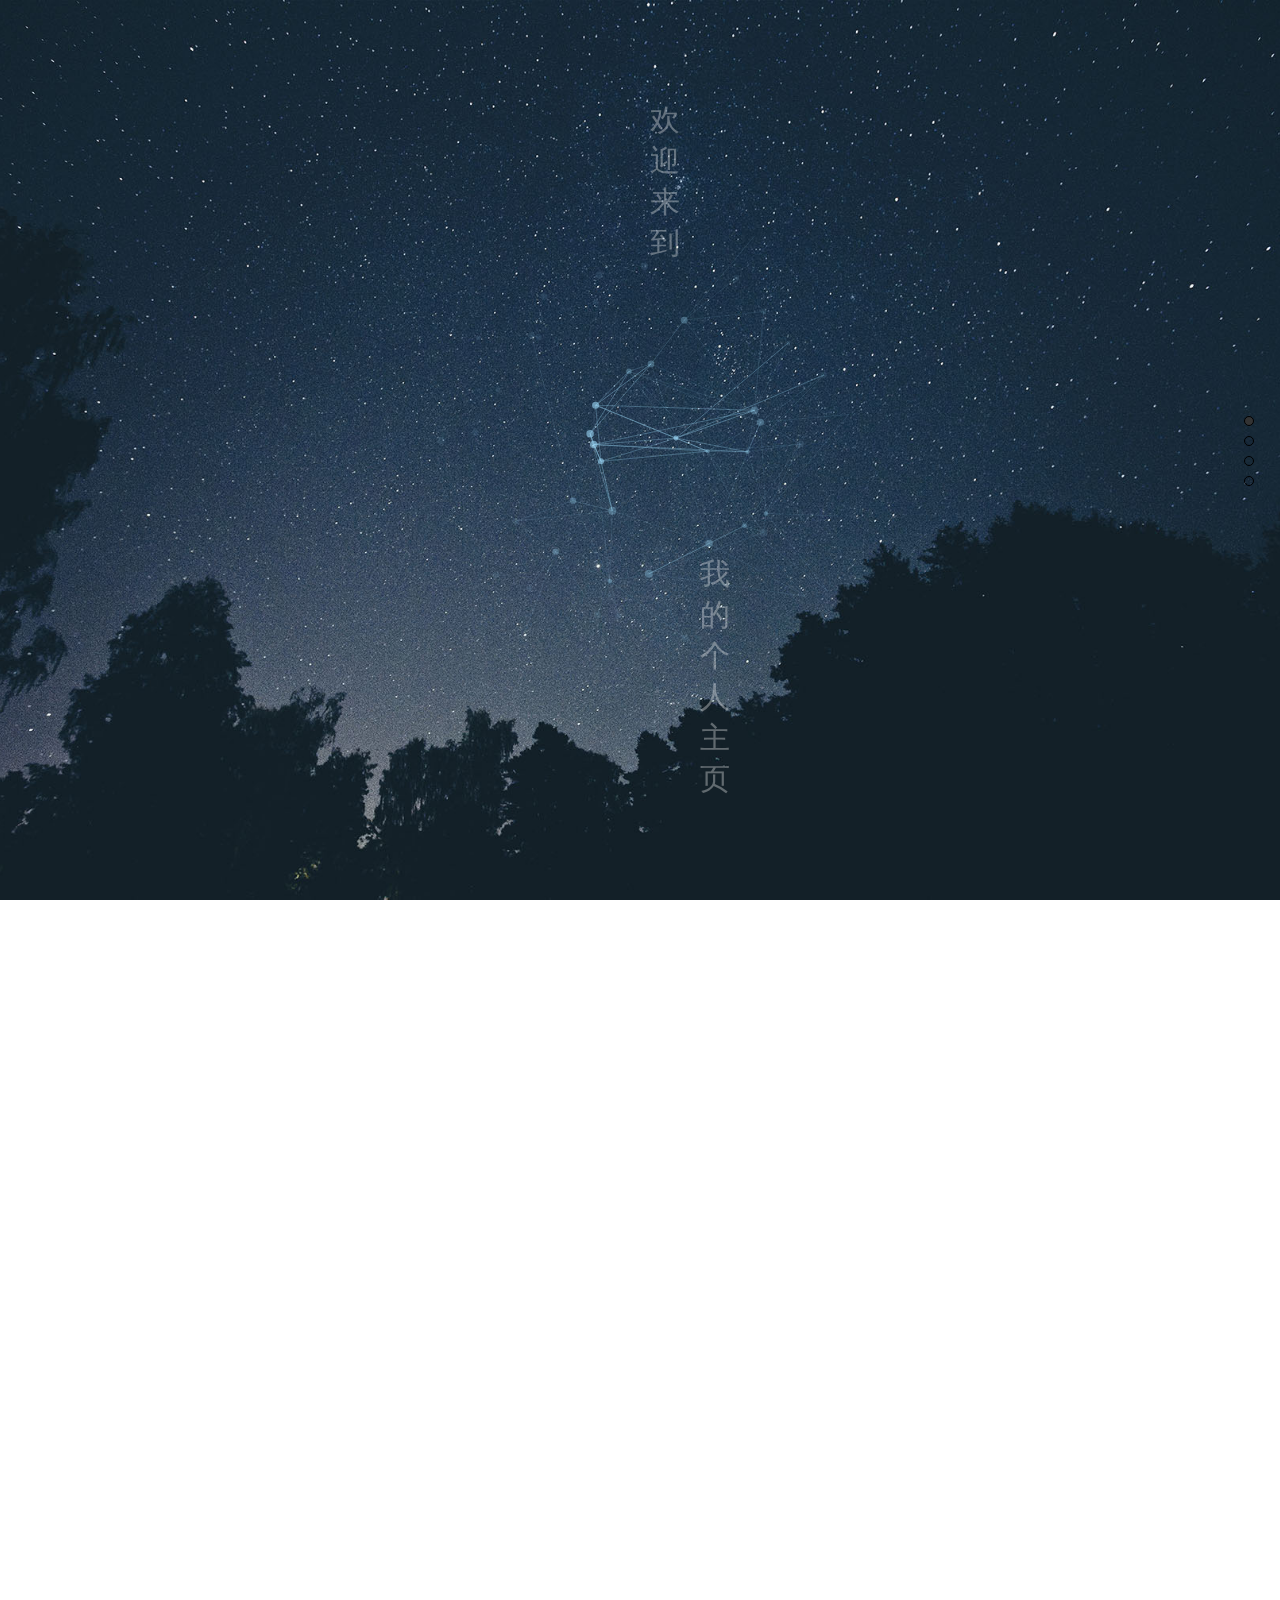
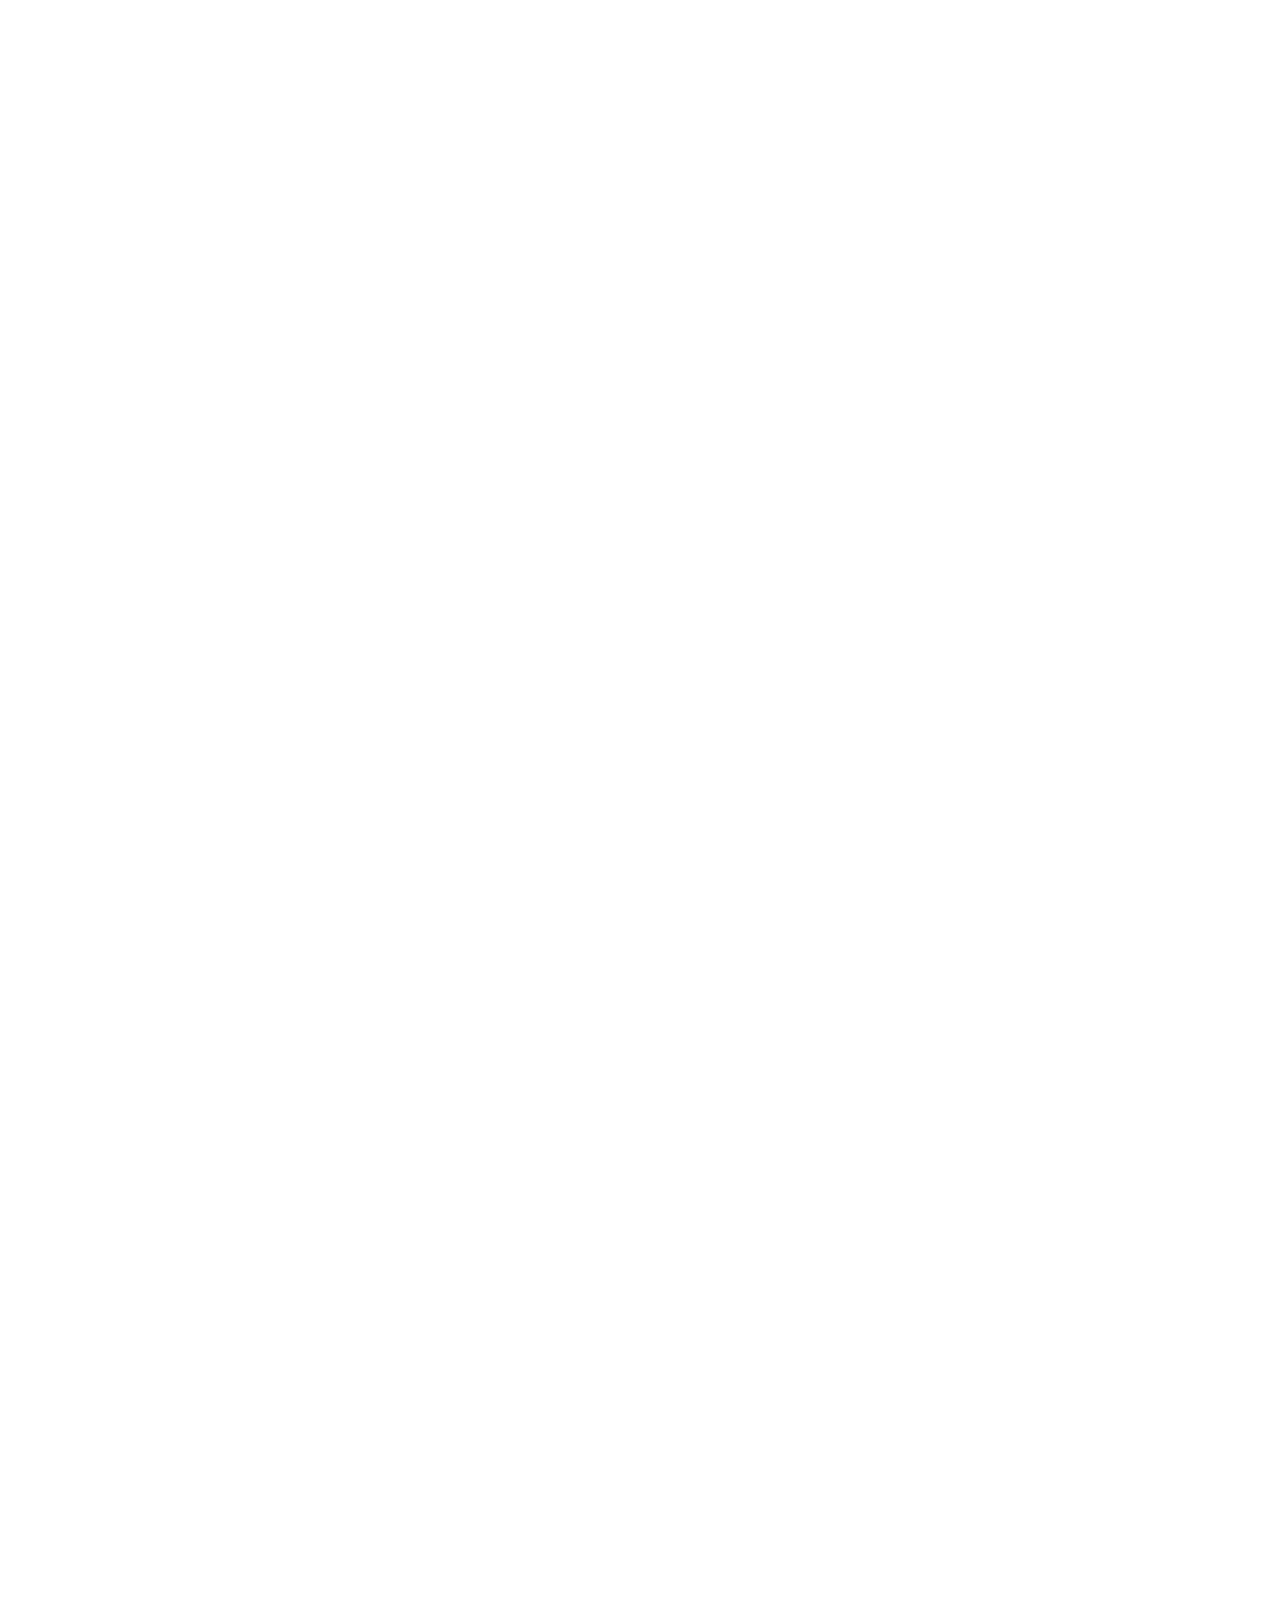
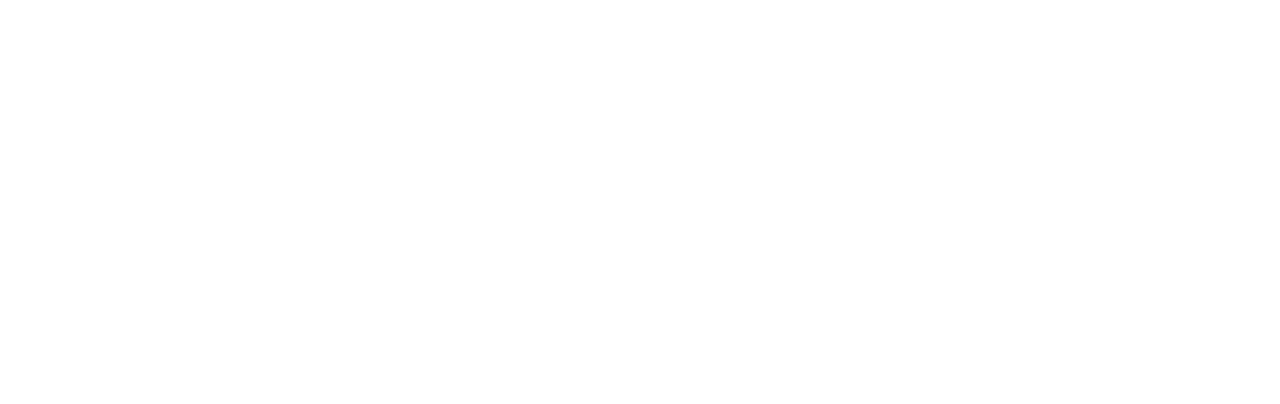
<file: index.html>
<!doctype html>
<html lang="en">
<head>
    <meta charset="UTF-8">
    <title>Document</title>
    <link rel="stylesheet" href="css/css.css">
    <style>
        iframe{
            width: 100%;
            height: 100%;
        }
    </style>
</head>
<body>

<div id="dowebok">
    <div class="section">
        <div class="content">
            <div id="large-header" class="large-header">
                <canvas id="demo-canvas"></canvas>
                <p class="thin">欢迎来到</p>
                <p class="thin2">我的个人主页</p>

            </div>
        </div>
    </div>
    <div class="section" id="dier">
        <div class="zhezhaozhao">
            <div class="ziwo">
                <h1>我精通的技能</h1>
                <div class="jindutiao">
                    <div class="jindu">
                        <canvas width="200" height="200" id="canvas1"></canvas>
                        <p>HTML</p>
                    </div>
                    <div class="jindu3">
                        <canvas width="200" height="200" id="canvas3"></canvas>
                        <p>CSS</p>
                    </div>
                    <div class="jindu2">
                        <canvas width="200" height="200" id="canvas2"></canvas>
                        <p>JavaScript</p>
                    </div>


                </div>
            </div>
        </div>
    </div>
    <div class="section">
        <!-- <div class="xiangmu">
            <div class="xiangmu-top">
                <h1>我的近期项目</h1>
                <p>项目展示</p>
            </div>
            <div class="xiangmu-bottom">
                <ul>
                    <li>
                        <a href="">
                            <img src="img/dazi.jpg" alt="">
                        </a>
                        <div class="tishi">
                            <p>打字游戏</p>
                        </div>
                    </li>
                    <li>
                        <a href="">
                            <img src="img/11.jpg" alt="">
                        </a>
                        <div class="tishi"><p>打字游戏</p></div>
                    </li>
                    <li>
                        <a href="">
                            <img src="img/dazi.jpg" alt="">
                        </a>
                        <div class="tishi"><p>打字游戏</p></div>
                    </li>
                    <li>
                        <a href="">
                            <img src="img/11.jpg" alt="">
                        </a>
                        <div class="tishi"><p>打字游戏</p></div>
                    </li>
                </ul>
                <ul>
                    <li>
                        <a href="">
                            <img src="img/11.jpg" alt="">
                        </a>
                        <div class="tishi"><p>打字游戏</p></div>
                    </li>
                    <li>
                        <a href="">
                            <img src="img/dazi.jpg" alt="">
                        </a>
                        <div class="tishi"><p>打字游戏</p></div>
                    </li>
                    <li>
                        <a href="">
                            <img src="img/11.jpg" alt="">
                        </a>
                        <div class="tishi"><p>打字游戏</p></div>
                    </li>
                    <li>
                        <a href="">
                            <img src="img/dazi.jpg" alt="">
                        </a>
                        <div class="tishi"><p>打字游戏</p></div>
                    </li>
                </ul>
            </div>
        </div> -->
        <iframe src="css/zhenchuang/11/index.html" frameborder="0"></iframe>


    </div>
    <div class="section" id="siping">
        <div class="zhezhao">

        </div>
        <div class="biao">
            <div class="biaoti">
                <h1>雇佣我</h1>
                <p>5年以上开发经验，你值得拥有 </p>
            </div>
            <div class="dizhi">
                <div class="ipt">
                    <input type="text" id="mingzi" placeholder="Your Name">
                    <input type="text" id="mingzi" placeholder="Your Email">
                    <textarea id="neirong" cols="30" rows="10" placeholder="Message"></textarea>
                </div>
                <div class="iptyou">
                    <h3 id="dizhi">我的地址</h3>
                    <p id="zuobiao">坐标中国太原小店区 </p>
                    <p id="dizhi1"><i>地址：</i> 太原</p>
                    <h3 id="dizhi">联系我</h3>
                    <p id="lianxi"><i>QQ:</i>237100544</p>
                    <p id="lianxi"><i>手机号：</i>124546576864</p>
                </div>
            </div>

            <!--</div>-->
            <!--</div>-->
            <!--<nav class="codrops-demos">-->
            <!--<a class="current-demo" href="index.html">Demo 1</a>-->
            <!--<a href="index2.html">Demo 2</a>-->
            <!--<a href="index3.html">Demo 3</a>-->
            <!--<a href="index4.html">Demo 4</a>-->
            <!--</nav>-->
        </div>
    </div>
</div>
</body>
<script src="js/jquery-3.2.1.min.js"></script>
<script src="js/jquery.fullPage.js"></script>
<script src="js/TweenLite.min.js"></script>
<script src="js/EasePack.min.js"></script>
<script src="js/rAF.js"></script>
<script src="js/demo-1.js"></script>
<script src="js/zj.js"></script>
</html>
</file>
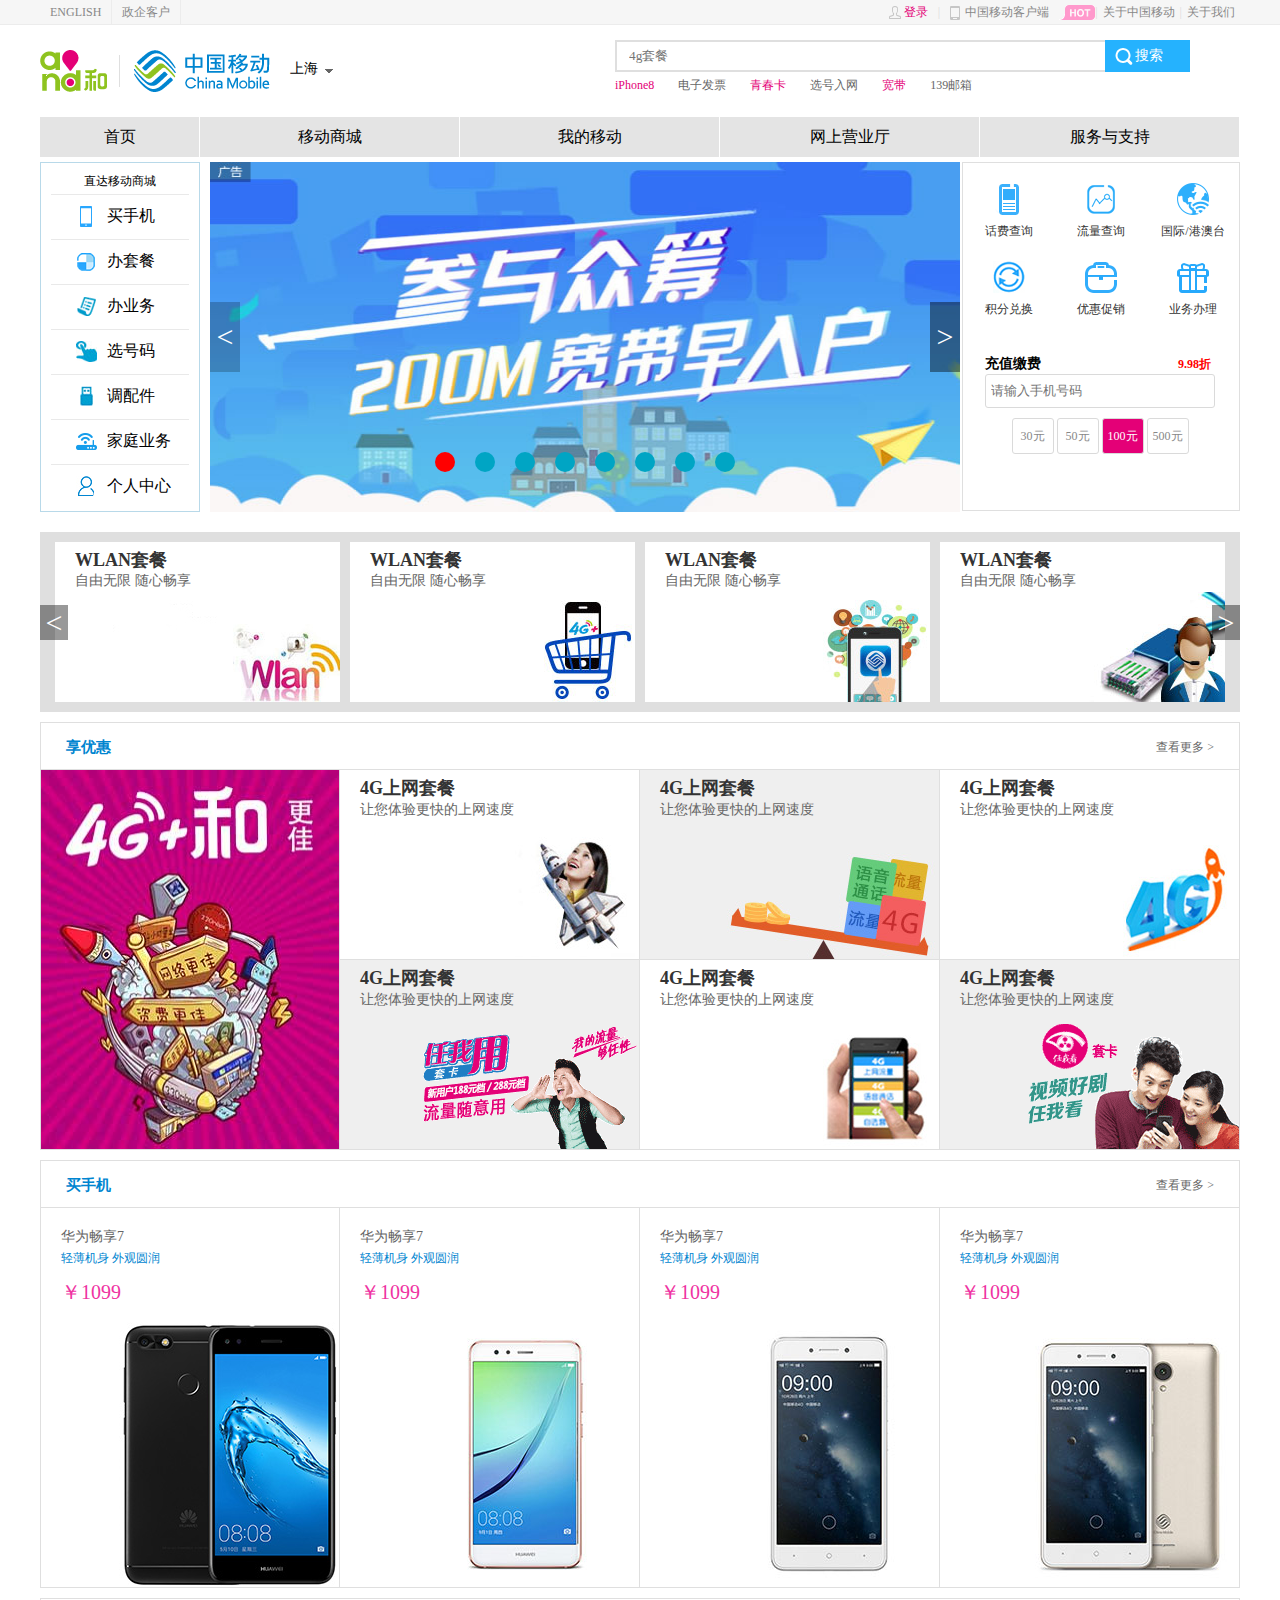
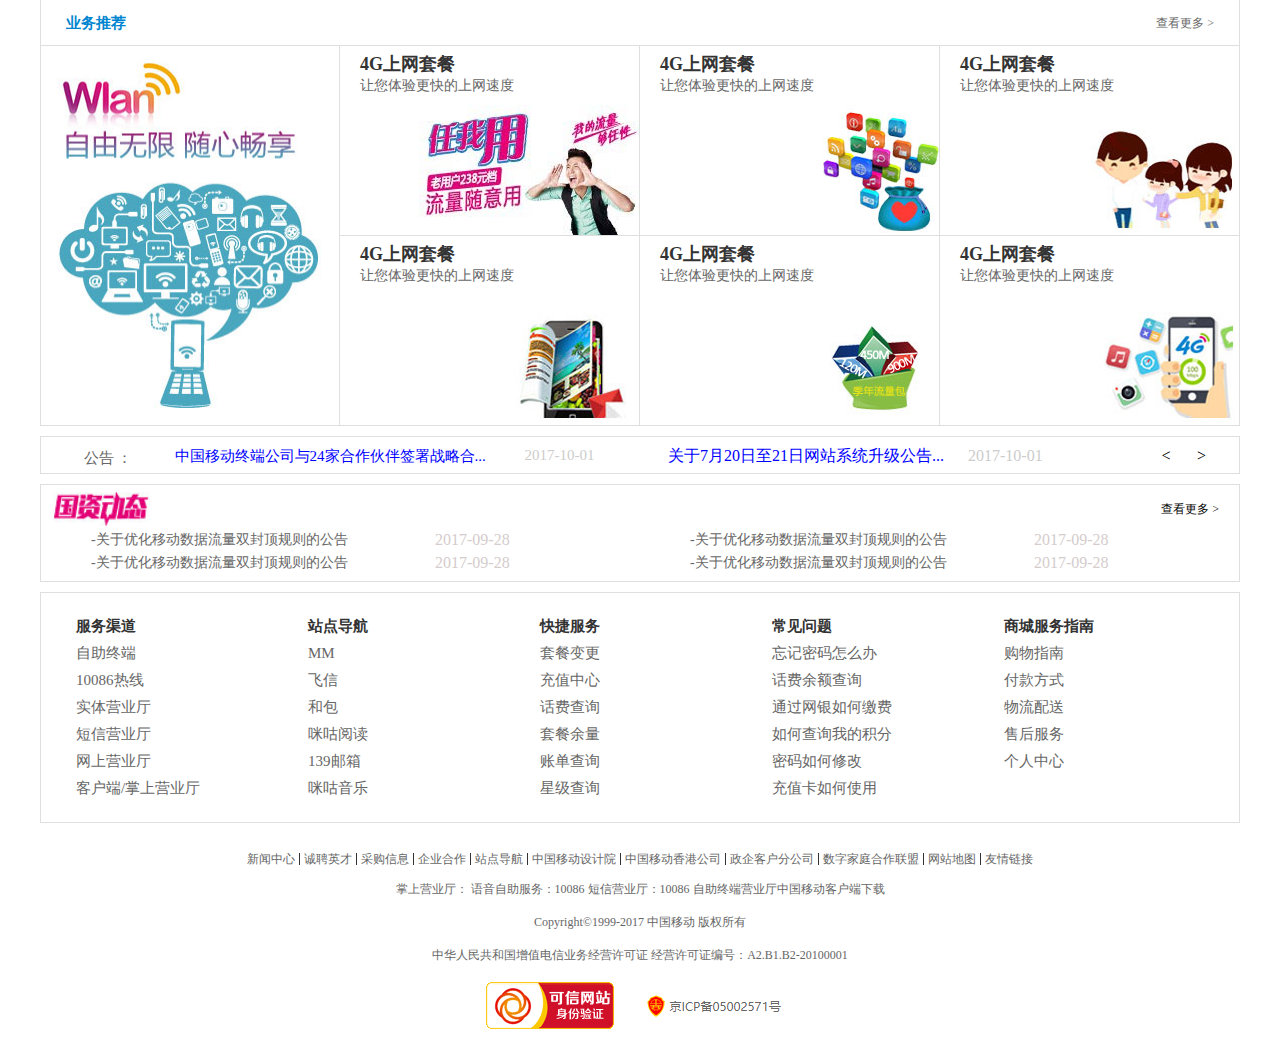
<file: qita/yidong/index.html>
<!DOCTYPE html>
<html lang="en">
<head>
    <meta charset="UTF-8">
    <title>中国移动</title>
    <link rel="stylesheet" href="CSS/index.css">
    <link rel="stylesheet" href="CSS/base.css">
</head>
<body>
<!--顶部-->
<div class="ding">
    <div class="dingbu">
        <div class="left1">
            <a href="">ENGLISH</a>
            <a href="">政企客户</a>
        </div>
        <div class="right">
            <div class="denglu">
                <a href="">登录</a>
            </div>
            <span>|</span>
            <div class="kehu">
                <a id="xian" href="">中国移动客户端</a>
                <img src="img/42.gif" alt="">
                <div class="erweima">
                    <img src="img/erweima.jpg" alt="">
                    <p>扫一扫，随时查话费！</p>
                </div>
            </div>
            <span>|</span>
            <div class="gyyd">
                <a href="">关于中国移动</a>
            </div>
            <span>|</span>
            <div class="gyyd">
                <a href="">关于我们</a>
            </div>

        </div>
    </div>
</div>
<!--顶部结束-->
<!-- 搜索栏 -->
<div class="input">
    <div class="input1">
        <div class="input-left">
            <div class="diqu">
                <a href="">
                    <img src="img/41.png" alt="">
                </a>
            </div>
            <div class="diyu">
                <div class="chushi">上海</div>
            </div>
        </div>
        <div class="input-1">
            <form action="">
                <input id='sousou' type="text" placeholder="4g套餐">
				<span>
					<input id='tijiao' type="submit" value="搜索">
				</span>
            </form>
            <div class="xiaodaohang">
                <a href="">iPhone8</a>
                <a href="">电子发票</a>
                <a href="">青春卡</a>
                <a href="">选号入网</a>
                <a href="">宽带</a>
                <a href="">139邮箱</a>
            </div>
        </div>
    </div>
</div>
<!-- 搜索栏结束 -->
<!-- 导航 -->
<div class="daohang">
    <div class="daohang-1">
        <ul class="daohang-2">
            <li>首页</li>
            <li>移动商城</li>
            <li>我的移动</li>
            <li>网上营业厅</li>
            <li>服务与支持</li>
        </ul>
    </div>
</div>
<!-- 导航结束 -->
<!-- banner -->
<div class="banner">
    <div class="banner-neirong">
        <!-- 商城商品分类 -->
        <div class="shangfenlei">
            <p>直达移动商城</p>
            <ul class="fenleiye">
                <li>
                    <img src="img/45.gif" alt="">
                    <a href="">买手机</a>
                </li>
                <li>
                    <img src="img/46.gif" alt="">
                    <a href="">办套餐</a>
                </li>
                <li>
                    <img src="img/47.gif" alt="">
                    <a href="">办业务</a>
                </li>
                <li>
                    <img src="img/50.jpg" alt="">
                    <a href="">选号码</a>
                </li>
                <li>
                    <img src="img/48.gif" alt="">
                    <a href="">调配件</a>
                </li>
                <li>
                    <img src="img/wuxian.png" alt="">
                    <a href="">家庭业务</a>
                </li>
                <li>
                    <img src="img/wawa.jpg" alt="">
                    <a href="">个人中心</a>
                </li>
            </ul>
        </div>
        <!-- 商城商品分类结束 -->
        <!-- 轮播图 -->
        <div class="box-s">
            <ul class="imges">
                <li class="active"><img src="lunbo/1.jpg" alt=""></li>
                <li><img src="lunbo/2.jpg" alt=""></li>
                <li><img src="lunbo/3.jpg" alt=""></li>
                <li><img src="lunbo/4.jpg" alt=""></li>
                <li><img src="lunbo/5.jpg" alt=""></li>
                <li><img src="lunbo/6.jpg" alt=""></li>
                <li><img src="lunbo/7.jpg" alt=""></li>
                <li><img src="lunbo/8.jpg" alt=""></li>
            </ul>
            <ul class="dian">
                <li class="active"></li>
                <li></li>
                <li></li>
                <li></li>
                <li></li>
                <li></li>
                <li></li>
                <li></li>
            </ul>
            <div class="zuozuo">&lt;</div>
            <div class="youyou">&gt;</div>
        </div>
        <!-- 轮播图结束 -->
        <!-- 充话费 -->
        <div class="chonghuafei">
            <div class="fenkuai">
                <ul class='chong'>
                    <li>
                        <a href="">话费查询</a>
                    </li>
                    <li>
                        <a href="">流量查询</a>
                    </li>
                    <li>
                        <a href="">国际/港澳台</a>
                    </li>
                    <li>
                        <a href="">积分兑换</a>
                    </li>
                    <li>
                        <a href="">优惠促销</a>
                    </li>
                    <li>
                        <a href="">业务办理</a>
                    </li>
                </ul>
            </div>
            <div class="chongzhi">
                <p>
                    <a href="">充值缴费</a>
                    <span>9.98折</span>
                </p>
                <div class="chongzhihuafei">
                    <input type="text" placeholder="请输入手机号码">
                </div>
                <div class="chongduoshao">
                    <div>30元</div>
                    <div>50元</div>
                    <div class="active">100元</div>
                    <div>500元</div>
                </div>
            </div>
        </div>
        <!-- 充话费结束 -->
    </div>
</div>
<!--  banner 结束 -->

<!--优惠套餐-->
<div class="long-box">
    <div class="long-inner">
        <ul class="long">
            <li>
                <h3>WLAN套餐</h3>
                <h4>自由无限 随心畅享</h4>
                <div><img src="img/long-pc5.jpg" alt=""></div>
            </li>
            <li>
                <h3>WLAN套餐</h3>
                <h4>自由无限 随心畅享</h4>
                <div><img src="img/long-pc6.jpg" alt=""></div>
            </li>
            <li>
                <h3>WLAN套餐</h3>
                <h4>自由无限 随心畅享</h4>
                <div><img src="img/long-pc7.jpg" alt=""></div>
            </li>
            <li>
                <h3>WLAN套餐</h3>
                <h4>自由无限 随心畅享</h4>
                <div><img src="img/long-pc8.jpg" alt=""></div>
            </li>

            <li>
                <h3>WLAN套餐</h3>
                <h4>自由无限 随心畅享</h4>
                <div><img src="img/long-pc1.jpg" alt=""></div>
            </li>
            <li>
                <h3>WLAN套餐</h3>
                <h4>自由无限 随心畅享</h4>
                <div><img src="img/long-pc2.jpg" alt=""></div>
            </li>
            <li>
                <h3>WLAN套餐</h3>
                <h4>自由无限 随心畅享</h4>
                <div><img src="img/long-pc3.jpg" alt=""></div>
            </li>
            <li>
                <h3>WLAN套餐</h3>
                <h4>自由无限 随心畅享</h4>
                <div><img src="img/long-pc4.jpg" alt=""></div>
            </li>

            <li>
                <h3>WLAN套餐</h3>
                <h4>自由无限 随心畅享</h4>
                <div><img src="img/long-pc1.jpg" alt=""></div>
            </li>
            <li>
                <h3>WLAN套餐</h3>
                <h4>自由无限 随心畅享</h4>
                <div><img src="img/long-pc2.jpg" alt=""></div>
            </li>
            <li>
                <h3>WLAN套餐</h3>
                <h4>自由无限 随心畅享</h4>
                <div><img src="img/long-pc3.jpg" alt=""></div>
            </li>
            <li>
                <h3>WLAN套餐</h3>
                <h4>自由无限 随心畅享</h4>
                <div><img src="img/long-pc4.jpg" alt=""></div>
            </li>

            <li>
                <h3>WLAN套餐</h3>
                <h4>自由无限 随心畅享</h4>
                <div><img src="img/long-pc5.jpg" alt=""></div>
            </li>
            <li>
                <h3>WLAN套餐</h3>
                <h4>自由无限 随心畅享</h4>
                <div><img src="img/long-pc6.jpg" alt=""></div>
            </li>
            <li>
                <h3>WLAN套餐</h3>
                <h4>自由无限 随心畅享</h4>
                <div><img src="img/long-pc7.jpg" alt=""></div>
            </li>
            <li>
                <h3>WLAN套餐</h3>
                <h4>自由无限 随心畅享</h4>
                <div><img src="img/long-pc8.jpg" alt=""></div>
            </li>
        </ul>
    </div>
    <div class="left-long">&lt;</div>
    <div class="next-long">&gt;</div>
</div>
<!--优惠套餐结束-->

<!--享优惠-->
<div class="main">
    <div class="main-title">
        <span>享优惠</span>
        <span>查看更多 > </span>
    </div>
    <div class="main-inner">
        <div class="main-left">
            <img src="img/main-left.jpg" alt="">
        </div>
        <ul class="main-right">
            <li>
                <h3>4G上网套餐</h3>
                <h4>让您体验更快的上网速度</h4>
                <div>
                    <img src="img/main-right-pc1.jpg" alt="">
                </div>
            </li>
            <li class="add-bgc">
                <h3>4G上网套餐</h3>
                <h4>让您体验更快的上网速度</h4>
                <div>
                    <img src="img/main-right-pc2.jpg" alt="">
                </div>
            </li>
            <li>
                <h3>4G上网套餐</h3>
                <h4>让您体验更快的上网速度</h4>
                <div>
                    <img src="img/main-right-pc3.jpg" alt="">
                </div>
            </li>
            <li class="add-bgc">
                <h3>4G上网套餐</h3>
                <h4>让您体验更快的上网速度</h4>
                <div>
                    <img src="img/main-right-pc4.jpg" alt="">
                </div>
            </li>
            <li>
                <h3>4G上网套餐</h3>
                <h4>让您体验更快的上网速度</h4>
                <div>
                    <img src="img/main-right-pc5.jpg" alt="">
                </div>
            </li>
            <li class="add-bgc">
                <h3>4G上网套餐</h3>
                <h4>让您体验更快的上网速度</h4>
                <div>
                    <img src="img/main-right-pc6.gif" alt="">
                </div>
            </li>
        </ul>
    </div>
</div>
<!--享优惠结束-->
<!--买手机-->
<div class="main">
    <div class="main-title">
        <span>买手机</span>
        <span>查看更多 > </span>
    </div>
    <ul class="shouji">
        <li>
            <h4>华为畅享7</h4>
            <h5>轻薄机身 外观圆润</h5>
            <span>￥1099</span>
            <div>
                <img src="img/shouji-pc1.jpg" alt="">
            </div>
        </li>
        <li class="del-line">
            <h4>华为畅享7</h4>
            <h5>轻薄机身 外观圆润</h5>
            <span>￥1099</span>
            <div>
                <img src="img/shouji-pc2.jpg" alt="">
            </div>
        </li>
        <li class="del-line">
            <h4>华为畅享7</h4>
            <h5>轻薄机身 外观圆润</h5>
            <span>￥1099</span>
            <div>
                <img src="img/shouji-pc4.jpg" alt="">
            </div>
        </li>
        <li class="del-line">
            <h4>华为畅享7</h4>
            <h5>轻薄机身 外观圆润</h5>
            <span>￥1099</span>
            <div>
                <img src="img/shouji-pc3.jpg" alt="">
            </div>
        </li>
    </ul>
</div>
<!--买手机结束-->
<!--业务推荐开始-->
<div class="main">
    <div class="main-title">
        <span>业务推荐</span>
        <span>查看更多 > </span>
    </div>
    <div class="main-inner">
        <div class="main-left">
            <img src="img/yewu-left.jpg" alt="">
        </div>
        <ul class="main-right">
            <li>
                <h3>4G上网套餐</h3>
                <h4>让您体验更快的上网速度</h4>
                <div>
                    <img src="img/yewu-right-pc1.jpg" alt="">
                </div>
            </li>
            <li>
                <h3>4G上网套餐</h3>
                <h4>让您体验更快的上网速度</h4>
                <div>
                    <img src="img/yewu-right-pc2.jpg" alt="">
                </div>
            </li>
            <li>
                <h3>4G上网套餐</h3>
                <h4>让您体验更快的上网速度</h4>
                <div>
                    <img src="img/yewu-right-pc3.jpg" alt="">
                </div>
            </li>
            <li>
                <h3>4G上网套餐</h3>
                <h4>让您体验更快的上网速度</h4>
                <div>
                    <img src="img/yewu-right-pc4.jpg" alt="">
                </div>
            </li>
            <li>
                <h3>4G上网套餐</h3>
                <h4>让您体验更快的上网速度</h4>
                <div>
                    <img src="img/yewu-right-pc5.jpg" alt="">
                </div>
            </li>
            <li>
                <h3>4G上网套餐</h3>
                <h4>让您体验更快的上网速度</h4>
                <div>
                    <img src="img/yewu-right-pc6.jpg" alt="">
                </div>
            </li>
        </ul>
    </div>
</div>
<!--业务推荐-->
<!--公告-->
<div class="public">
    <div><span class="public-icon"></span>公告 ：</div>
    <ul class="news-one">
        <li>
            <a href="">中国移动终端公司与24家合作伙伴签署战略合...</a>
            <span>2017-10-01</span>
        </li>

        <li>
            <a href="">中国移动山西公司运城分公司2017年集团业务...</a>
            <span>2017-10-02</span>
        </li>

        <li>
            <a href="">中国移动山西公司外部线下社会渠道代收费业...</a>
            <span>2017-10-03</span>
        </li>

        <li>
            <a href="">关于7月20日至21日网站系统升级公告...</a>
            <span>2017-10-04</span>
        </li>
    </ul>
    <ul class="news-two">
        <li>
            <a href="">关于7月20日至21日网站系统升级公告...</a>
            <span>2017-10-01</span>
        </li>

        <li>
            <a href="">中国移动终端公司与24家合作伙伴签署战略合...</a>
            <span>2017-10-02</span>
        </li>

        <li>
            <a href="">中国移动山西公司运城分公司2017年集团业务...</a>
            <span>2017-10-03</span>
        </li>

        <li>
            <a href="">中国移动山西公司外部线下社会渠道代收费业...</a>
            <span>2017-10-04</span>
        </li>
        >
    </ul>
    <div class="zuo">&lt;</div>
    <div class="you">&gt;</div>
</div>
<!--公告结束-->
<!--动态-->
<div class="boxactive">
    <div class="active-t">
        <div class="active-title">
            <img src="img/active.jpg" alt="">
        </div>
        <span>查看更多 ></span>
    </div>
    <div class="active-bottom">
        <div class="a-txt">
            <span>-关于优化移动数据流量双封顶规则的公告</span>
            <span>2017-09-28</span>
        </div>
        <div class="a-txt">
            <span>-关于优化移动数据流量双封顶规则的公告</span>
            <span>2017-09-28</span>
        </div>
        <div class="a-txt">
            <span>-关于优化移动数据流量双封顶规则的公告</span>
            <span>2017-09-28</span>
        </div>
        <div class="a-txt">
            <span>-关于优化移动数据流量双封顶规则的公告</span>
            <span>2017-09-28</span>
        </div>
    </div>
</div>
<!--动态结束-->
<!--信息-->
<div class="mess">
    <ul>
        <li class="mess-first">服务渠道</li>
        <li>自助终端</li>
        <li>10086热线</li>
        <li>实体营业厅</li>
        <li>短信营业厅</li>
        <li>网上营业厅</li>
        <li>客户端/掌上营业厅</li>
    </ul>
    <ul>
        <li class="mess-first">站点导航</li>
        <li>MM</li>
        <li>飞信</li>
        <li>和包</li>
        <li>咪咕阅读</li>
        <li>139邮箱</li>
        <li>咪咕音乐</li>
    </ul>
    <ul>
        <li class="mess-first">快捷服务</li>
        <li>套餐变更</li>
        <li>充值中心</li>
        <li>话费查询</li>
        <li>套餐余量</li>
        <li>账单查询</li>
        <li>星级查询</li>
    </ul>
    <ul>
        <li class="mess-first">常见问题</li>
        <li>忘记密码怎么办</li>
        <li>话费余额查询</li>
        <li>通过网银如何缴费</li>
        <li>如何查询我的积分</li>
        <li>密码如何修改</li>
        <li>充值卡如何使用</li>
    </ul>
    <ul>
        <li class="mess-first">商城服务指南</li>
        <li>购物指南</li>
        <li>付款方式</li>
        <li>物流配送</li>
        <li>售后服务</li>
        <li>个人中心</li>
    </ul>
</div>
<!--信息结束-->
<!--底部信息-->
<div class="footer">
    <ul class="f-one">
        <li>新闻中心</li>
        <li>诚聘英才</li>
        <li>采购信息</li>
        <li>企业合作</li>
        <li>站点导航</li>
        <li>中国移动设计院</li>
        <li>中国移动香港公司</li>
        <li>政企客户分公司</li>
        <li>数字家庭合作联盟</li>
        <li>网站地图</li>
        <li class="del-lastline">友情链接</li>
    </ul>
    <ul class="f-two">
        <li>掌上营业厅： 语音自助服务：10086 短信营业厅：10086 自助终端营业厅中国移动客户端下载</li>
        <li>Copyright©1999-2017 中国移动 版权所有</li>
        <li>中华人民共和国增值电信业务经营许可证 经营许可证编号：A2.B1.B2-20100001</li>
    </ul>
    <div class="footer-tu">
        <div><img src="img/shangbiao.png" alt=""></div>
        <div><img src="img/shangbiao2.png" alt=""></div>
    </div>
</div>
</body>
<script src="JS/yidong.js"></script>
</html>
</file>
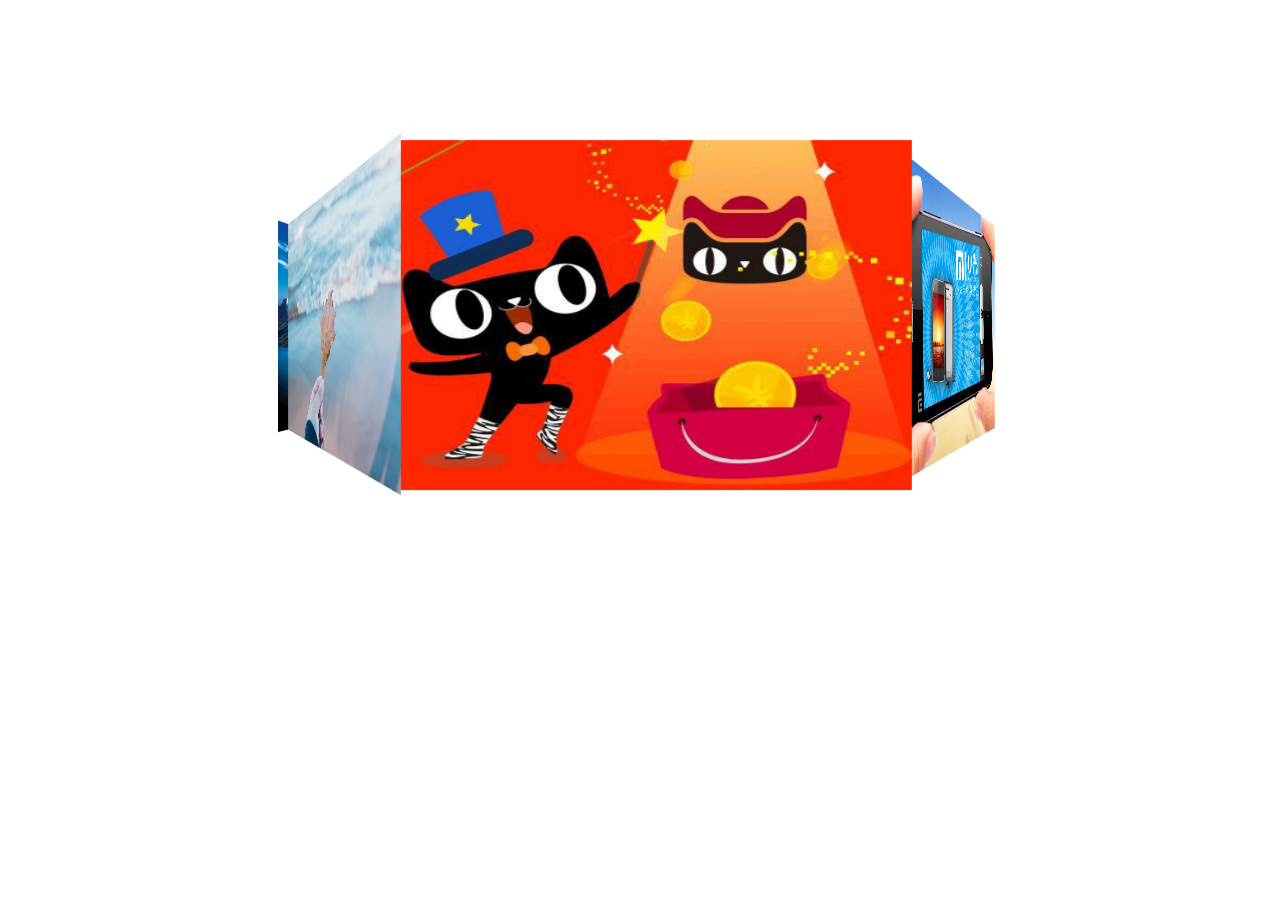
<file: css/zhenchuang/11/index.html>
﻿<!DOCTYPE html>
<html lang="zh">
<head>
<meta charset="UTF-8">
<meta http-equiv="X-UA-Compatible" content="IE=edge,chrome=1"> 
<meta name="viewport" content="width=device-width, initial-scale=1.0">
<title>1</title>

<link rel="stylesheet" type="text/css" href="css/normalize.css" />
<link rel="stylesheet" type="text/css" href="css/demo.css">
<link rel="stylesheet" href="css/style.css">
<style>
	htmt{
		width: 100%;
		height: 100%;
	
	}
	body{
		width: 100%;
		height: 100%;
		background: url("http://p1.pichost.me/i/7/1301443.jpg") no-repeat center;
		background-size: cover; 
	}
	figure img{
		width: 520px;
		height: 350px;
	}
	a{
		display: block;
	}
</style>
</head>
<body>

<div class="htmleaf-container">


	<h2 style="line-height: 100px;color: #fff;">近期项目</h2>
	<div class="carousel">
		<figure>
			<a href="../../../qita/tianmao/tianmao.html"><img src="img/tianmao.jpg" alt=""></a>
			<a href="../../../qita/xiaomi/mi.html"><img src="img/xiaomi.jpg" alt=""></a>
			<a href="../../../qita/yidong/index.html"><img src="img/yidong.jpg" alt=""></a>
			<a href="../../../qita/dazi/dazi.html"><img src="img/dazi(1).jpg" alt=""></a>
			<a href="../../../qita/tudo/todo.html"><img src="img/tudo.jpg" alt=""></a>
			<a href="../../../qita/wuziqi/wuziqi.html"><img src="img/wuziqi.jpg" alt=""></a>
			<a href=""><img src="img/7.jpg" alt=""></a>
			<a href=""><img src="img/8.jpg" alt=""></a>
		</figure>
		<nav>
			<button class="nav prev" style="color: #fff;">上一张</button>
			<button class="nav next" style="color: #fff;">下一张</button>
		</nav>
	</div>


</div>

<script type="text/javascript">
	'use strict';

	window.addEventListener('load', function () {
		var carousels = document.querySelectorAll('.carousel');

		for (var i = 0; i < carousels.length; i++) {
			carousel(carousels[i]);
		}
	});

	function carousel(root) {
		var figure = root.querySelector('figure'),
			nav = root.querySelector('nav'),
			images = figure.children,
			n = images.length,
			gap = root.dataset.gap || 0,
			bfc = 'bfc' in root.dataset,
			theta = 2 * Math.PI / n,
			currImage = 0;

		setupCarousel(n, parseFloat(getComputedStyle(images[0]).width));
		window.addEventListener('resize', function () {
			setupCarousel(n, parseFloat(getComputedStyle(images[0]).width));
		});

		setupNavigation();

		function setupCarousel(n, s) {
			var apothem = s / (2 * Math.tan(Math.PI / n));

			figure.style.transformOrigin = '50% 50% ' + -apothem + 'px';

			for (var i = 0; i < n; i++) {
				images[i].style.padding = gap + 'px';
			}for (i = 1; i < n; i++) {
				images[i].style.transformOrigin = '50% 50% ' + -apothem + 'px';
				images[i].style.transform = 'rotateY(' + i * theta + 'rad)';
			}
			if (bfc) for (i = 0; i < n; i++) {
				images[i].style.backfaceVisibility = 'hidden';
			}rotateCarousel(currImage);
		}

		function setupNavigation() {
			nav.addEventListener('click', onClick, true);

			function onClick(e) {
				e.stopPropagation();

				var t = e.target;
				if (t.tagName.toUpperCase() != 'BUTTON') return;

				if (t.classList.contains('next')) {
					currImage++;
				} else {
					currImage--;
				}

				rotateCarousel(currImage);
			}
		}

		function rotateCarousel(imageIndex) {
			figure.style.transform = 'rotateY(' + imageIndex * -theta + 'rad)';
		}
	}
</script>

<div style="text-align:center;margin:50px 0; font:normal 14px/24px 'MicroSoft YaHei';">

</div>
</body>
</html>
</file>
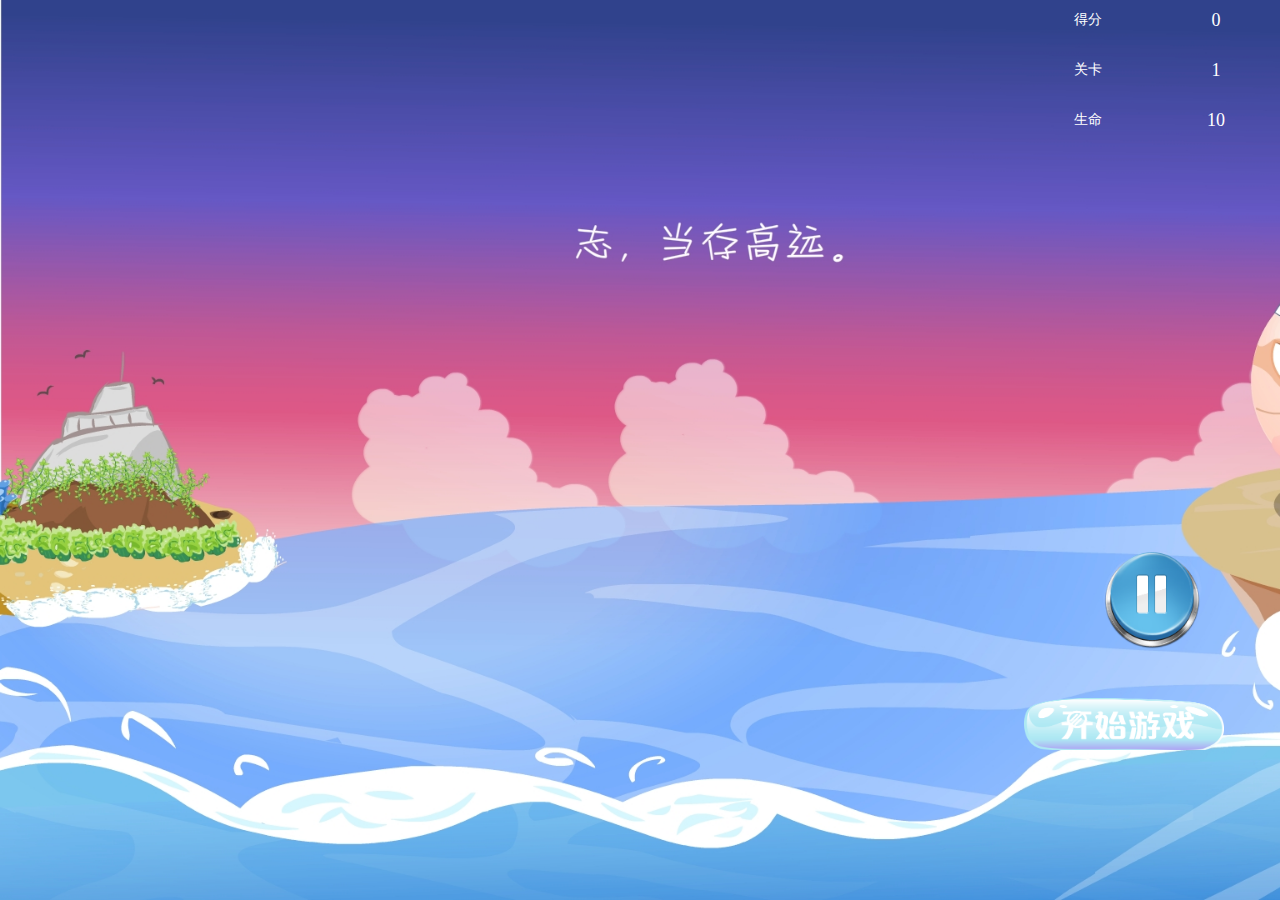
<file: qita/dazi/dazi.html>
<!DOCTYPE html>
<html lang="en">
<head>
    <meta charset="UTF-8">
    <title>Title</title>
    <style>
        html,body{
            width:100%;
            height:100%;
            padding:0;
            margin:0;
        }
        .main{
            width:100%;
            height:100%;
            background:url("bg.jpg") no-repeat;
            background-size: cover;
            position:relative;
            overflow:hidden;
        }
        .left-box{
            width:80%;
            height:100%;
            float:left;
        }
        .right{
            width:20%;
            height:100%;
            float:left;
            position:relative;
        }
        .information{
            width:100%;
            height:40px;
            margin:10px 0 10px;
        }
        .top{
            width:50%;
            height:19px;
            color:#fff;
            text-align:center;
            line-height:19px;
            font-size:14px;
            float:left;
        }
        .num{
            width:50%;;
            height:20px;
            color:#fff;
            text-align:center;
            line-height:20px;
            font-size:18px;
            margin-bottom:10px;
            float:left;
        }
        .play {
            width:100%;
            height:100px;
            background:url("ks.png") no-repeat;
            background-size: 200px 150px;
            color:#fff;
            text-align:center;
            line-height:18px;
            margin:0 auto 10px;
            border-radius:10px;
            cursor:pointer;
            position:absolute;
            bottom:140px;
        }
        .pause{
            width:100%;
            height:100px;
            color:#fff;
            background:url("zt.png") no-repeat center;
            background-size:contain;
            text-align:center;
            line-height:18px;
            margin:0 auto;
            border-radius:10px;
            cursor:pointer;
            position:absolute;
            bottom:250px;
            -webkit-user-select: none;
            -moz-user-select: none;
            -ms-user-select: none;
            user-select: none;
        }

        .letter{
            width:60px;
            height:100px;
            text-align:center;
            position:absolute;
            transition:all .1s;
            background-size:contain;
            background-repeat:no-repeat;
        }
    </style>
</head>
<body>
    <div class="main">
        <div class="left-box"></div>
        <div class="right">
            <div class="information">
                <div class="top">得分</div>
                <div class="num" id="fenshu">0</div>
            </div>
            <div class="information">
                <div class="top">关卡</div>
                <div class="num" id="guanka">1</div>
            </div>
            <div class="information">
                <div class="top">生命</div>
                <div class="num" id="shengming">10</div>
            </div>
            <div class="play"></div>
            <div class="pause"></div>
        </div>
    </div>
    <script>
        class Game {
            constructor(leftBox, fenshu, guanka, shengming) {
                this.leftBox = leftBox;
                this.num = 3;
                this.obj = {};
                this.color = ["red", "yellow", "green", "pink", "18FFD6", "FF026C"];
                this.fenshu = fenshu;
                this.fenshuNum = 0;
                this.guanka = guanka;
                this.guankaNum = 1;
                this.speed = 5;
                this.shengming = shengming;
                this.shengmingNum = 10;
                this.height = window.innerHeight;
            }

            start() {
                for (var i = 0; i < this.num; i++) {
                    this._createLetter();
                }
                this._move();
                this._keydown();
            }

            _createLetter() {
                var newdiv = document.createElement("div");
                newdiv.className = "letter";
//          取随机字母值
                do {
                    var randomNum = Math.floor(Math.random() * 26 + 65);
                    var randomColor = Math.floor(Math.random() * 5);
                    var randomLetter = String.fromCharCode(randomNum);
                } while (this.obj[randomLetter])
                newdiv.style.color = this.color[randomColor];
                newdiv.style.backgroundImage=`url(${randomLetter}.png)`

//          取随机left的值
                do {
                    var randomLeft = Math.random() * 1000;
                } while (this._checkLeft(randomLeft))
                newdiv.style.left = randomLeft + "px";

                this.obj[randomLetter] = {left: randomLeft, ele: newdiv}

//         取随机top值
                var randomTop = -Math.random() * 100;
                newdiv.style.top = randomTop + "px";
                this.leftBox.appendChild(newdiv);
            };

            _checkLeft(randomLeft) {
                for (var i in this.obj) {
                    if (randomLeft > this.obj[i].left - 70 && randomLeft < this.obj[i].left + 70) {
                        return true;
                    }
                }
            };

            _move() {
                this.st = setInterval(function () {
                    for (var i in this.obj) {
                        var top = this.obj[i].ele.offsetTop;
                        top += this.speed;
                        this.obj[i].ele.style.top = top + "px";
                        if (top > this.height) {
                            this.shengmingNum--;
                            this.shengming.innerHTML = this.shengmingNum;
                            this.leftBox.removeChild(this.obj[i].ele);
                            delete this.obj[i];
                            this._createLetter();
                            if(this.shengmingNum===0){
                                this._gameover();
                            }
                        }
                    }
                }.bind(this), 50)
            };

            _keydown() {
                this._keydownHandlet=function(e){
                    var kc = e.keyCode;
                    var letter = String.fromCharCode(kc);
                    if (this.obj[letter]) {
                        this.leftBox.removeChild(this.obj[letter].ele);
                        delete this.obj[letter];
                        this._createLetter();
                        this.fenshuNum++;
                        this.fenshu.innerHTML = this.fenshuNum;
                        if (this.fenshuNum % 10 === 0) {
                            this._guanka();
                        }
                    }
                }.bind(this);
                document.addEventListener("keydown",this._keydownHandlet);
            }

            _guanka() {
                this.guankaNum++;
                this.guanka.innerHTML = this.guankaNum;
                if (this.guankaNum < 7) {
                    this._createLetter();
                    this.speed++;
                }else if(this.guankaNum >= 7){
                    this.speed++;
                }
            }
            _gameover() {
                alert("死掉了");
                clearInterval(this.st);
                flag=true;
                start.style.filter="grayscale(0)";
                document.removeEventListener("keydown",this._keydownHandlet);
                this.num = 3;
                this.fenshu.innerHTML= 0;
                this.fenshuNum = 0;
                this.guanka.innerHTML = 1;
                this.guankaNum = 1;
                this.shengming.innerHTML = 10;
                this.shengmingNum = 10;
                this.speed = 5;
                this.leftBox.innerHTML="";
                this.obj = {};
            }
            _pause(){
                clearInterval(this.st);
                document.removeEventListener("keydown",this._keydownHandlet);
            }
            _run(){
                this._move();
                this._keydown();
            }
        }
        var start = document.querySelector(".play");
        var pause = document.querySelector(".pause");
        var leftBox = document.querySelector(".left-box");
        var fenshu = document.querySelector("#fenshu");
        var guanka = document.querySelector("#guanka");
        var shengming = document.querySelector("#shengming")
        var game = new Game(leftBox,fenshu,guanka,shengming);
        var flag = true;
        start.onclick=function(){
            if(flag){
                flag = false;
                game.start();
            }
        }
        var flag1 = true;
        pause.onclick=function(){
            if(flag1){
                game._pause();
                pause.style.backgroundImage=`url(jx.png)`
                flag1 = false;
            }else{
                game._run();
                pause.style.backgroundImage=`url(zt.png)`
                flag1 = true;
            }
        }
    </script>
</body>
</html>
</file>
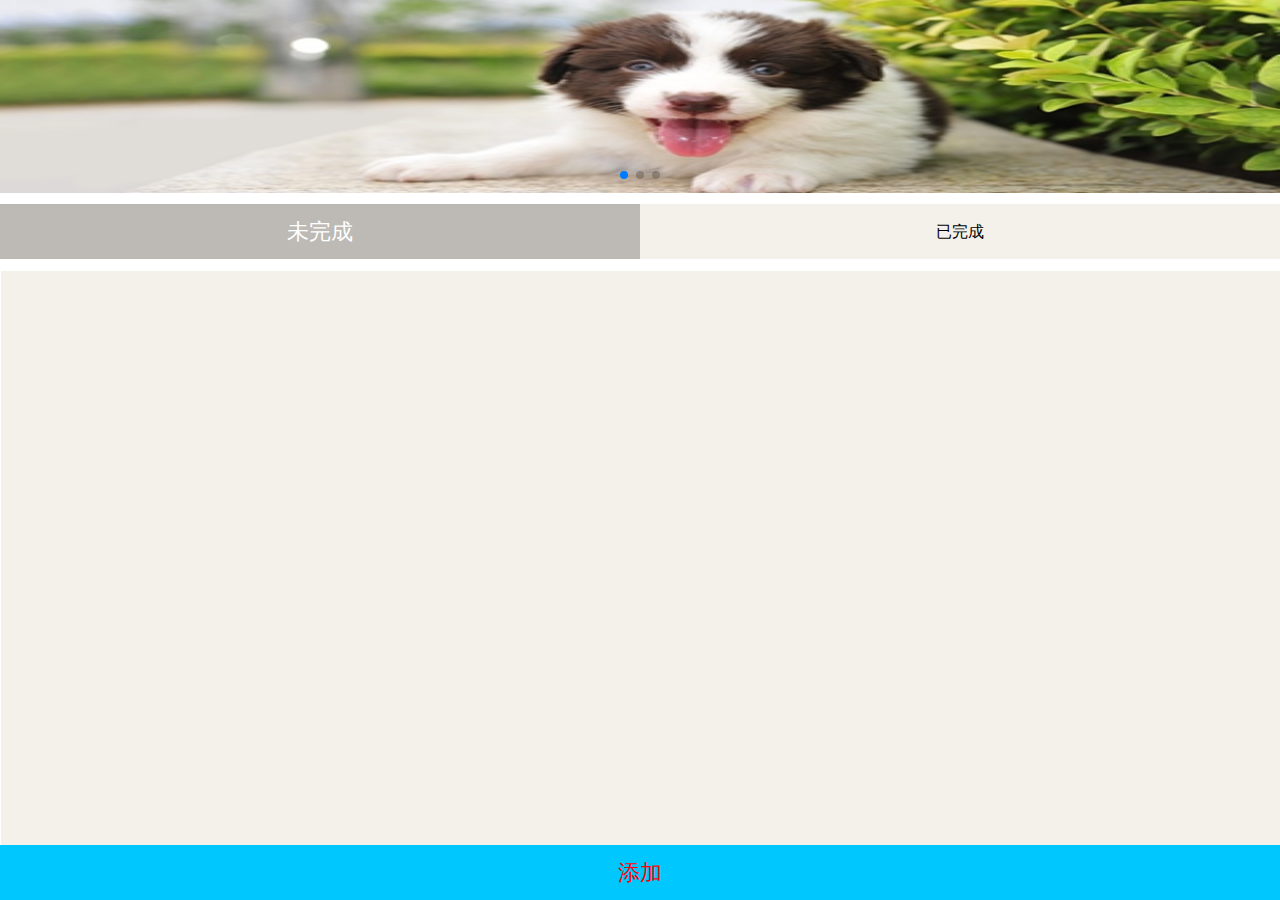
<file: qita/tudo/todo.html>
<!doctype html>
<html lang="en">
<head>
    <meta charset="UTF-8">
    <meta name="viewport"
          content="width=device-width, user-scalable=no, initial-scale=1.0, maximum-scale=1.0, minimum-scale=1.0">
    <title>便签</title>
    <link rel="stylesheet" href="css/swiper.min.css">
    <link rel="stylesheet" href="css/my_.css">
    <link rel="stylesheet" href="css/iconfont.css">
</head>
<body>

<div id="main">

    <!--移动端插件 Swiper-->
    <div class="swiper-container">
        <div class="swiper-wrapper">
            <div class="swiper-slide">
              <img src="img/3.png" alt="">
            </div>
            <div class="swiper-slide">
                <img src="img/4.png" alt="">
            </div>
            <div class="swiper-slide">
               <img src="img/10.png" alt="">
            </div>
        </div>
        <div class="swiper-pagination"></div><!--分页器-->
    </div>
    <!--轮播结束-->
    <div class="btn-box">
        <div class="wait active">未完成</div>
        <div class="done">已完成</div>
    </div>
    <div class="content">
        <ul>
            <li>
           
                
            </li>
        </ul>
    </div>
    <div class="inner-box">
        <div id="add">添加</div>
    </div>
</div>
<div class="mask">
    <div class="editarea ">
        <textarea name="" id="text" cols="30" rows="10"></textarea>
        <input type="button" value="提交" id='subimt'>
        <div class="close">X</div>
    </div>
    <div class="showarea">
        <div class="show-inner"></div>
        <div class="showclose">X</div>
    </div>
</div>
<!--现成动画-->
<!--animate.css-->
</body>
<script src="js/jquery.min.js"></script>
<script src="js/swiper.min.js"></script>
<script src="js/iscroll.js"></script>
<script src="js/hammer.js"></script>
<script src="js/my.js"></script>
</html>
</file>
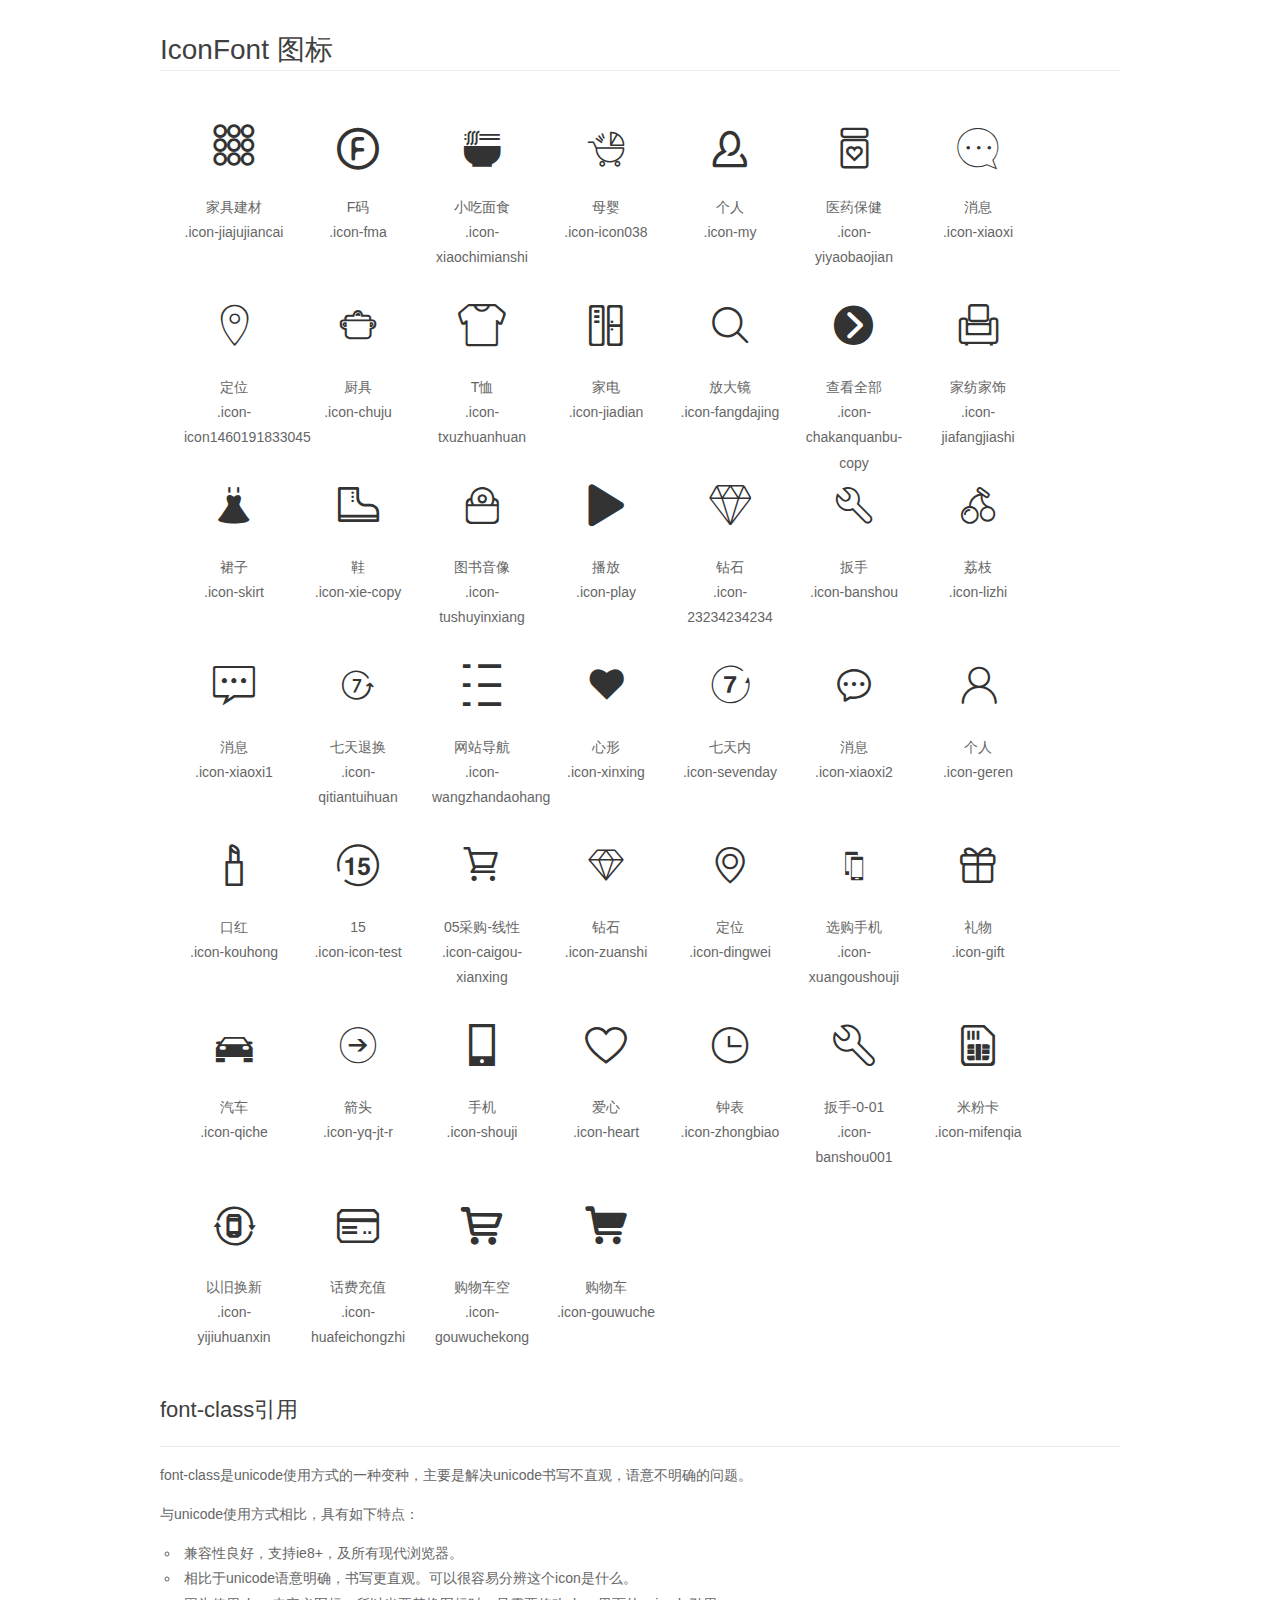
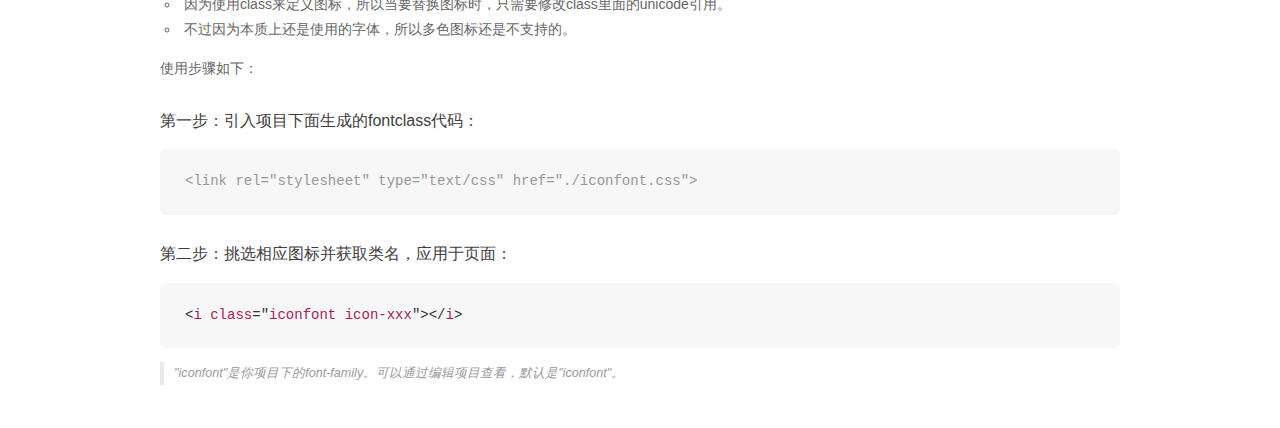
<file: qita/tianmao/iconfont/demo_fontclass.html>
<!DOCTYPE html>
<html>
<head>
    <meta charset="utf-8"/>
    <title>IconFont</title>
    <link rel="stylesheet" href="demo.css">
    <link rel="stylesheet" href="iconfont.css">
</head>
<body>
    <div class="main markdown">
        <h1>IconFont 图标</h1>
        <ul class="icon_lists clear">
            
                <li>
                <i class="icon iconfont icon-jiajujiancai"></i>
                    <div class="name">家具建材</div>
                    <div class="fontclass">.icon-jiajujiancai</div>
                </li>
            
                <li>
                <i class="icon iconfont icon-fma"></i>
                    <div class="name">F码</div>
                    <div class="fontclass">.icon-fma</div>
                </li>
            
                <li>
                <i class="icon iconfont icon-xiaochimianshi"></i>
                    <div class="name">小吃面食</div>
                    <div class="fontclass">.icon-xiaochimianshi</div>
                </li>
            
                <li>
                <i class="icon iconfont icon-icon038"></i>
                    <div class="name">母婴</div>
                    <div class="fontclass">.icon-icon038</div>
                </li>
            
                <li>
                <i class="icon iconfont icon-my"></i>
                    <div class="name">个人</div>
                    <div class="fontclass">.icon-my</div>
                </li>
            
                <li>
                <i class="icon iconfont icon-yiyaobaojian"></i>
                    <div class="name">医药保健</div>
                    <div class="fontclass">.icon-yiyaobaojian</div>
                </li>
            
                <li>
                <i class="icon iconfont icon-xiaoxi"></i>
                    <div class="name">消息</div>
                    <div class="fontclass">.icon-xiaoxi</div>
                </li>
            
                <li>
                <i class="icon iconfont icon-icon1460191833045"></i>
                    <div class="name">定位</div>
                    <div class="fontclass">.icon-icon1460191833045</div>
                </li>
            
                <li>
                <i class="icon iconfont icon-chuju"></i>
                    <div class="name">厨具</div>
                    <div class="fontclass">.icon-chuju</div>
                </li>
            
                <li>
                <i class="icon iconfont icon-txuzhuanhuan"></i>
                    <div class="name">T恤 </div>
                    <div class="fontclass">.icon-txuzhuanhuan</div>
                </li>
            
                <li>
                <i class="icon iconfont icon-jiadian"></i>
                    <div class="name">家电</div>
                    <div class="fontclass">.icon-jiadian</div>
                </li>
            
                <li>
                <i class="icon iconfont icon-fangdajing"></i>
                    <div class="name">放大镜</div>
                    <div class="fontclass">.icon-fangdajing</div>
                </li>
            
                <li>
                <i class="icon iconfont icon-chakanquanbu-copy"></i>
                    <div class="name">查看全部</div>
                    <div class="fontclass">.icon-chakanquanbu-copy</div>
                </li>
            
                <li>
                <i class="icon iconfont icon-jiafangjiashi"></i>
                    <div class="name">家纺家饰</div>
                    <div class="fontclass">.icon-jiafangjiashi</div>
                </li>
            
                <li>
                <i class="icon iconfont icon-skirt"></i>
                    <div class="name">裙子</div>
                    <div class="fontclass">.icon-skirt</div>
                </li>
            
                <li>
                <i class="icon iconfont icon-xie-copy"></i>
                    <div class="name">鞋</div>
                    <div class="fontclass">.icon-xie-copy</div>
                </li>
            
                <li>
                <i class="icon iconfont icon-tushuyinxiang"></i>
                    <div class="name">图书音像</div>
                    <div class="fontclass">.icon-tushuyinxiang</div>
                </li>
            
                <li>
                <i class="icon iconfont icon-play"></i>
                    <div class="name">播放</div>
                    <div class="fontclass">.icon-play</div>
                </li>
            
                <li>
                <i class="icon iconfont icon-23234234234"></i>
                    <div class="name">钻石</div>
                    <div class="fontclass">.icon-23234234234</div>
                </li>
            
                <li>
                <i class="icon iconfont icon-banshou"></i>
                    <div class="name">扳手</div>
                    <div class="fontclass">.icon-banshou</div>
                </li>
            
                <li>
                <i class="icon iconfont icon-lizhi"></i>
                    <div class="name">荔枝</div>
                    <div class="fontclass">.icon-lizhi</div>
                </li>
            
                <li>
                <i class="icon iconfont icon-xiaoxi1"></i>
                    <div class="name">消息</div>
                    <div class="fontclass">.icon-xiaoxi1</div>
                </li>
            
                <li>
                <i class="icon iconfont icon-qitiantuihuan"></i>
                    <div class="name">七天退换</div>
                    <div class="fontclass">.icon-qitiantuihuan</div>
                </li>
            
                <li>
                <i class="icon iconfont icon-wangzhandaohang"></i>
                    <div class="name">网站导航</div>
                    <div class="fontclass">.icon-wangzhandaohang</div>
                </li>
            
                <li>
                <i class="icon iconfont icon-xinxing"></i>
                    <div class="name">心形</div>
                    <div class="fontclass">.icon-xinxing</div>
                </li>
            
                <li>
                <i class="icon iconfont icon-sevenday"></i>
                    <div class="name">七天内</div>
                    <div class="fontclass">.icon-sevenday</div>
                </li>
            
                <li>
                <i class="icon iconfont icon-xiaoxi2"></i>
                    <div class="name">消息</div>
                    <div class="fontclass">.icon-xiaoxi2</div>
                </li>
            
                <li>
                <i class="icon iconfont icon-geren"></i>
                    <div class="name">个人</div>
                    <div class="fontclass">.icon-geren</div>
                </li>
            
                <li>
                <i class="icon iconfont icon-kouhong"></i>
                    <div class="name">口红</div>
                    <div class="fontclass">.icon-kouhong</div>
                </li>
            
                <li>
                <i class="icon iconfont icon-icon-test"></i>
                    <div class="name">15</div>
                    <div class="fontclass">.icon-icon-test</div>
                </li>
            
                <li>
                <i class="icon iconfont icon-caigou-xianxing"></i>
                    <div class="name">05采购-线性</div>
                    <div class="fontclass">.icon-caigou-xianxing</div>
                </li>
            
                <li>
                <i class="icon iconfont icon-zuanshi"></i>
                    <div class="name">钻石</div>
                    <div class="fontclass">.icon-zuanshi</div>
                </li>
            
                <li>
                <i class="icon iconfont icon-dingwei"></i>
                    <div class="name">定位</div>
                    <div class="fontclass">.icon-dingwei</div>
                </li>
            
                <li>
                <i class="icon iconfont icon-xuangoushouji"></i>
                    <div class="name">选购手机</div>
                    <div class="fontclass">.icon-xuangoushouji</div>
                </li>
            
                <li>
                <i class="icon iconfont icon-gift"></i>
                    <div class="name">礼物</div>
                    <div class="fontclass">.icon-gift</div>
                </li>
            
                <li>
                <i class="icon iconfont icon-qiche"></i>
                    <div class="name">汽车</div>
                    <div class="fontclass">.icon-qiche</div>
                </li>
            
                <li>
                <i class="icon iconfont icon-yq-jt-r"></i>
                    <div class="name">箭头</div>
                    <div class="fontclass">.icon-yq-jt-r</div>
                </li>
            
                <li>
                <i class="icon iconfont icon-shouji"></i>
                    <div class="name">手机</div>
                    <div class="fontclass">.icon-shouji</div>
                </li>
            
                <li>
                <i class="icon iconfont icon-heart"></i>
                    <div class="name">爱心</div>
                    <div class="fontclass">.icon-heart</div>
                </li>
            
                <li>
                <i class="icon iconfont icon-zhongbiao"></i>
                    <div class="name">钟表</div>
                    <div class="fontclass">.icon-zhongbiao</div>
                </li>
            
                <li>
                <i class="icon iconfont icon-banshou001"></i>
                    <div class="name">扳手-0-01</div>
                    <div class="fontclass">.icon-banshou001</div>
                </li>
            
                <li>
                <i class="icon iconfont icon-mifenqia"></i>
                    <div class="name">米粉卡</div>
                    <div class="fontclass">.icon-mifenqia</div>
                </li>
            
                <li>
                <i class="icon iconfont icon-yijiuhuanxin"></i>
                    <div class="name">以旧换新</div>
                    <div class="fontclass">.icon-yijiuhuanxin</div>
                </li>
            
                <li>
                <i class="icon iconfont icon-huafeichongzhi"></i>
                    <div class="name">话费充值</div>
                    <div class="fontclass">.icon-huafeichongzhi</div>
                </li>
            
                <li>
                <i class="icon iconfont icon-gouwuchekong"></i>
                    <div class="name">购物车空</div>
                    <div class="fontclass">.icon-gouwuchekong</div>
                </li>
            
                <li>
                <i class="icon iconfont icon-gouwuche"></i>
                    <div class="name">购物车</div>
                    <div class="fontclass">.icon-gouwuche</div>
                </li>
            
        </ul>

        <h2 id="font-class-">font-class引用</h2>
        <hr>

        <p>font-class是unicode使用方式的一种变种，主要是解决unicode书写不直观，语意不明确的问题。</p>
        <p>与unicode使用方式相比，具有如下特点：</p>
        <ul>
        <li>兼容性良好，支持ie8+，及所有现代浏览器。</li>
        <li>相比于unicode语意明确，书写更直观。可以很容易分辨这个icon是什么。</li>
        <li>因为使用class来定义图标，所以当要替换图标时，只需要修改class里面的unicode引用。</li>
        <li>不过因为本质上还是使用的字体，所以多色图标还是不支持的。</li>
        </ul>
        <p>使用步骤如下：</p>
        <h3 id="-fontclass-">第一步：引入项目下面生成的fontclass代码：</h3>


        <pre><code class="lang-js hljs javascript"><span class="hljs-comment">&lt;link rel="stylesheet" type="text/css" href="./iconfont.css"&gt;</span></code></pre>
        <h3 id="-">第二步：挑选相应图标并获取类名，应用于页面：</h3>
        <pre><code class="lang-css hljs">&lt;<span class="hljs-selector-tag">i</span> <span class="hljs-selector-tag">class</span>="<span class="hljs-selector-tag">iconfont</span> <span class="hljs-selector-tag">icon-xxx</span>"&gt;&lt;/<span class="hljs-selector-tag">i</span>&gt;</code></pre>
        <blockquote>
        <p>"iconfont"是你项目下的font-family。可以通过编辑项目查看，默认是"iconfont"。</p>
        </blockquote>
    </div>
</body>
</html>
</file>
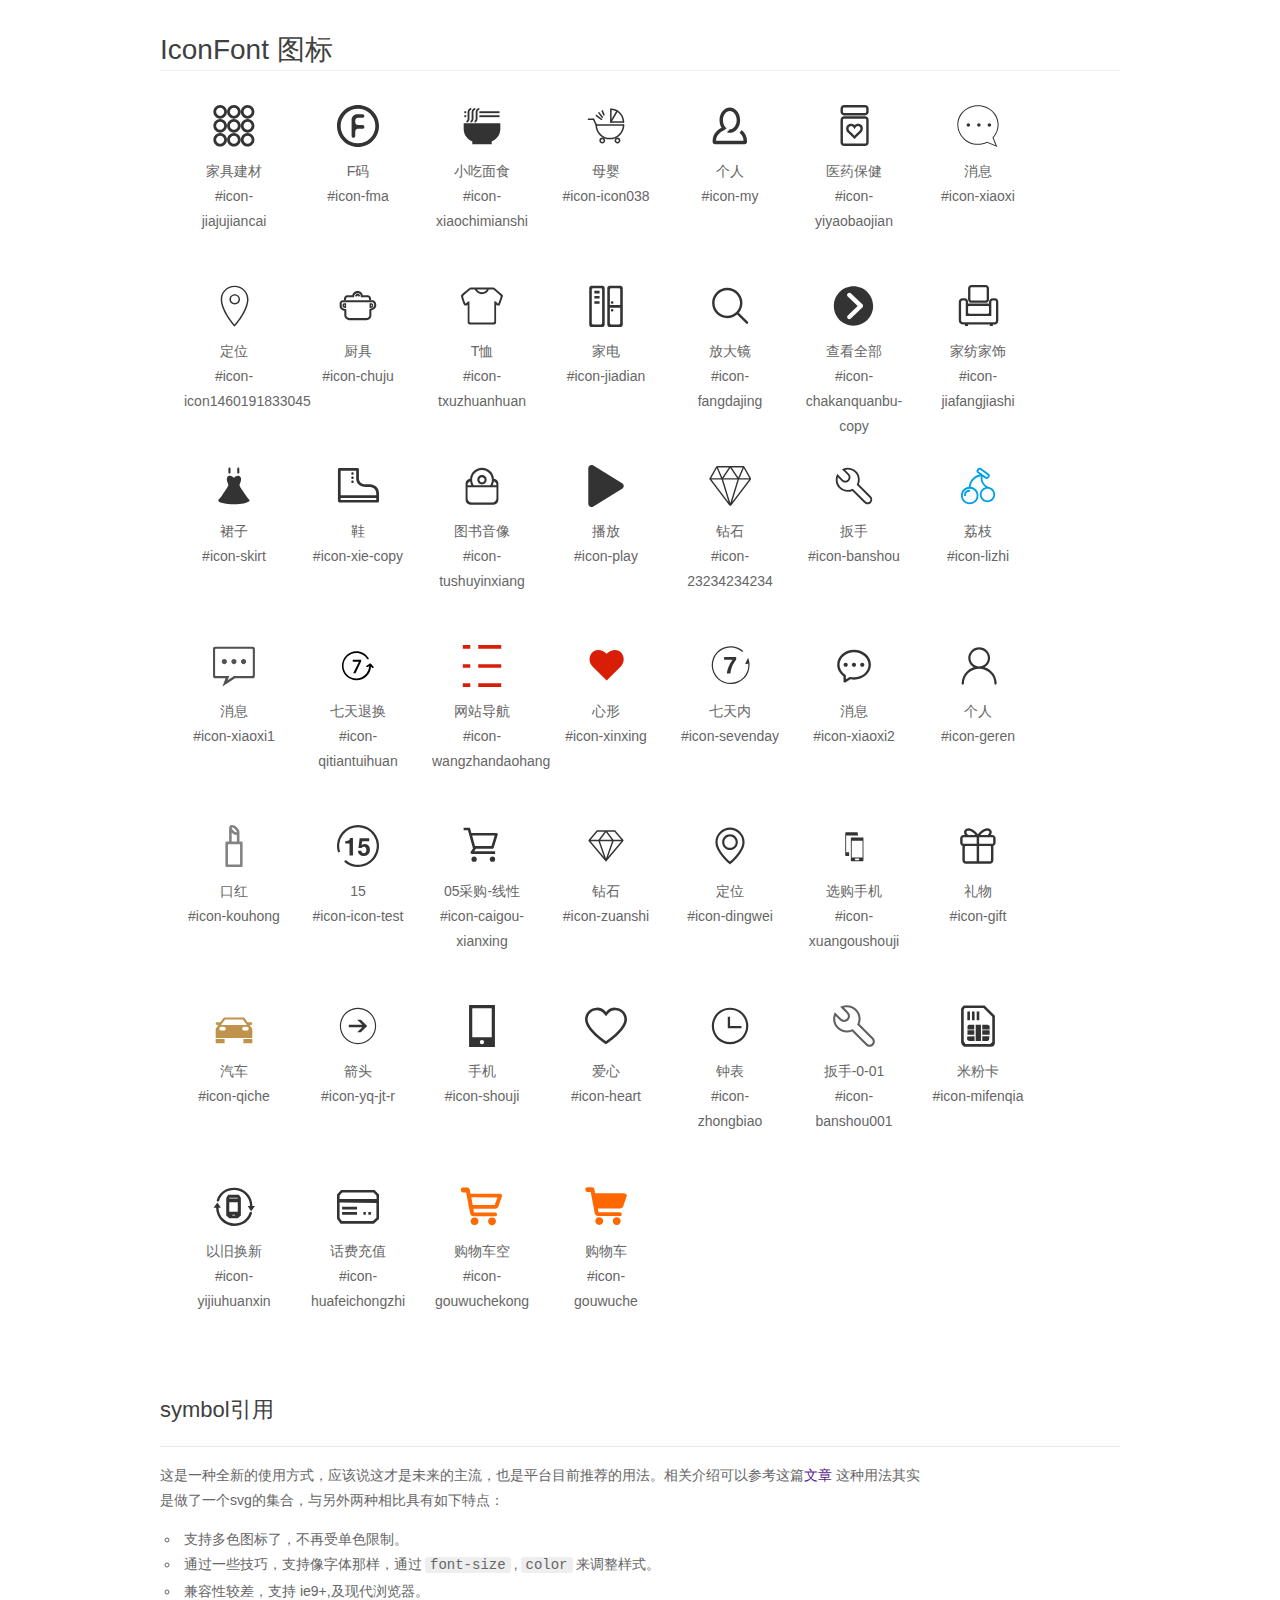
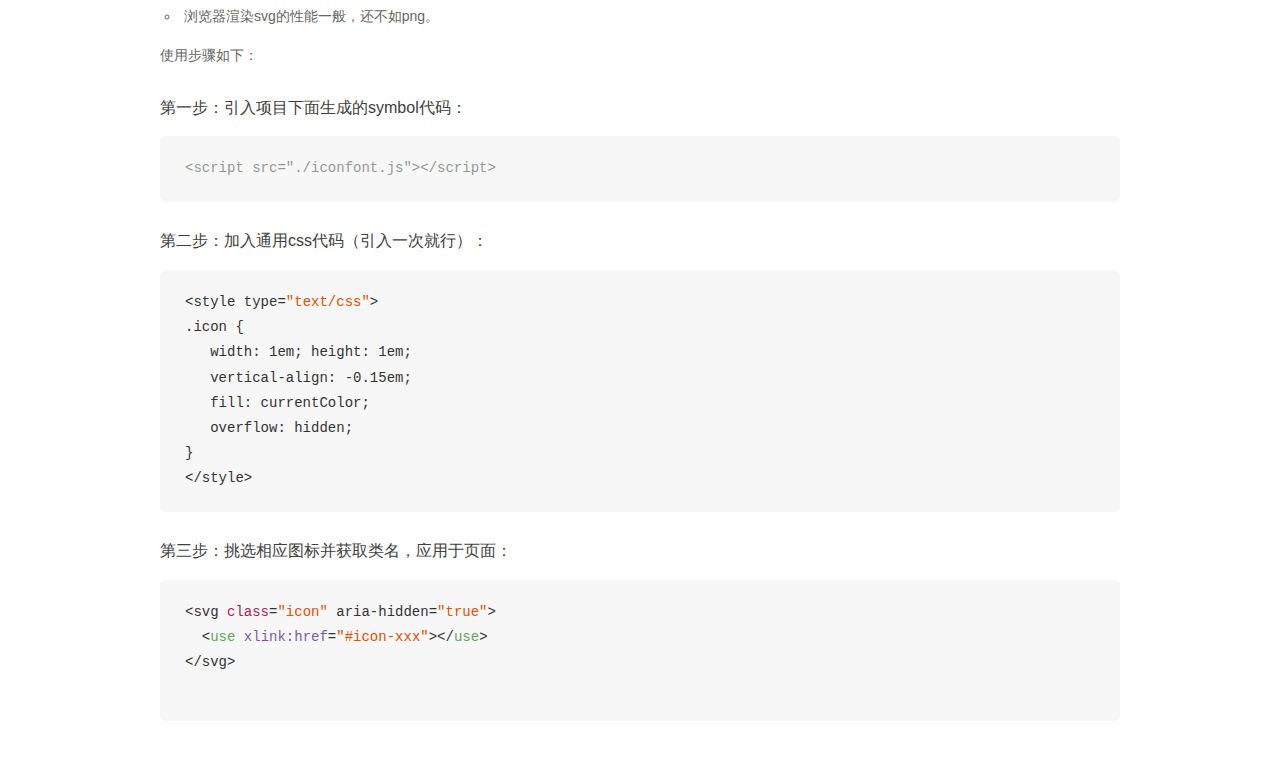
<file: qita/tianmao/iconfont/demo_symbol.html>
<!DOCTYPE html>
<html>
<head>
    <meta charset="utf-8"/>
    <title>IconFont</title>
    <link rel="stylesheet" href="demo.css">
    <script src="iconfont.js"></script>

    <style type="text/css">
        .icon {
          /* 通过设置 font-size 来改变图标大小 */
          width: 1em; height: 1em;
          /* 图标和文字相邻时，垂直对齐 */
          vertical-align: -0.15em;
          /* 通过设置 color 来改变 SVG 的颜色/fill */
          fill: currentColor;
          /* path 和 stroke 溢出 viewBox 部分在 IE 下会显示
             normalize.css 中也包含这行 */
          overflow: hidden;
        }

    </style>
</head>
<body>
    <div class="main markdown">
        <h1>IconFont 图标</h1>
        <ul class="icon_lists clear">
            
                <li>
                    <svg class="icon" aria-hidden="true">
                        <use xlink:href="#icon-jiajujiancai"></use>
                    </svg>
                    <div class="name">家具建材</div>
                    <div class="fontclass">#icon-jiajujiancai</div>
                </li>
            
                <li>
                    <svg class="icon" aria-hidden="true">
                        <use xlink:href="#icon-fma"></use>
                    </svg>
                    <div class="name">F码</div>
                    <div class="fontclass">#icon-fma</div>
                </li>
            
                <li>
                    <svg class="icon" aria-hidden="true">
                        <use xlink:href="#icon-xiaochimianshi"></use>
                    </svg>
                    <div class="name">小吃面食</div>
                    <div class="fontclass">#icon-xiaochimianshi</div>
                </li>
            
                <li>
                    <svg class="icon" aria-hidden="true">
                        <use xlink:href="#icon-icon038"></use>
                    </svg>
                    <div class="name">母婴</div>
                    <div class="fontclass">#icon-icon038</div>
                </li>
            
                <li>
                    <svg class="icon" aria-hidden="true">
                        <use xlink:href="#icon-my"></use>
                    </svg>
                    <div class="name">个人</div>
                    <div class="fontclass">#icon-my</div>
                </li>
            
                <li>
                    <svg class="icon" aria-hidden="true">
                        <use xlink:href="#icon-yiyaobaojian"></use>
                    </svg>
                    <div class="name">医药保健</div>
                    <div class="fontclass">#icon-yiyaobaojian</div>
                </li>
            
                <li>
                    <svg class="icon" aria-hidden="true">
                        <use xlink:href="#icon-xiaoxi"></use>
                    </svg>
                    <div class="name">消息</div>
                    <div class="fontclass">#icon-xiaoxi</div>
                </li>
            
                <li>
                    <svg class="icon" aria-hidden="true">
                        <use xlink:href="#icon-icon1460191833045"></use>
                    </svg>
                    <div class="name">定位</div>
                    <div class="fontclass">#icon-icon1460191833045</div>
                </li>
            
                <li>
                    <svg class="icon" aria-hidden="true">
                        <use xlink:href="#icon-chuju"></use>
                    </svg>
                    <div class="name">厨具</div>
                    <div class="fontclass">#icon-chuju</div>
                </li>
            
                <li>
                    <svg class="icon" aria-hidden="true">
                        <use xlink:href="#icon-txuzhuanhuan"></use>
                    </svg>
                    <div class="name">T恤 </div>
                    <div class="fontclass">#icon-txuzhuanhuan</div>
                </li>
            
                <li>
                    <svg class="icon" aria-hidden="true">
                        <use xlink:href="#icon-jiadian"></use>
                    </svg>
                    <div class="name">家电</div>
                    <div class="fontclass">#icon-jiadian</div>
                </li>
            
                <li>
                    <svg class="icon" aria-hidden="true">
                        <use xlink:href="#icon-fangdajing"></use>
                    </svg>
                    <div class="name">放大镜</div>
                    <div class="fontclass">#icon-fangdajing</div>
                </li>
            
                <li>
                    <svg class="icon" aria-hidden="true">
                        <use xlink:href="#icon-chakanquanbu-copy"></use>
                    </svg>
                    <div class="name">查看全部</div>
                    <div class="fontclass">#icon-chakanquanbu-copy</div>
                </li>
            
                <li>
                    <svg class="icon" aria-hidden="true">
                        <use xlink:href="#icon-jiafangjiashi"></use>
                    </svg>
                    <div class="name">家纺家饰</div>
                    <div class="fontclass">#icon-jiafangjiashi</div>
                </li>
            
                <li>
                    <svg class="icon" aria-hidden="true">
                        <use xlink:href="#icon-skirt"></use>
                    </svg>
                    <div class="name">裙子</div>
                    <div class="fontclass">#icon-skirt</div>
                </li>
            
                <li>
                    <svg class="icon" aria-hidden="true">
                        <use xlink:href="#icon-xie-copy"></use>
                    </svg>
                    <div class="name">鞋</div>
                    <div class="fontclass">#icon-xie-copy</div>
                </li>
            
                <li>
                    <svg class="icon" aria-hidden="true">
                        <use xlink:href="#icon-tushuyinxiang"></use>
                    </svg>
                    <div class="name">图书音像</div>
                    <div class="fontclass">#icon-tushuyinxiang</div>
                </li>
            
                <li>
                    <svg class="icon" aria-hidden="true">
                        <use xlink:href="#icon-play"></use>
                    </svg>
                    <div class="name">播放</div>
                    <div class="fontclass">#icon-play</div>
                </li>
            
                <li>
                    <svg class="icon" aria-hidden="true">
                        <use xlink:href="#icon-23234234234"></use>
                    </svg>
                    <div class="name">钻石</div>
                    <div class="fontclass">#icon-23234234234</div>
                </li>
            
                <li>
                    <svg class="icon" aria-hidden="true">
                        <use xlink:href="#icon-banshou"></use>
                    </svg>
                    <div class="name">扳手</div>
                    <div class="fontclass">#icon-banshou</div>
                </li>
            
                <li>
                    <svg class="icon" aria-hidden="true">
                        <use xlink:href="#icon-lizhi"></use>
                    </svg>
                    <div class="name">荔枝</div>
                    <div class="fontclass">#icon-lizhi</div>
                </li>
            
                <li>
                    <svg class="icon" aria-hidden="true">
                        <use xlink:href="#icon-xiaoxi1"></use>
                    </svg>
                    <div class="name">消息</div>
                    <div class="fontclass">#icon-xiaoxi1</div>
                </li>
            
                <li>
                    <svg class="icon" aria-hidden="true">
                        <use xlink:href="#icon-qitiantuihuan"></use>
                    </svg>
                    <div class="name">七天退换</div>
                    <div class="fontclass">#icon-qitiantuihuan</div>
                </li>
            
                <li>
                    <svg class="icon" aria-hidden="true">
                        <use xlink:href="#icon-wangzhandaohang"></use>
                    </svg>
                    <div class="name">网站导航</div>
                    <div class="fontclass">#icon-wangzhandaohang</div>
                </li>
            
                <li>
                    <svg class="icon" aria-hidden="true">
                        <use xlink:href="#icon-xinxing"></use>
                    </svg>
                    <div class="name">心形</div>
                    <div class="fontclass">#icon-xinxing</div>
                </li>
            
                <li>
                    <svg class="icon" aria-hidden="true">
                        <use xlink:href="#icon-sevenday"></use>
                    </svg>
                    <div class="name">七天内</div>
                    <div class="fontclass">#icon-sevenday</div>
                </li>
            
                <li>
                    <svg class="icon" aria-hidden="true">
                        <use xlink:href="#icon-xiaoxi2"></use>
                    </svg>
                    <div class="name">消息</div>
                    <div class="fontclass">#icon-xiaoxi2</div>
                </li>
            
                <li>
                    <svg class="icon" aria-hidden="true">
                        <use xlink:href="#icon-geren"></use>
                    </svg>
                    <div class="name">个人</div>
                    <div class="fontclass">#icon-geren</div>
                </li>
            
                <li>
                    <svg class="icon" aria-hidden="true">
                        <use xlink:href="#icon-kouhong"></use>
                    </svg>
                    <div class="name">口红</div>
                    <div class="fontclass">#icon-kouhong</div>
                </li>
            
                <li>
                    <svg class="icon" aria-hidden="true">
                        <use xlink:href="#icon-icon-test"></use>
                    </svg>
                    <div class="name">15</div>
                    <div class="fontclass">#icon-icon-test</div>
                </li>
            
                <li>
                    <svg class="icon" aria-hidden="true">
                        <use xlink:href="#icon-caigou-xianxing"></use>
                    </svg>
                    <div class="name">05采购-线性</div>
                    <div class="fontclass">#icon-caigou-xianxing</div>
                </li>
            
                <li>
                    <svg class="icon" aria-hidden="true">
                        <use xlink:href="#icon-zuanshi"></use>
                    </svg>
                    <div class="name">钻石</div>
                    <div class="fontclass">#icon-zuanshi</div>
                </li>
            
                <li>
                    <svg class="icon" aria-hidden="true">
                        <use xlink:href="#icon-dingwei"></use>
                    </svg>
                    <div class="name">定位</div>
                    <div class="fontclass">#icon-dingwei</div>
                </li>
            
                <li>
                    <svg class="icon" aria-hidden="true">
                        <use xlink:href="#icon-xuangoushouji"></use>
                    </svg>
                    <div class="name">选购手机</div>
                    <div class="fontclass">#icon-xuangoushouji</div>
                </li>
            
                <li>
                    <svg class="icon" aria-hidden="true">
                        <use xlink:href="#icon-gift"></use>
                    </svg>
                    <div class="name">礼物</div>
                    <div class="fontclass">#icon-gift</div>
                </li>
            
                <li>
                    <svg class="icon" aria-hidden="true">
                        <use xlink:href="#icon-qiche"></use>
                    </svg>
                    <div class="name">汽车</div>
                    <div class="fontclass">#icon-qiche</div>
                </li>
            
                <li>
                    <svg class="icon" aria-hidden="true">
                        <use xlink:href="#icon-yq-jt-r"></use>
                    </svg>
                    <div class="name">箭头</div>
                    <div class="fontclass">#icon-yq-jt-r</div>
                </li>
            
                <li>
                    <svg class="icon" aria-hidden="true">
                        <use xlink:href="#icon-shouji"></use>
                    </svg>
                    <div class="name">手机</div>
                    <div class="fontclass">#icon-shouji</div>
                </li>
            
                <li>
                    <svg class="icon" aria-hidden="true">
                        <use xlink:href="#icon-heart"></use>
                    </svg>
                    <div class="name">爱心</div>
                    <div class="fontclass">#icon-heart</div>
                </li>
            
                <li>
                    <svg class="icon" aria-hidden="true">
                        <use xlink:href="#icon-zhongbiao"></use>
                    </svg>
                    <div class="name">钟表</div>
                    <div class="fontclass">#icon-zhongbiao</div>
                </li>
            
                <li>
                    <svg class="icon" aria-hidden="true">
                        <use xlink:href="#icon-banshou001"></use>
                    </svg>
                    <div class="name">扳手-0-01</div>
                    <div class="fontclass">#icon-banshou001</div>
                </li>
            
                <li>
                    <svg class="icon" aria-hidden="true">
                        <use xlink:href="#icon-mifenqia"></use>
                    </svg>
                    <div class="name">米粉卡</div>
                    <div class="fontclass">#icon-mifenqia</div>
                </li>
            
                <li>
                    <svg class="icon" aria-hidden="true">
                        <use xlink:href="#icon-yijiuhuanxin"></use>
                    </svg>
                    <div class="name">以旧换新</div>
                    <div class="fontclass">#icon-yijiuhuanxin</div>
                </li>
            
                <li>
                    <svg class="icon" aria-hidden="true">
                        <use xlink:href="#icon-huafeichongzhi"></use>
                    </svg>
                    <div class="name">话费充值</div>
                    <div class="fontclass">#icon-huafeichongzhi</div>
                </li>
            
                <li>
                    <svg class="icon" aria-hidden="true">
                        <use xlink:href="#icon-gouwuchekong"></use>
                    </svg>
                    <div class="name">购物车空</div>
                    <div class="fontclass">#icon-gouwuchekong</div>
                </li>
            
                <li>
                    <svg class="icon" aria-hidden="true">
                        <use xlink:href="#icon-gouwuche"></use>
                    </svg>
                    <div class="name">购物车</div>
                    <div class="fontclass">#icon-gouwuche</div>
                </li>
            
        </ul>


        <h2 id="symbol-">symbol引用</h2>
        <hr>

        <p>这是一种全新的使用方式，应该说这才是未来的主流，也是平台目前推荐的用法。相关介绍可以参考这篇<a href="">文章</a>
        这种用法其实是做了一个svg的集合，与另外两种相比具有如下特点：</p>
        <ul>
          <li>支持多色图标了，不再受单色限制。</li>
          <li>通过一些技巧，支持像字体那样，通过<code>font-size</code>,<code>color</code>来调整样式。</li>
          <li>兼容性较差，支持 ie9+,及现代浏览器。</li>
          <li>浏览器渲染svg的性能一般，还不如png。</li>
        </ul>
        <p>使用步骤如下：</p>
        <h3 id="-symbol-">第一步：引入项目下面生成的symbol代码：</h3>
        <pre><code class="lang-js hljs javascript"><span class="hljs-comment">&lt;script src="./iconfont.js"&gt;&lt;/script&gt;</span></code></pre>
        <h3 id="-css-">第二步：加入通用css代码（引入一次就行）：</h3>
        <pre><code class="lang-js hljs javascript">&lt;style type=<span class="hljs-string">"text/css"</span>&gt;
.icon {
   width: <span class="hljs-number">1</span>em; height: <span class="hljs-number">1</span>em;
   vertical-align: <span class="hljs-number">-0.15</span>em;
   fill: currentColor;
   overflow: hidden;
}
&lt;<span class="hljs-regexp">/style&gt;</span></code></pre>
        <h3 id="-">第三步：挑选相应图标并获取类名，应用于页面：</h3>
        <pre><code class="lang-js hljs javascript">&lt;svg <span class="hljs-class"><span class="hljs-keyword">class</span></span>=<span class="hljs-string">"icon"</span> aria-hidden=<span class="hljs-string">"true"</span>&gt;<span class="xml"><span class="hljs-tag">
  &lt;<span class="hljs-name">use</span> <span class="hljs-attr">xlink:href</span>=<span class="hljs-string">"#icon-xxx"</span>&gt;</span><span class="hljs-tag">&lt;/<span class="hljs-name">use</span>&gt;</span>
</span>&lt;<span class="hljs-regexp">/svg&gt;
        </span></code></pre>
    </div>
</body>
</html>
</file>
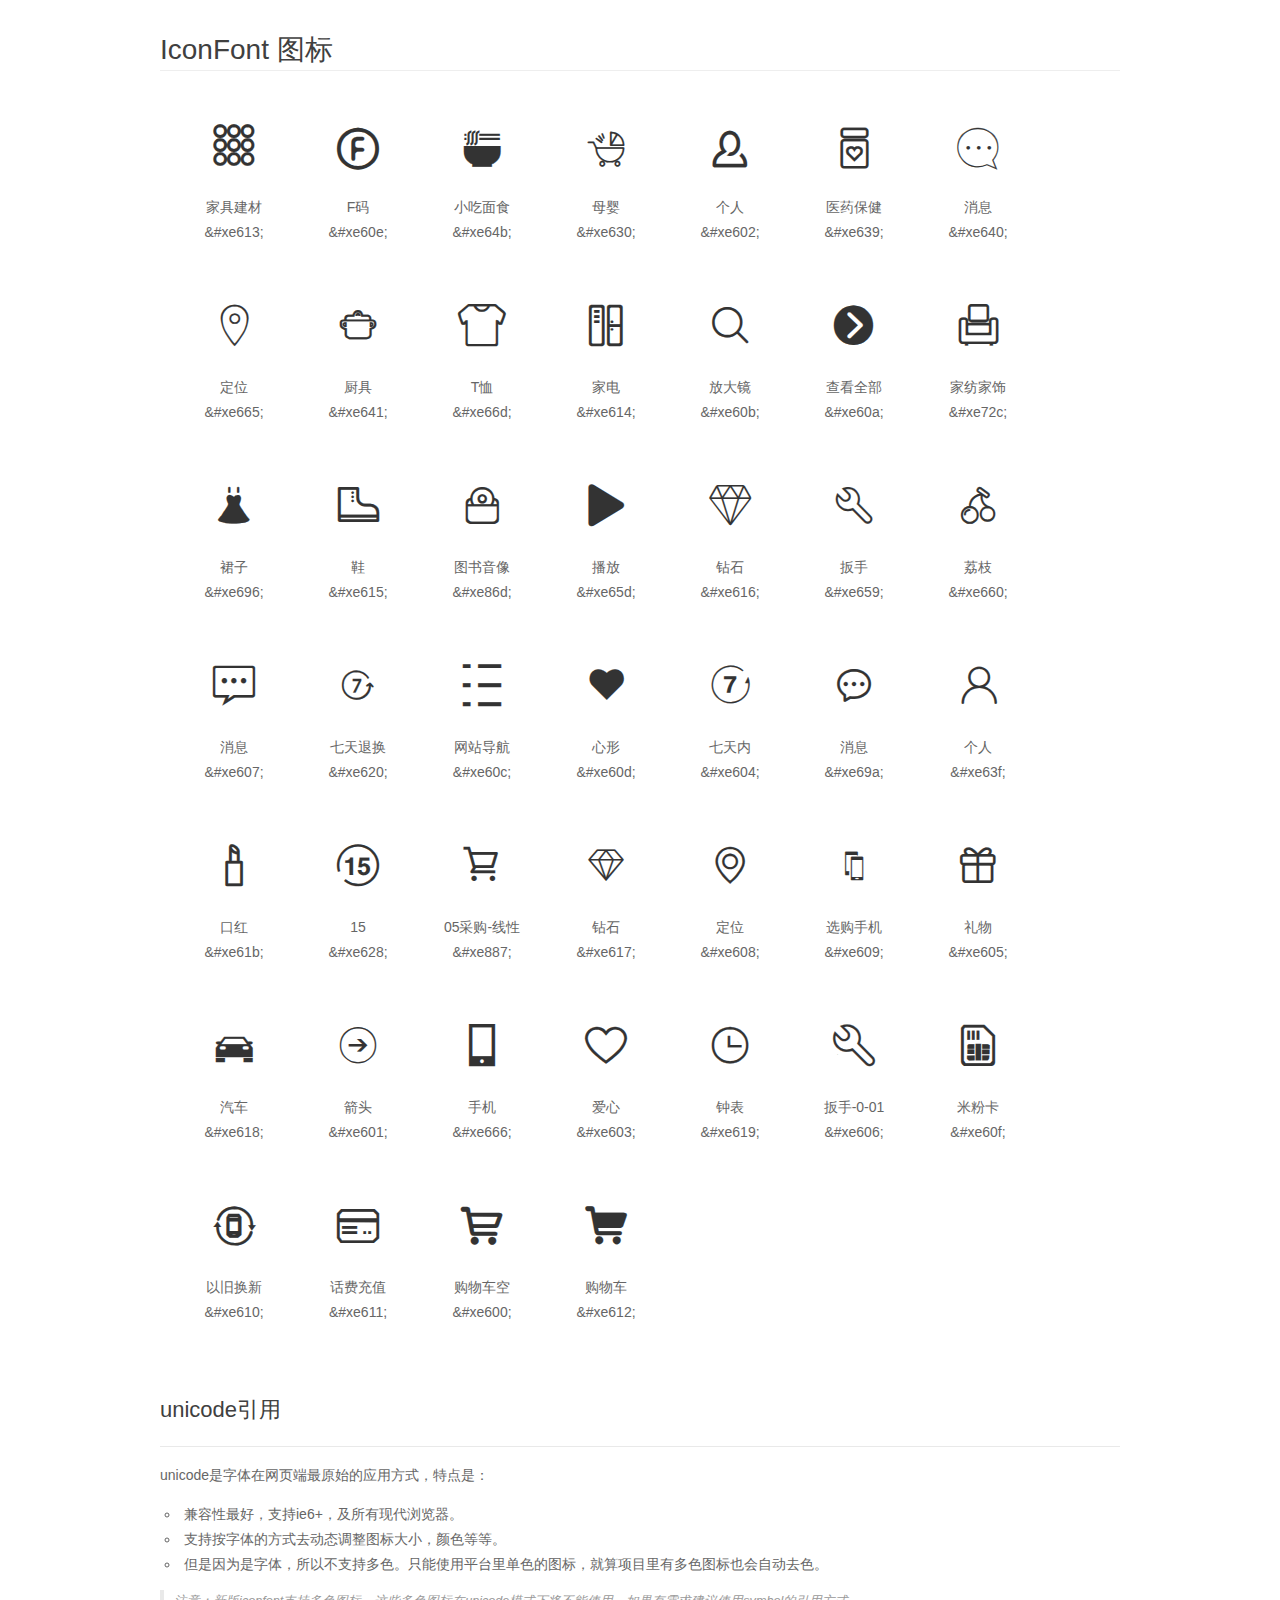
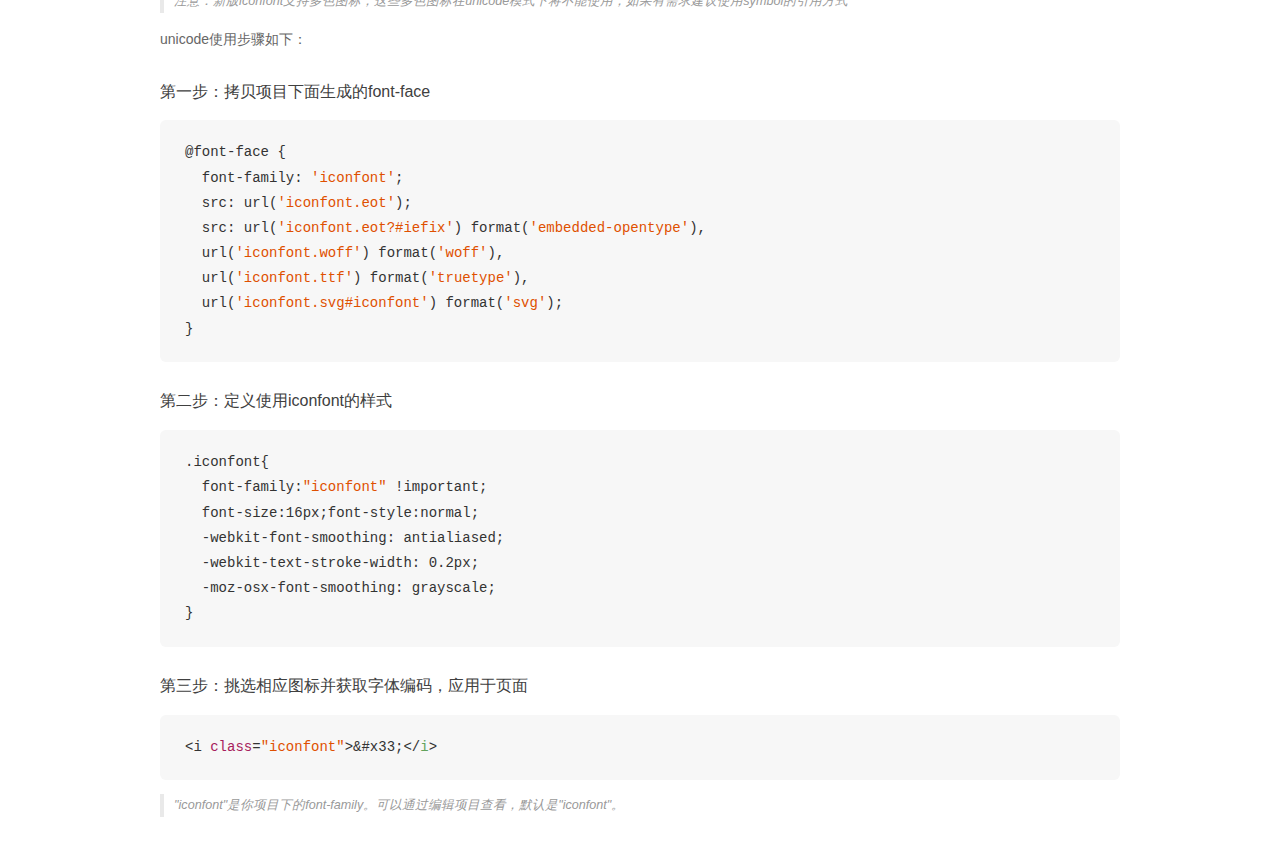
<file: qita/tianmao/iconfont/demo_unicode.html>
<!DOCTYPE html>
<html>
<head>
    <meta charset="utf-8"/>
    <title>IconFont</title>
    <link rel="stylesheet" href="demo.css">

    <style type="text/css">

        @font-face {font-family: "iconfont";
          src: url('iconfont.eot'); /* IE9*/
          src: url('iconfont.eot#iefix') format('embedded-opentype'), /* IE6-IE8 */
          url('iconfont.woff') format('woff'), /* chrome, firefox */
          url('iconfont.ttf') format('truetype'), /* chrome, firefox, opera, Safari, Android, iOS 4.2+*/
          url('iconfont.svg#iconfont') format('svg'); /* iOS 4.1- */
        }

        .iconfont {
          font-family:"iconfont" !important;
          font-size:16px;
          font-style:normal;
          -webkit-font-smoothing: antialiased;
          -webkit-text-stroke-width: 0.2px;
          -moz-osx-font-smoothing: grayscale;
        }

    </style>
</head>
<body>
    <div class="main markdown">
        <h1>IconFont 图标</h1>
        <ul class="icon_lists clear">
            
                <li>
                <i class="icon iconfont">&#xe613;</i>
                    <div class="name">家具建材</div>
                    <div class="code">&amp;#xe613;</div>
                </li>
            
                <li>
                <i class="icon iconfont">&#xe60e;</i>
                    <div class="name">F码</div>
                    <div class="code">&amp;#xe60e;</div>
                </li>
            
                <li>
                <i class="icon iconfont">&#xe64b;</i>
                    <div class="name">小吃面食</div>
                    <div class="code">&amp;#xe64b;</div>
                </li>
            
                <li>
                <i class="icon iconfont">&#xe630;</i>
                    <div class="name">母婴</div>
                    <div class="code">&amp;#xe630;</div>
                </li>
            
                <li>
                <i class="icon iconfont">&#xe602;</i>
                    <div class="name">个人</div>
                    <div class="code">&amp;#xe602;</div>
                </li>
            
                <li>
                <i class="icon iconfont">&#xe639;</i>
                    <div class="name">医药保健</div>
                    <div class="code">&amp;#xe639;</div>
                </li>
            
                <li>
                <i class="icon iconfont">&#xe640;</i>
                    <div class="name">消息</div>
                    <div class="code">&amp;#xe640;</div>
                </li>
            
                <li>
                <i class="icon iconfont">&#xe665;</i>
                    <div class="name">定位</div>
                    <div class="code">&amp;#xe665;</div>
                </li>
            
                <li>
                <i class="icon iconfont">&#xe641;</i>
                    <div class="name">厨具</div>
                    <div class="code">&amp;#xe641;</div>
                </li>
            
                <li>
                <i class="icon iconfont">&#xe66d;</i>
                    <div class="name">T恤 </div>
                    <div class="code">&amp;#xe66d;</div>
                </li>
            
                <li>
                <i class="icon iconfont">&#xe614;</i>
                    <div class="name">家电</div>
                    <div class="code">&amp;#xe614;</div>
                </li>
            
                <li>
                <i class="icon iconfont">&#xe60b;</i>
                    <div class="name">放大镜</div>
                    <div class="code">&amp;#xe60b;</div>
                </li>
            
                <li>
                <i class="icon iconfont">&#xe60a;</i>
                    <div class="name">查看全部</div>
                    <div class="code">&amp;#xe60a;</div>
                </li>
            
                <li>
                <i class="icon iconfont">&#xe72c;</i>
                    <div class="name">家纺家饰</div>
                    <div class="code">&amp;#xe72c;</div>
                </li>
            
                <li>
                <i class="icon iconfont">&#xe696;</i>
                    <div class="name">裙子</div>
                    <div class="code">&amp;#xe696;</div>
                </li>
            
                <li>
                <i class="icon iconfont">&#xe615;</i>
                    <div class="name">鞋</div>
                    <div class="code">&amp;#xe615;</div>
                </li>
            
                <li>
                <i class="icon iconfont">&#xe86d;</i>
                    <div class="name">图书音像</div>
                    <div class="code">&amp;#xe86d;</div>
                </li>
            
                <li>
                <i class="icon iconfont">&#xe65d;</i>
                    <div class="name">播放</div>
                    <div class="code">&amp;#xe65d;</div>
                </li>
            
                <li>
                <i class="icon iconfont">&#xe616;</i>
                    <div class="name">钻石</div>
                    <div class="code">&amp;#xe616;</div>
                </li>
            
                <li>
                <i class="icon iconfont">&#xe659;</i>
                    <div class="name">扳手</div>
                    <div class="code">&amp;#xe659;</div>
                </li>
            
                <li>
                <i class="icon iconfont">&#xe660;</i>
                    <div class="name">荔枝</div>
                    <div class="code">&amp;#xe660;</div>
                </li>
            
                <li>
                <i class="icon iconfont">&#xe607;</i>
                    <div class="name">消息</div>
                    <div class="code">&amp;#xe607;</div>
                </li>
            
                <li>
                <i class="icon iconfont">&#xe620;</i>
                    <div class="name">七天退换</div>
                    <div class="code">&amp;#xe620;</div>
                </li>
            
                <li>
                <i class="icon iconfont">&#xe60c;</i>
                    <div class="name">网站导航</div>
                    <div class="code">&amp;#xe60c;</div>
                </li>
            
                <li>
                <i class="icon iconfont">&#xe60d;</i>
                    <div class="name">心形</div>
                    <div class="code">&amp;#xe60d;</div>
                </li>
            
                <li>
                <i class="icon iconfont">&#xe604;</i>
                    <div class="name">七天内</div>
                    <div class="code">&amp;#xe604;</div>
                </li>
            
                <li>
                <i class="icon iconfont">&#xe69a;</i>
                    <div class="name">消息</div>
                    <div class="code">&amp;#xe69a;</div>
                </li>
            
                <li>
                <i class="icon iconfont">&#xe63f;</i>
                    <div class="name">个人</div>
                    <div class="code">&amp;#xe63f;</div>
                </li>
            
                <li>
                <i class="icon iconfont">&#xe61b;</i>
                    <div class="name">口红</div>
                    <div class="code">&amp;#xe61b;</div>
                </li>
            
                <li>
                <i class="icon iconfont">&#xe628;</i>
                    <div class="name">15</div>
                    <div class="code">&amp;#xe628;</div>
                </li>
            
                <li>
                <i class="icon iconfont">&#xe887;</i>
                    <div class="name">05采购-线性</div>
                    <div class="code">&amp;#xe887;</div>
                </li>
            
                <li>
                <i class="icon iconfont">&#xe617;</i>
                    <div class="name">钻石</div>
                    <div class="code">&amp;#xe617;</div>
                </li>
            
                <li>
                <i class="icon iconfont">&#xe608;</i>
                    <div class="name">定位</div>
                    <div class="code">&amp;#xe608;</div>
                </li>
            
                <li>
                <i class="icon iconfont">&#xe609;</i>
                    <div class="name">选购手机</div>
                    <div class="code">&amp;#xe609;</div>
                </li>
            
                <li>
                <i class="icon iconfont">&#xe605;</i>
                    <div class="name">礼物</div>
                    <div class="code">&amp;#xe605;</div>
                </li>
            
                <li>
                <i class="icon iconfont">&#xe618;</i>
                    <div class="name">汽车</div>
                    <div class="code">&amp;#xe618;</div>
                </li>
            
                <li>
                <i class="icon iconfont">&#xe601;</i>
                    <div class="name">箭头</div>
                    <div class="code">&amp;#xe601;</div>
                </li>
            
                <li>
                <i class="icon iconfont">&#xe666;</i>
                    <div class="name">手机</div>
                    <div class="code">&amp;#xe666;</div>
                </li>
            
                <li>
                <i class="icon iconfont">&#xe603;</i>
                    <div class="name">爱心</div>
                    <div class="code">&amp;#xe603;</div>
                </li>
            
                <li>
                <i class="icon iconfont">&#xe619;</i>
                    <div class="name">钟表</div>
                    <div class="code">&amp;#xe619;</div>
                </li>
            
                <li>
                <i class="icon iconfont">&#xe606;</i>
                    <div class="name">扳手-0-01</div>
                    <div class="code">&amp;#xe606;</div>
                </li>
            
                <li>
                <i class="icon iconfont">&#xe60f;</i>
                    <div class="name">米粉卡</div>
                    <div class="code">&amp;#xe60f;</div>
                </li>
            
                <li>
                <i class="icon iconfont">&#xe610;</i>
                    <div class="name">以旧换新</div>
                    <div class="code">&amp;#xe610;</div>
                </li>
            
                <li>
                <i class="icon iconfont">&#xe611;</i>
                    <div class="name">话费充值</div>
                    <div class="code">&amp;#xe611;</div>
                </li>
            
                <li>
                <i class="icon iconfont">&#xe600;</i>
                    <div class="name">购物车空</div>
                    <div class="code">&amp;#xe600;</div>
                </li>
            
                <li>
                <i class="icon iconfont">&#xe612;</i>
                    <div class="name">购物车</div>
                    <div class="code">&amp;#xe612;</div>
                </li>
            
        </ul>
        <h2 id="unicode-">unicode引用</h2>
        <hr>

        <p>unicode是字体在网页端最原始的应用方式，特点是：</p>
        <ul>
        <li>兼容性最好，支持ie6+，及所有现代浏览器。</li>
        <li>支持按字体的方式去动态调整图标大小，颜色等等。</li>
        <li>但是因为是字体，所以不支持多色。只能使用平台里单色的图标，就算项目里有多色图标也会自动去色。</li>
        </ul>
        <blockquote>
        <p>注意：新版iconfont支持多色图标，这些多色图标在unicode模式下将不能使用，如果有需求建议使用symbol的引用方式</p>
        </blockquote>
        <p>unicode使用步骤如下：</p>
        <h3 id="-font-face">第一步：拷贝项目下面生成的font-face</h3>
        <pre><code class="lang-js hljs javascript">@font-face {
  font-family: <span class="hljs-string">'iconfont'</span>;
  src: url(<span class="hljs-string">'iconfont.eot'</span>);
  src: url(<span class="hljs-string">'iconfont.eot?#iefix'</span>) format(<span class="hljs-string">'embedded-opentype'</span>),
  url(<span class="hljs-string">'iconfont.woff'</span>) format(<span class="hljs-string">'woff'</span>),
  url(<span class="hljs-string">'iconfont.ttf'</span>) format(<span class="hljs-string">'truetype'</span>),
  url(<span class="hljs-string">'iconfont.svg#iconfont'</span>) format(<span class="hljs-string">'svg'</span>);
}
</code></pre>
        <h3 id="-iconfont-">第二步：定义使用iconfont的样式</h3>
        <pre><code class="lang-js hljs javascript">.iconfont{
  font-family:<span class="hljs-string">"iconfont"</span> !important;
  font-size:<span class="hljs-number">16</span>px;font-style:normal;
  -webkit-font-smoothing: antialiased;
  -webkit-text-stroke-width: <span class="hljs-number">0.2</span>px;
  -moz-osx-font-smoothing: grayscale;
}
</code></pre>
        <h3 id="-">第三步：挑选相应图标并获取字体编码，应用于页面</h3>
        <pre><code class="lang-js hljs javascript">&lt;i <span class="hljs-class"><span class="hljs-keyword">class</span></span>=<span class="hljs-string">"iconfont"</span>&gt;&amp;#x33;<span class="xml"><span class="hljs-tag">&lt;/<span class="hljs-name">i</span>&gt;</span></span></code></pre>

        <blockquote>
        <p>"iconfont"是你项目下的font-family。可以通过编辑项目查看，默认是"iconfont"。</p>
        </blockquote>
    </div>


</body>
</html>
</file>
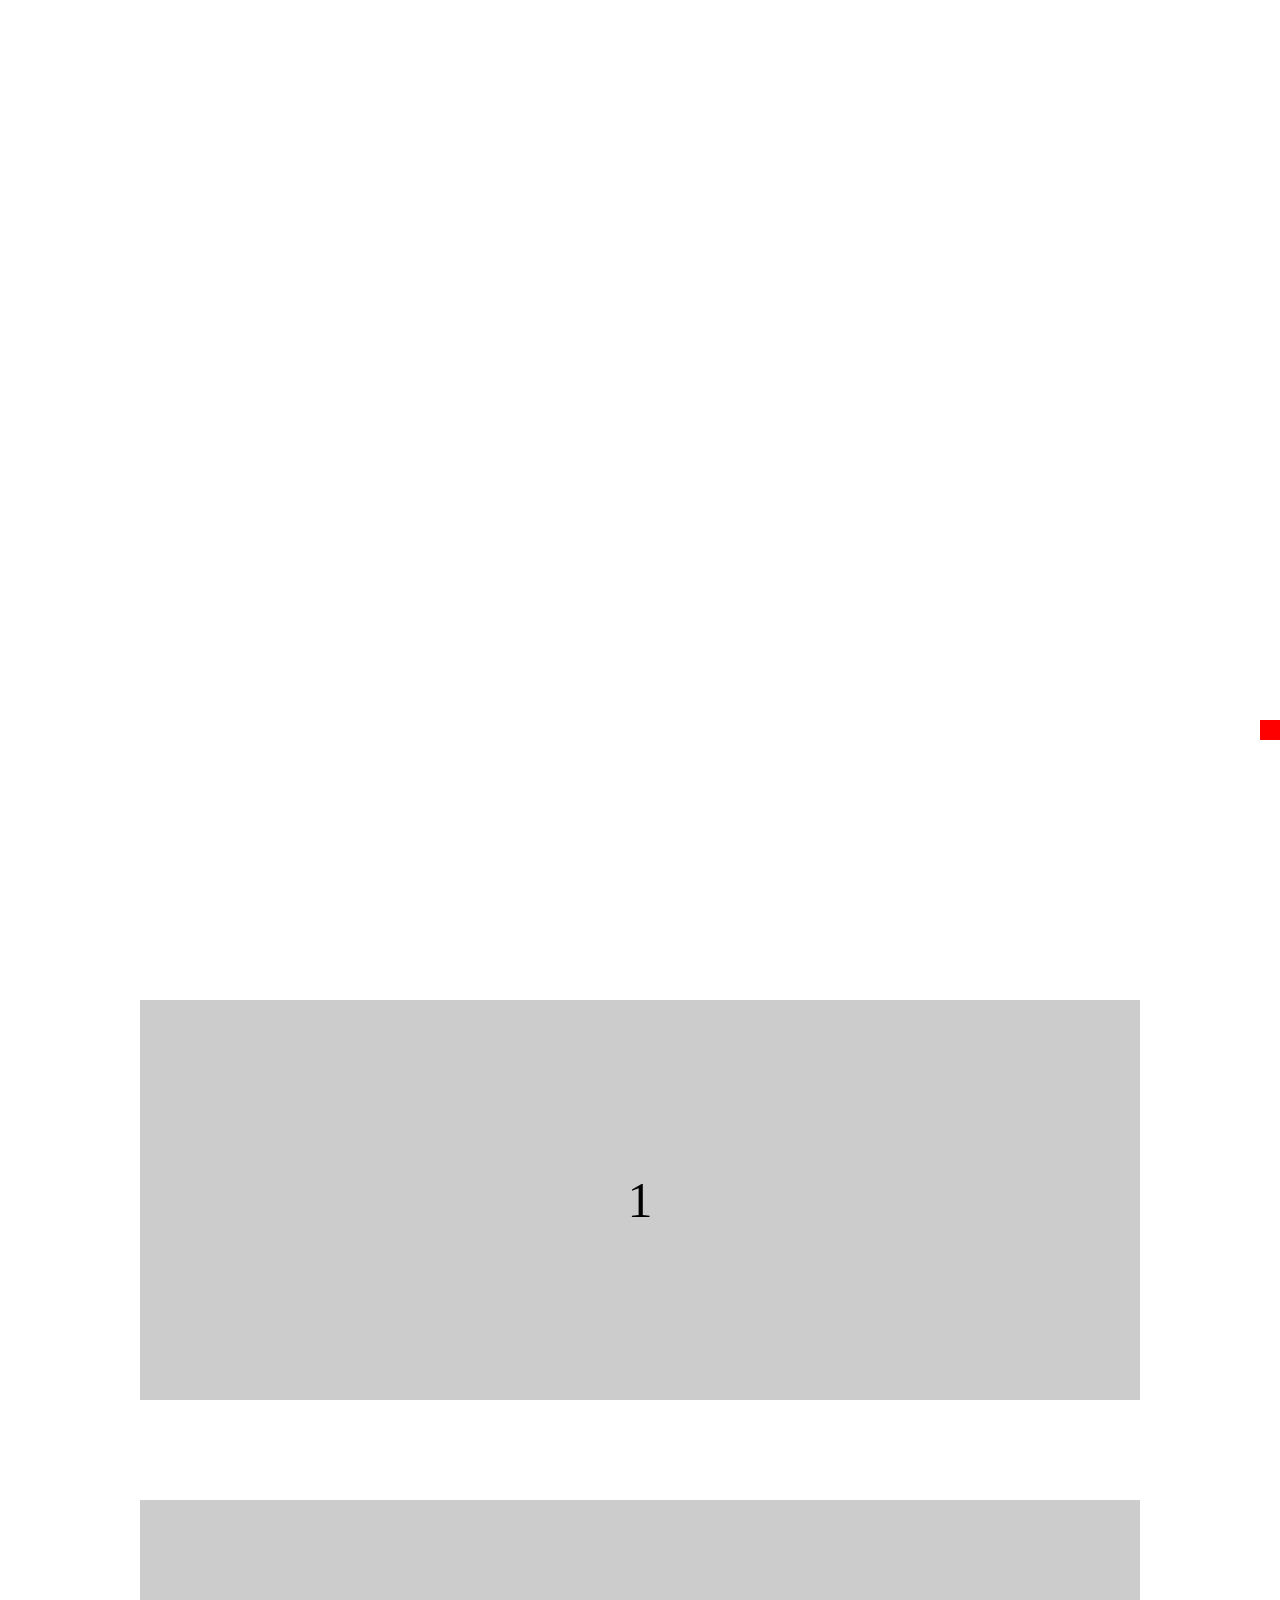
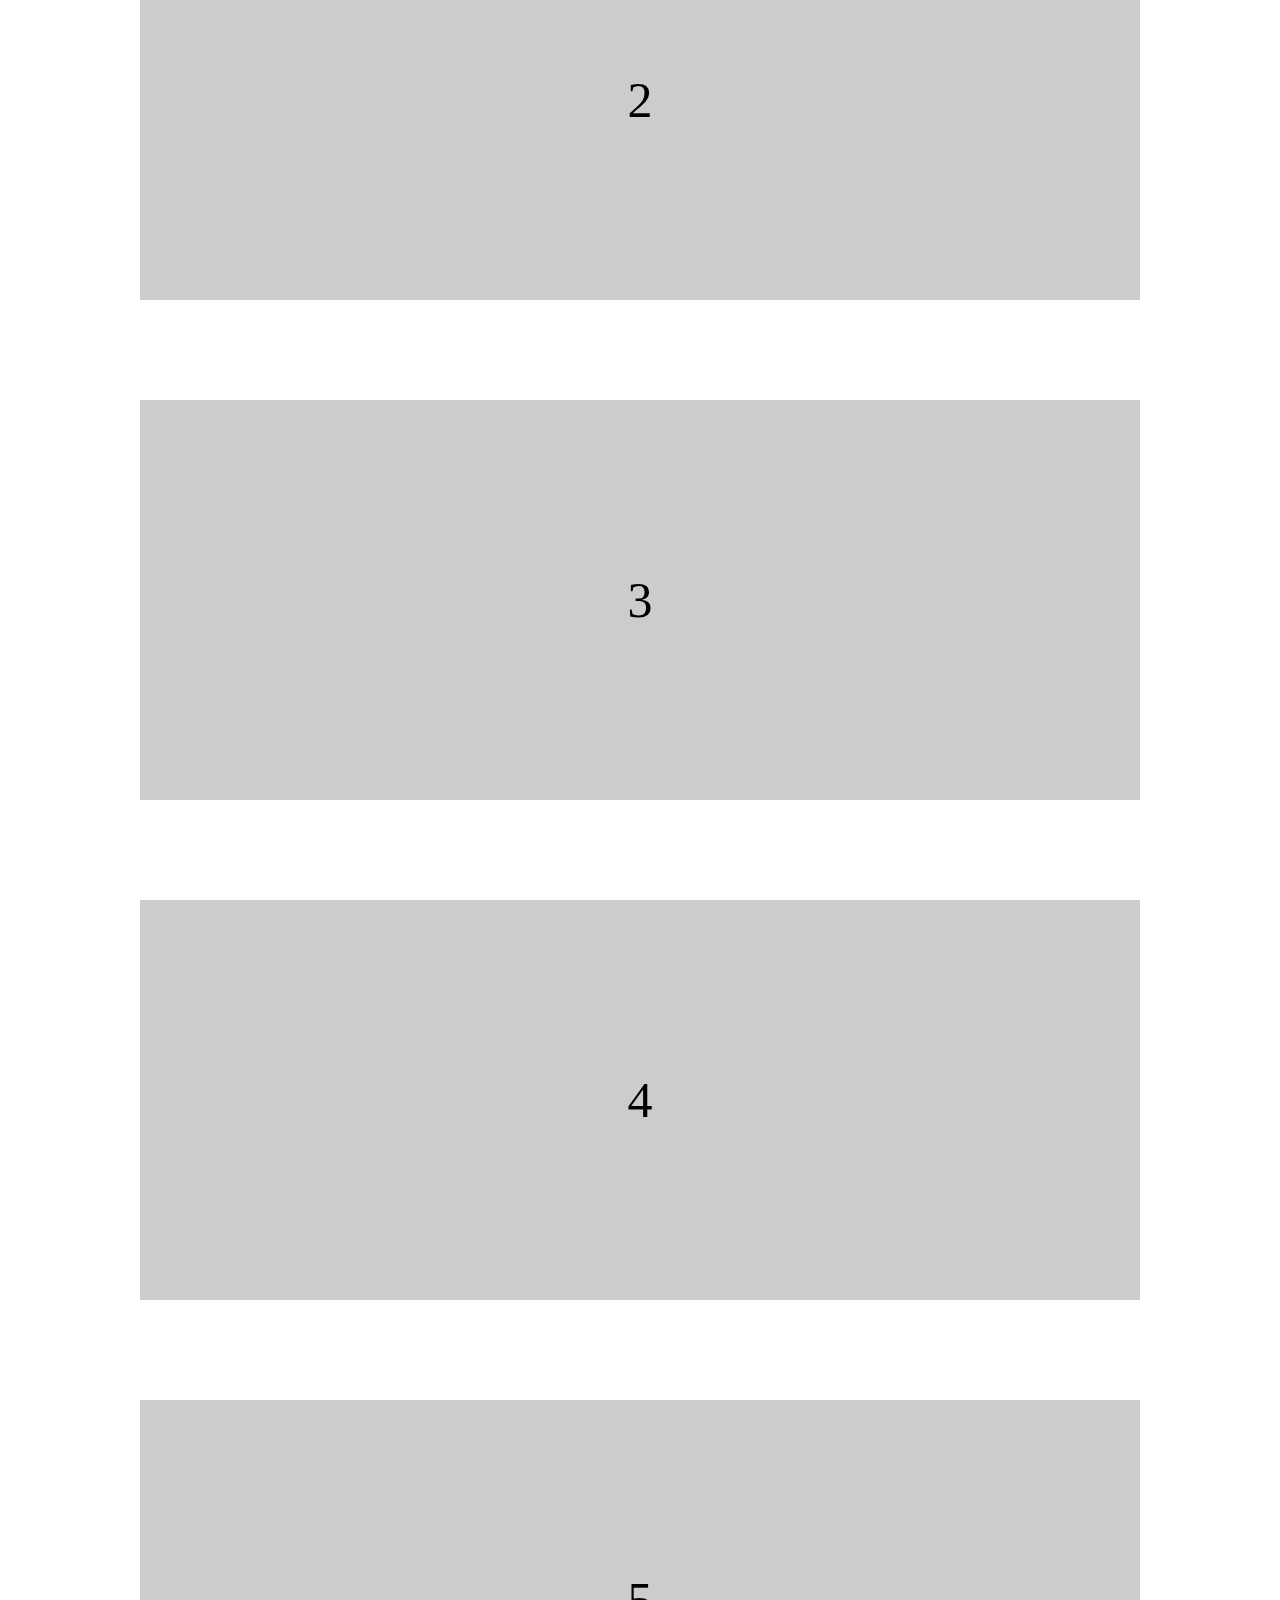
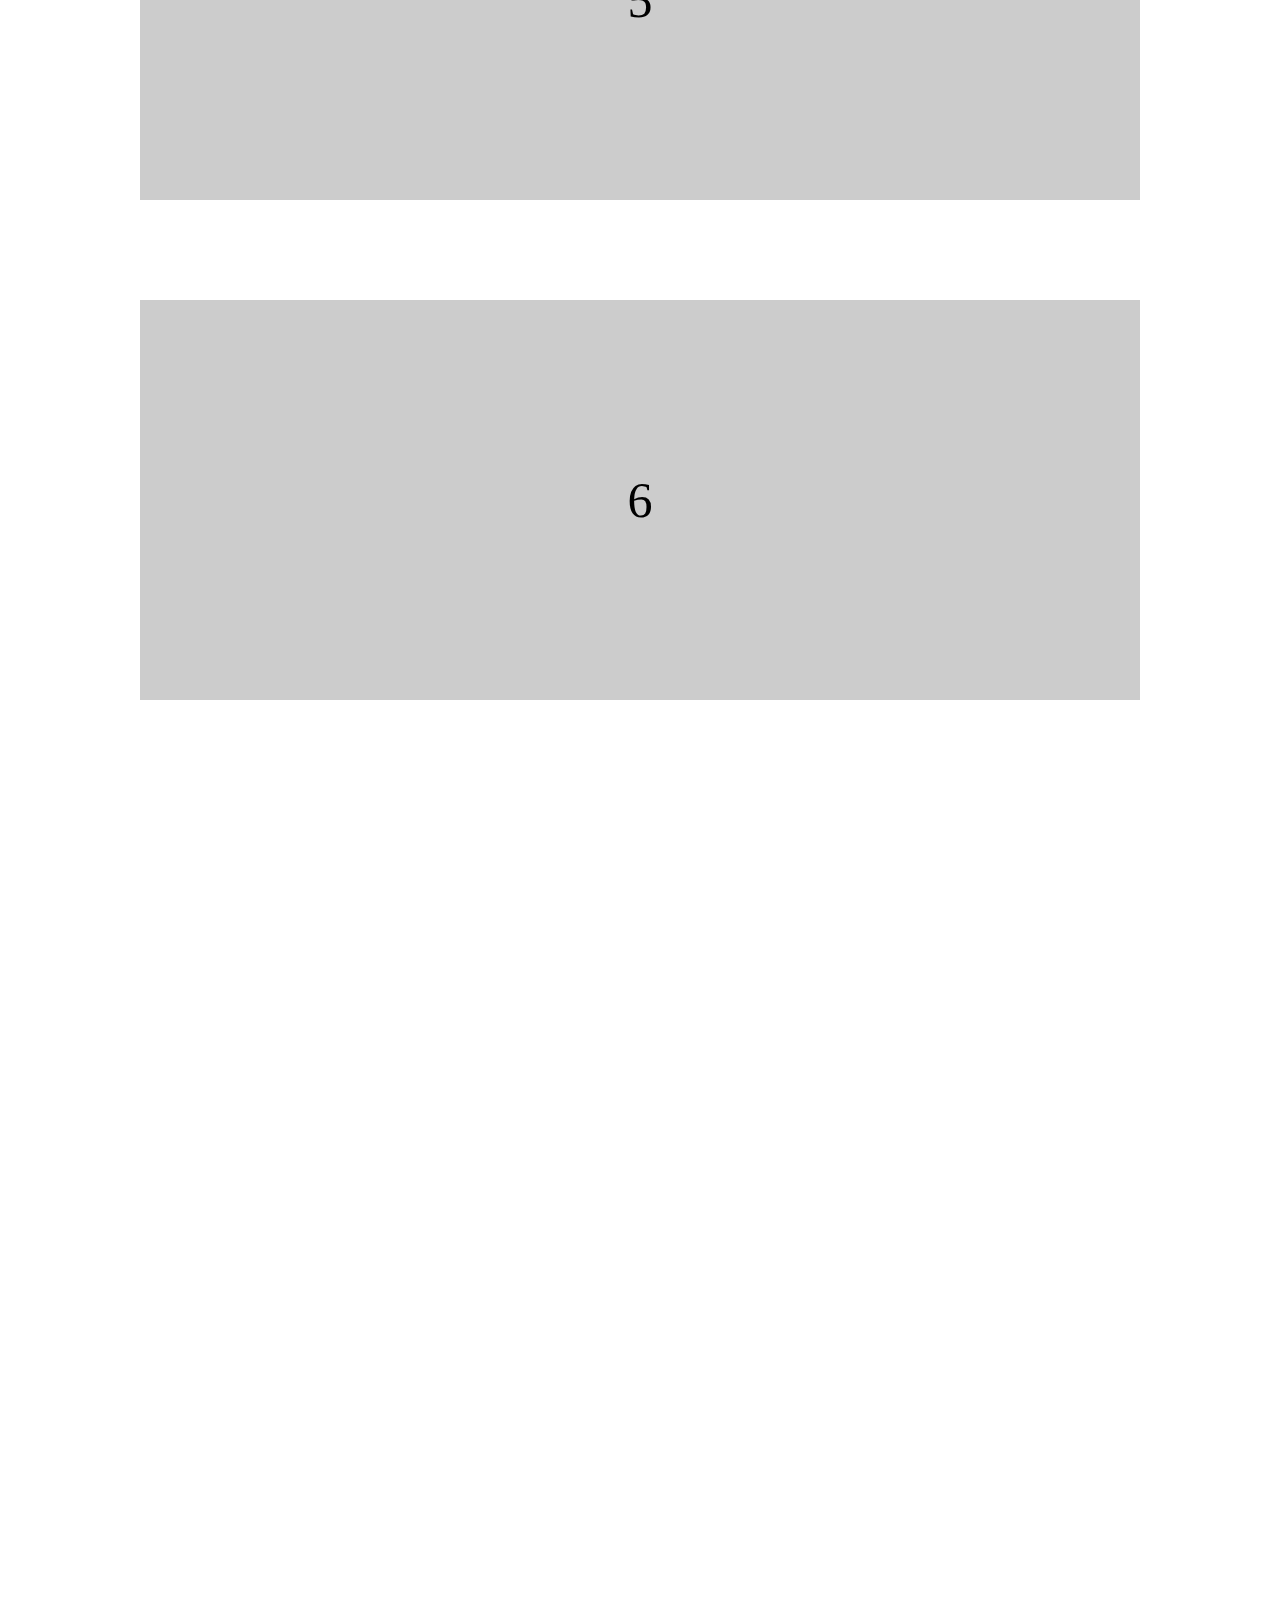
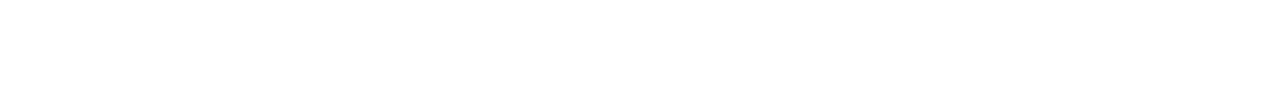
<file: qita/tianmao/天猫效果/滚动.html>
<!doctype html>
<html lang="en">
<head>
    <meta charset="UTF-8">
    <title>Document</title>
    <style>
        * {
            margin: 0;
            padding: 0;
            box-sizing: border-box;
        }

        body {
            width: 100%;
            height: 3000px;

        }

        .ding {
            width: 100%;
            height: 60px;
            background: red;
            position: fixed;
            top: -60px;
            left: 0;
            transition: top 1s;
        }

        .zuoce {
            width: 0;
            height: 0;
            position: fixed;
            top: 60%;
            left: calc(50% - 530px);

            transition: all 0.5s;
            overflow: hidden;
        }

        .aa {
            width: 20px;
            height: 20px;
            background: red;
            position: fixed;
            top: 80%;
            right: 0;

        }

        .neirong {
            margin: 1000px auto 0;
            width: 1000px;
        }

        .content {
            width: 1000px;
            height: 400px;
            background: #ccc;
            margin-top: 100px;
            line-height: 400px;
            text-align: center;
            font-size: 50px;
        }

        .louceng {
            width: 30px;
            line-height: 30px;
            text-align: center;
            border: 1px solid #000;
        }

        .louceng:nth-child(1):hover {
            background: #00A5C4;
        }

        .louceng:nth-child(2):hover {
            background: #fd6a88;
        }

        .louceng:nth-child(3):hover {
            background: #4bff33;
        }

        .louceng:nth-child(4):hover {
            background: #0040ff;
        }

        .louceng:nth-child(5):hover {
            background: #de6cff;
        }

        .louceng:nth-child(6):hover {
            background: #ff0017;
        }

        .louceng:nth-child(1).active {
            background: #00A5C4;
        }

        .louceng:nth-child(2).active {
            background: #fd6a88;
        }

        .louceng:nth-child(3).active {
            background: #4bff33;
        }

        .louceng:nth-child(4).active {
            background: #0040ff;
        }

        .louceng:nth-child(5).active {
            background: #de6cff;
        }

        .louceng:nth-child(6).active {
            background: #ff0017;
        }
        .xia{
            height: 1000px;
        }
    </style>
</head>
<body>
<div class="ding"></div>
<div class="zuoce">
    <div class="louceng active">1</div>
    <div class="louceng">2</div>
    <div class="louceng">3</div>
    <div class="louceng">4</div>
    <div class="louceng">5</div>
    <div class="louceng">6</div>
</div>
<div class="neirong">
    <div class="content">1</div>
    <div class="content">2</div>
    <div class="content">3</div>
    <div class="content">4</div>
    <div class="content">5</div>
    <div class="content">6</div>
</div>
<div class="xia"></div>


<div class="aa"></div>
</body>
<script src="animate.js"></script>
<script>
    let obj = document.body.scrollTop === 0 ? document.documentElement : document.body;
    {
        let ding = document.querySelector(".ding")
        window.onscroll = function () {
            let obj = document.body.scrollTop === 0 ? document.documentElement : document.body;
            let st = obj.scrollTop;
            if (st > 800) {
                ding.style.top = "0";
            } else if (st < 800) {
                ding.style.top = "-60px";
            }
        }
    }
    {

        let zuoce = document.querySelector(".zuoce")
        let zuobian = document.querySelectorAll(".zuoce .louceng")
        let neirong = document.querySelectorAll(".neirong .content")
        window.addEventListener("scroll", function () {
            let obj = document.body.scrollTop === 0 ? document.documentElement : document.body;
            let st = obj.scrollTop;
            if (st > 800) {
                zuoce.style.cssText = "width:30px;height:210px;";
            } else if (st < 800) {
                zuoce.style.cssText = "width:0px;height:0px;";
            }
            console.log(st)
            for (let i = 0; i < neirong.length; i++) {
                if(st > neirong[i].offsetTop - 60){
                    for(let i = 0; i < zuobian.length; i++){
                        zuobian[i].classList.remove("active")
                    }
                        zuobian[i].classList.add("active")
                }
            }
        })
    }
    {
        let a = document.querySelector(".aa")
        a.onclick = function () {
            animate(obj, {scrollTop: 0}, 1000)
//            alert(1)
        }
        //第一个参数操作的对象
        //第二个参数传的对象，属性值得集合形式，用花括号包起来,属性 ： 冒号值
        //第三个接收的参数是时间，默认是500毫秒
        //第四个对应的就是一个函数，动画效果，比如匀速
        //第五个是一个回调函数，
    }

    {
        let louceng = document.querySelectorAll(".zuoce .louceng")
        let neirong = document.querySelectorAll(".neirong .content")
        console.log(obj)
        louceng.forEach(function (ele, index) {
            ele.onclick = function () {
                let ot = neirong[index].offsetTop;
                animate(obj, {scrollTop: ot - 60}, 1000);
            }
        })
    }


</script>
</html>
</file>
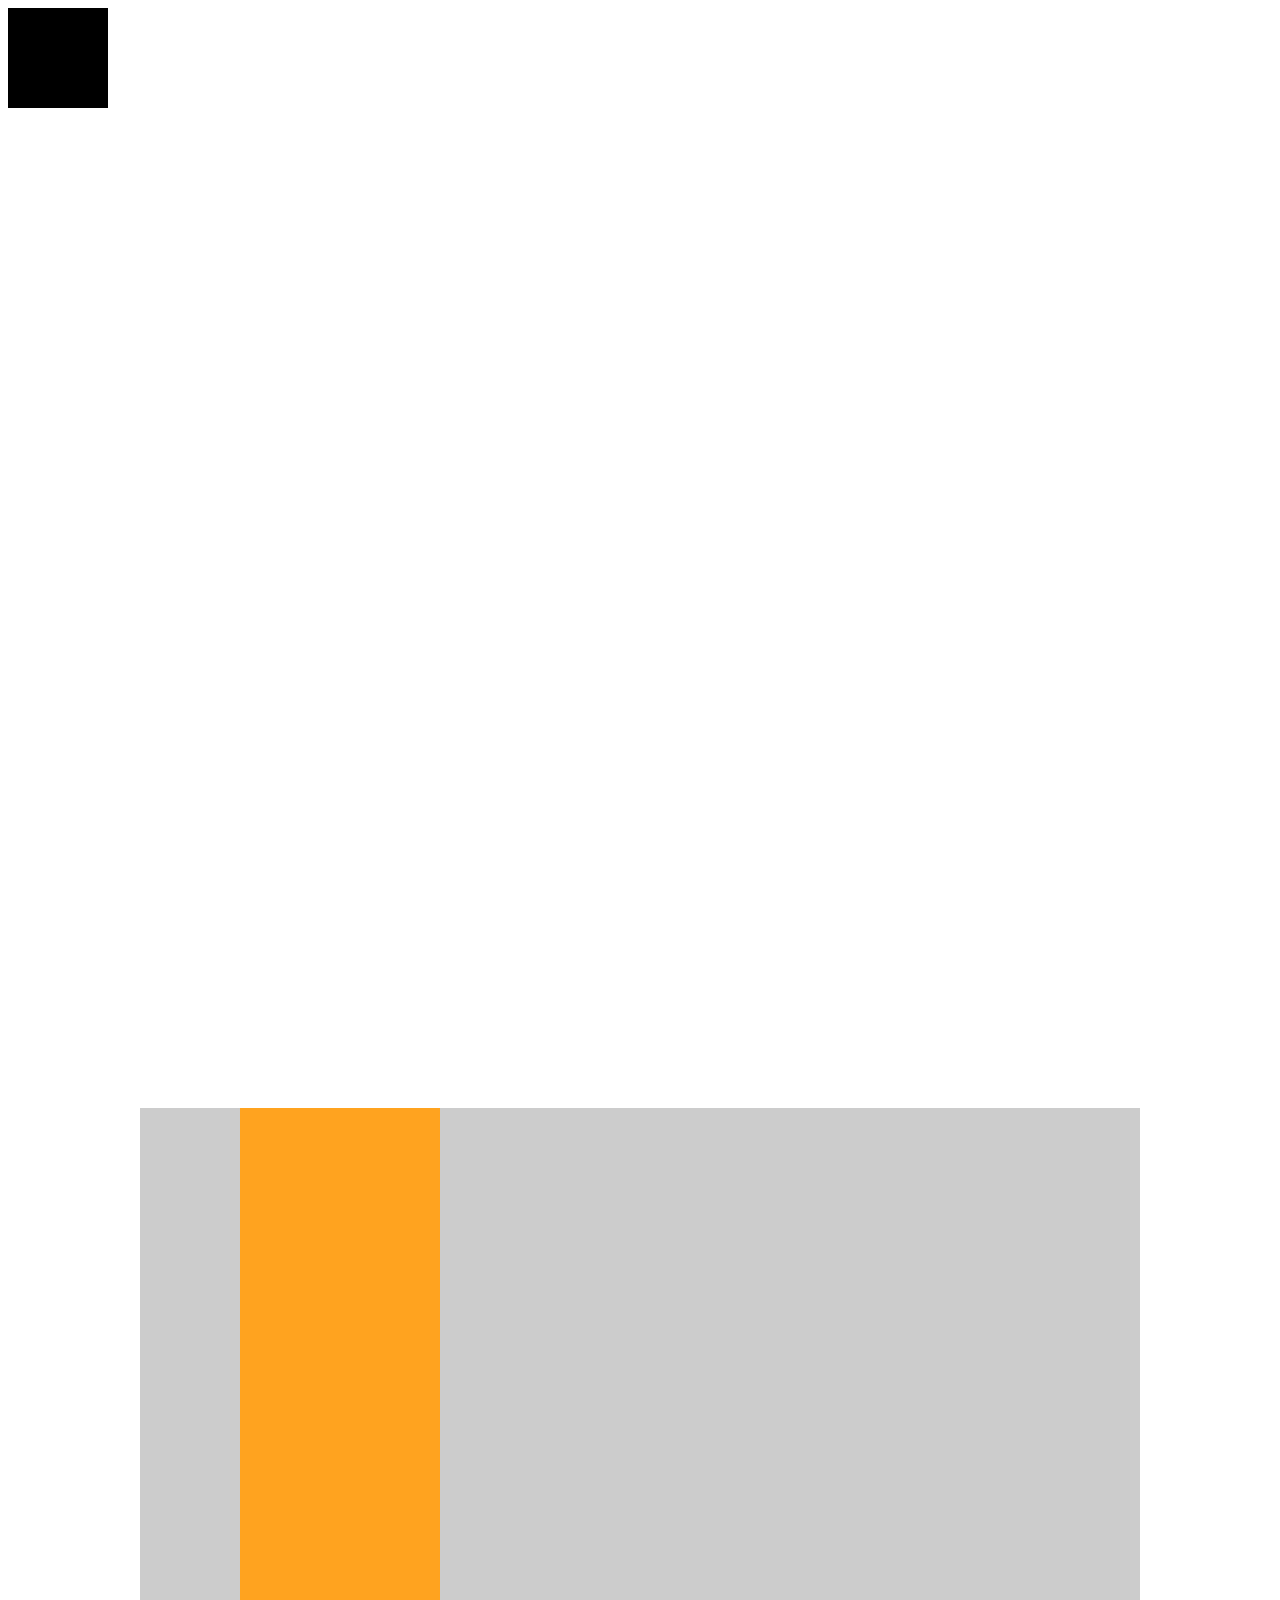
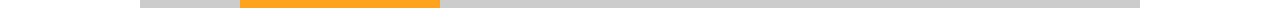
<file: qita/tianmao/天猫效果/选项卡.html>
<!doctype html>
<html lang="en">
<head>
    <meta charset="UTF-8">
    <title>Document</title>
    <style>
        .box{
            width: 1000px;
            height: 500px;
            background: #ccc;
            margin: 0 auto;
            margin-top:1000px;
        }
        .zbox{
            width: 300px;
            height: 500px;
            margin-left: 300px;
            background: #00A5C4;
            float: left;
            display: none;
        }
        .xbox{
            width: 200px;
            height: 500px;
            background: #ffa31f;
            margin-left:100px;
        }

    .shang{
        width: 100px;
        height: 100px;
        background: #000;
    }
    .xia{
        width: 100px;
        height: 100px;
        background: red;
    }

    </style>
</head>
<body>
<div class="xia">
    <div class="shang"></div>
</div>

<div class="box">
    <div class="zbox"></div>
    <div class="xbox"></div>
</div>
</body>
<script>
    let xia=document.querySelector(".xia")
    let shang=document.querySelector(".shang")

    xia.onmousemove=function () {
        console.log("下面的元素受事件流影响的鼠标经过")
    }
    xia.onmouseenter=function () {
        console.log("下面的元素不受事件流影响的鼠标经过")
    }
    shang.onmousemove=function () {
        console.log("下面的元素受事件流影响的鼠标经过")
    }
    shang.onmouseenter=function () {
        console.log("下面的元素不受事件流影响的鼠标经过")
    }
    xia.onmouseleave=function () {
        console.log("上面的元素不受事件流影响的鼠标移出")
    }
    shang.onmouseleave=function () {
        console.log("上面的元素受事件流影响的鼠标移出")
    }
    shang.onmouseleave=function () {
        console.log("上面的元素不受事件流影响的鼠标移出")
    }

    let da=document.querySelector(".box")
    let left=document.querySelector(".xbox")
    let right=document.querySelector(".zbox")
    left.onmousemove=function () {
        right.style.display="block";
    }

    left.onmouseout=function (e) {
        e.stopPropagation();
//        right.style.display="none";
    }
    da.onmouseleave=function () {
        right.style.display="none";
    }

    right.onmouseout=function () {
        right.style.display="none";
    }





</script>
</html>
</file>
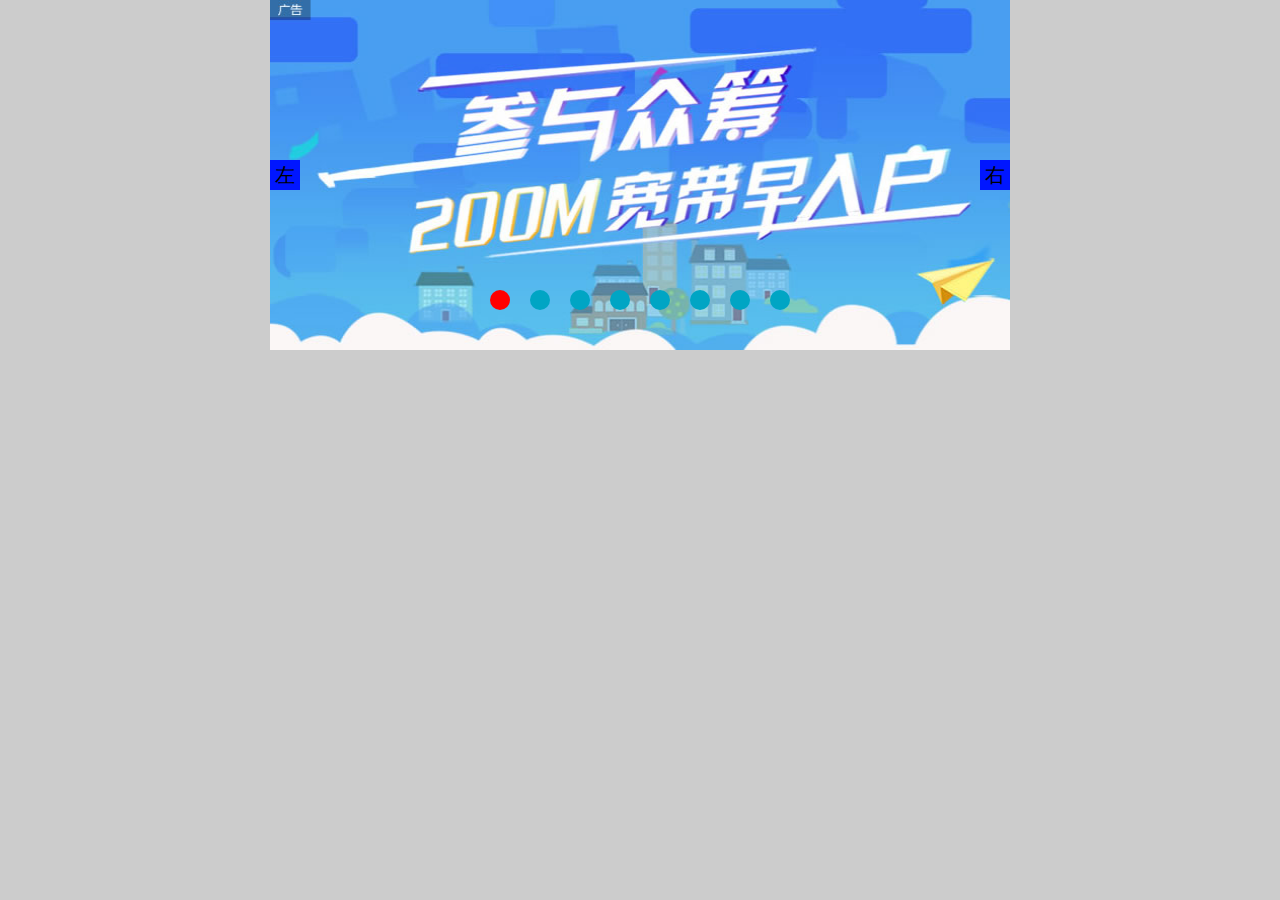
<file: qita/yidong/lunbo/轮播.html>
<!doctype html>
<html lang="en">
<head>
    <meta charset="UTF-8">
    <title>Document</title>
    <style>
        body {
            background: #ccc;
        }

        * {
            margin: 0;
            padding: 0;
            list-style: none;
            box-sizing: border-box;
        }

        .box {
            height: 350px;
            width: 740px;
            margin: 0 auto;
            position: relative;
            overflow: hidden;
        }

        .tu {
            width: 1000px;
            height: 350px;

        }

        .tu li {
            width: 750px;
            height: 350px;
            position: absolute;
            top: 0;
            left: 0;
            transition: all .8s;
        }

        .tu .active {
            z-index: 2;
        }

        .dian .active {
            background: red;
        }

        .tu li img {
            width: 750px;
            height: 350px;
        }

        .dian {
            width: 100%;
            height: 20px;
            position: absolute;
            z-index: 111111111111111;
            bottom: 40px;
            display: flex;
            justify-content: center;
        }

        .dian li {
            width: 20px;
            height: 20px;
            background: #00A5C4;
            margin: 0 10px;
            border-radius: 50%;
        }

        @keyframes leftzuo {
            0% {
                left: 0;
            }
            100% {
                left: -740px;
            }
        }

        .leftzuo {
            animation: leftzuo 1s linear forwards;
        }

        @keyframes leftyou {
            0% {
                left: 0;
            }
            100% {
                left: 740px;
            }
        }

        .leftyou {
            animation: leftyou 1s linear forwards;
        }

        @keyframes rightzuo {
            0% {
                left: 740px;
            }
            100% {
                left: 0;
            }
        }

        .rightzuo {
            animation: rightzuo 1s linear forwards;
        }

        @keyframes rightyou {
            0% {
                left: -740px;
            }
            100% {
                left: 0px;
            }
        }

        .rightyou {
            animation: rightyou 1s linear forwards;
        }

        .zuo{
            width: 30px;
            height: 30px;
            line-height: 30px;
            font-size: 20px;
            position: absolute;
            z-index: 9999999999;
            left:0;
            top:calc(50% - 15px);
            background: #0016ff;
            text-align: center;
        }
        .you{
            width: 30px;
            height: 30px;
            line-height: 30px;
            font-size: 20px;
            position: absolute;
            z-index: 9999999999;
            right:0;
            top:calc(50% - 15px);
            background: #0016ff;
            text-align: center;
        }
    </style>
</head>
<body>
<div class="box">
    <ul class="tu">
        <li class="active"><img src="1.jpg" alt=""></li>
        <li><img src="2.jpg" alt=""></li>
        <li><img src="3.jpg" alt=""></li>
        <li><img src="4.jpg" alt=""></li>
        <li><img src="5.jpg" alt=""></li>
        <li><img src="6.jpg" alt=""></li>
        <li><img src="7.jpg" alt=""></li>
        <li><img src="8.jpg" alt=""></li>
    </ul>
    <ul class="dian">
        <li class="active"></li>
        <li></li>
        <li></li>
        <li></li>
        <li></li>
        <li></li>
        <li></li>
        <li></li>
    </ul>
    <div class="zuo">左</div>
    <div class="you">右</div>
</div>
</body>
<script>
    {
        let dians = document.querySelectorAll(".dian li")
        console.log(dians)
        let tus = document.querySelectorAll(".tu li")
        console.log(tus)
        let zuo=document.querySelector(".zuo")
        let you=document.querySelector(".you")

        let now = 0;
        let ceng = 10;
        let kaiguan = true


        let st = setInterval(fn, 2000)

        function fn(dir="r") {

            if(dir==="r"){
                tus[now].classList.add("leftzuo")
                dians[now].classList.remove("active")
                now++;
                if (now === tus.length) {
                    now = 0;
                }
                tus[now].classList.add("rightzuo")
                dians[now].classList.add("active")
            }else if(dir==="l"){
                tus[now].classList.add("leftyou")
                dians[now].classList.remove("active")
                now--;
                if(now === -1){
                    now=tus.length-1
                }
                tus[now].classList.add("rightyou")
                dians[now].classList.add("active")
            }



            tus[now].style.zIndex = ceng++;


        }

        tus.forEach(function (ele) {
            window.addEventListener("animationend", function () {
                ele.className = "";
                kaiguan = true;
            })
        })

        let dakuang = document.querySelector(".box")
        dakuang.onmouseover = onfocus = function () {
            clearInterval(st)
        }
        dakuang.onmouseout = onblur = function () {
            st = setInterval(fn, 2000)
        }

        dians.forEach(function (ele, index) {
            console.log(kaiguan)
            ele.onclick = function () {
                if (kaiguan) {
                    if (now > index) {
                        tus[now].classList.add("leftyou")
                        tus[index].classList.add("rightyou")
                    } else if (now < index) {
                        tus[now].classList.add("leftzuo")
                        tus[index].classList.add("rightzuo")
                    }
                    dians[now].classList.remove('active');
                    dians[index].classList.add('active');
                    tus[index].style.zIndex = ceng++;
                    now = index
                }
                kaiguan = false;
            }
        })
        zuo.onclick=function () {
            if(kaiguan){
                fn("l")
                kaiguan=false
            }

        }
        you.onclick=function () {
            if(kaiguan){
                fn("r");
                kaiguan=false;
            }
        }

    }
</script>
</html>
</file>
<file: css/css.css>
* {
    margin: 0;
    padding: 0;
    list-style: none;
}

html, body {

    overflow: hidden;
    -webkit-tap-highlight-color: rgba(0, 0, 0, 0);
}

.section {
    position: relative;
}

.fp-section {
    position: relative;
    -webkit-box-sizing: border-box; /* Safari<=5 Android<=3 */
    -moz-box-sizing: border-box; /* <=28 */
    box-sizing: border-box;
}

.fp-slide {
    float: left;
}

.fp-slide, .fp-slidesContainer {
    height: 100%;
    display: block;
}

.fp-slides {
    z-index: 1;
    height: 100%;
    overflow: hidden;
    position: relative;
    -webkit-transition: all 0.3s ease-out; /* Safari<=6 Android<=4.3 */
    transition: all 0.3s ease-out;
}

.fp-section.fp-table, .fp-slide.fp-table {
    display: table;
    table-layout: fixed;
    width: 100%;
}

.fp-tableCell {
    display: table-cell;
    vertical-align: middle;
    width: 100%;
    height: 100%;
}

.fp-slidesContainer {
    float: left;
    position: relative;
}

.fp-controlArrow {
    position: absolute;
    z-index: 4;
    top: 50%;
    cursor: pointer;
    width: 0;
    height: 0;
    border-style: solid;
    margin-top: -38px;
}

.fp-controlArrow.fp-prev {
    left: 15px;
    width: 0;
    border-width: 38.5px 34px 38.5px 0;
    border-color: transparent #fff transparent transparent;
}

.fp-controlArrow.fp-next {
    right: 15px;
    border-width: 38.5px 0 38.5px 34px;
    border-color: transparent transparent transparent #fff;
}

.fp-scrollable {
    overflow: scroll;

}

.fp-notransition {
    -webkit-transition: none !important;
    transition: none !important;
}

#fp-nav {
    position: fixed;
    z-index: 100;
    margin-top: -32px;
    top: 50%;
    opacity: 1;
}

#fp-nav.right {
    right: 17px;
}

#fp-nav.left {
    left: 17px;
}

.fp-slidesNav {
    position: absolute;
    z-index: 4;
    left: 50%;
    opacity: 1;
}

.fp-slidesNav.bottom {
    bottom: 17px;
}

.fp-slidesNav.top {
    top: 17px;
}

#fp-nav ul,
.fp-slidesNav ul {
    margin: 0;
    padding: 0;
}

#fp-nav ul li,
.fp-slidesNav ul li {
    display: block;
    width: 14px;
    height: 13px;
    margin: 7px;
    position: relative;
}

.fp-slidesNav ul li {
    display: inline-block;
}

#fp-nav ul li a,
.fp-slidesNav ul li a {
    display: block;
    position: relative;
    z-index: 1;
    width: 100%;
    height: 100%;
    cursor: pointer;
    text-decoration: none;
}

#fp-nav ul li a.active span,
.fp-slidesNav ul li a.active span {
    background: #333;
}

#fp-nav ul li a span,
.fp-slidesNav ul li a span {
    top: 2px;
    left: 2px;
    width: 8px;
    height: 8px;
    border: 1px solid #000;
    background: rgba(0, 0, 0, 0);
    border-radius: 50%;
    position: absolute;
    z-index: 1;
}

#fp-nav ul li .fp-tooltip {
    position: absolute;
    top: -2px;
    color: #fff;
    font-size: 14px;
    font-family: arial, helvetica, sans-serif;
    white-space: nowrap;
    max-width: 220px;
    overflow: hidden;
    display: block;
    opacity: 0;
    width: 0;
}

#fp-nav ul li:hover .fp-tooltip {
    -webkit-transition: opacity 0.2s ease-in;
    transition: opacity 0.2s ease-in;
    width: auto;
    opacity: 1;
}

#fp-nav ul li .fp-tooltip.right {
    right: 20px;
}

#fp-nav ul li .fp-tooltip.left {
    left: 20px;
}

/*yi*/
/* Header */
.large-header {
    position: relative;
    width: 100%;
    /*background: #333;*/
    background-image: url('../img/demo-1-bg.jpg');
    overflow: hidden;
    background-size: cover;
    background-position: center center;
    z-index: 1;
}

.demo-1 .large-header {
    background-image: url('../img/demo-1-bg.jpg');
}

.demo-2 .large-header {
    background-image: url('../img/demo-2-bg.jpg');
    background-position: center bottom;
}

.demo-3 .large-header {
    background: #7f8c8d;
}

.demo-4 .large-header {
    background: #f9f1e9;
}

.main-title {
    position: absolute;
    margin: 0;
    padding: 0;
    color: #f9f1e9;
    text-align: center;
    top: 50%;
    left: 50%;
    -webkit-transform: translate3d(-50%, -50%, 0);
    transform: translate3d(-50%, -50%, 0);
}

.demo-1 .main-title,
.demo-3 .main-title {
    text-transform: uppercase;
    font-size: 4.2em;
    letter-spacing: 0.1em;
}

.demo-2 .main-title {
    font-family: 'Clicker Script', cursive;
    font-weight: normal;
    font-size: 8em;
    padding-left: 10px;
    text-shadow: 2px 2px 4px rgba(0, 0, 0, 0.4);
}

.demo-2 .main-title::before {
    content: '';
    width: 20vw;
    height: 20vw;
    min-width: 3.5em;
    min-height: 3.5em;
    background: url(../img/demo-1-bg.jpg) no-repeat center center;
    background-size: cover;
    position: absolute;
    top: 50%;
    left: 50%;
    border-radius: 50%;
    z-index: -1;
    -webkit-transform: translate3d(-50%, -50%, 0);
    transform: translate3d(-50%, -50%, 0);
}

.demo-3 .main-title {
    padding: 10px 40px;
    border: 10px double #f9f1e9;
    text-transform: uppercase;
    font-family: Londrina Outline, sans-serif;
}

.demo-4 .main-title {
    font-size: 6em;
    font-weight: 300;
    padding: 10px 30px;
    text-transform: uppercase;
    color: #222;
}

.main-title .thin {
    font-weight: 200;
}

@media only screen and (max-width: 768px) {
    .demo-1 .main-title,
    .demo-3 .main-title,
    .demo-4 .main-title {
        font-size: 3em;
    }

    .demo-2 .main-title {
        font-size: 4em;
    }
}
#large-header{
    position: relative;
}
.thin{
    width: 30px;
    position: absolute;
    top:100px;
    left:650px;
    font-size: 30px;;
    color:#fff;
    display: none;
}
.thin2{
    position: absolute;
    bottom:100px;
    left:700px;
    width: 30px;
    font-size: 30px;;
    color:#fff;
    display: none;

}
.danghang{
    width: 0;
    height: 0;
    background: #fff;
    display:flex;
    justify-content: space-between;
    position:absolute;
    top: 300px;
    left:500px;
    overflow: hidden;
}
.danghang li{
    width: 70px;
    height: 50px;
    background:red;
}
/*第二屏幕*/
#dier{
    background: url("../img/skill.jpg") no-repeat center;
}
.zhezhaozhao{
    background: rgba(0, 0, 0, 0.56);
    width: 100%;
    height: 100%;
    position: absolute;
    top:0;
    left:0;
    top:0;
    bottom: 0;
    margin: auto;
}
.ziwo{
    width: 1000px;
    height: 100%;
    margin: 0 auto 50px;
    position: relative;
}
.ziwo h1{
    text-align: center;
    color: #fff;
    position: absolute;
    /*animation:xiangxia 1s;*/
    top:20%;
    left: -1000px;
    /*display: none;*/
}
.ziwo .jindutiao{
    width: 1000px;
    height: 300px;
    /*background: #fff;*/
    position: absolute;
    top: 40%;
}
.jindu{
    width: 200px;
    height: 100%;
    float: left;
}
.jindu2{
    width: 200px;
    height: 100%;
    margin: 0 auto;
}
.jindu3{
    width: 200px;
    height: 100%;
    float: right;
}
.jindutiao p{
    color: #ff3c86;
    text-align: center;
    line-height: 50px;
    font-size: 30px;
}
@keyframes xiangxia {
    0%{
        left:-1000px;
    }
    100%{
        left:0;
    }
}

/*第三屏幕*/
.xiangmu{
    width: 1200px;
    height: 100vh;
    margin:0 auto;
}
.xiangmu-top h1{
    /*padding-top: 50px;*/
    line-height: 80px;
    font-size: 36px;
    text-align: center;
    color: rgb(255, 15, 101);
}
.xiangmu-top p{
    line-height: 20px;
    font-size: 20px;
    text-align: center;
    color: #000;
    margin-bottom: 30px;

}
.xiangmu-bottom{
    width: 100%;
    height: 600px;
}
.xiangmu-bottom ul{
    width: 100%;
    height: 225px;
    background: #000;
}
.xiangmu-bottom ul li{
    width: 25%;
    height: 100%;
    position: relative;
    float: left;
}
.xiangmu-bottom img{
    width: 100%;
    height: 100%;

}
.tishi{
    width: 100%;
    height: 100%;
    /*display: none;*/
    background: rgba(0, 0, 0, 0.6);
    transition: all .5s;
    opacity: 0;
    position: absolute;
    top:0;
}
.tishi p{
    display: block;
    text-align: center;
    height: 36px;
    line-height: 36px;
    font-size: 20px;
    width:100%;
    position: absolute;
    top:0;
    bottom: 0;
    left: 0;
    right: 0;
    margin: auto;
    color:#fff;

}
.xiangmu-bottom ul li:hover .tishi{
   opacity: 1;
}

    /*第四屏幕*/
.biao{
    width: 1000px;
    height: 500px;
    position: absolute;
    left: 0;
    right: 0;
    top: 0;
    bottom: 0;
    margin: auto;
    /*background: rgba(237, 252, 255, 0.3);*/
}

.biaoti h1{
    text-align: center;
    color: rgb(255, 15, 101);
    margin: 20px auto 10px;
    font-size: 36px;
    line-height: 40px;
}
.biaoti p{
    text-align: center;
    transition: suo 1s;
    padding: 10px 0px 30px 0px;
    font-size: 16px;
    line-height: 30px;
    color: #fff;
}


@keyframes suo{
    0% {
        opacity: 0;
        transform: scale(0,0);
    }
    100% {
        opacity: 1;
        transform: scale(1,1);
    }
}

.biaoti{
    float:left;
    width: 100%;
    /* animation: suo 1s; */
}
.dizhi{
    float: left;
    width: 100%;
    height: 227px;
    overflow: hidden;
    position: relative;
    /* animation: suo 1s; */
}
.ipt{
    position: absolute;
    top:0;
    left:0;
    width: 555px;
    overflow: hidden;
}
#mingzi{
    display: block;
    margin-bottom: 15px;
    width: 80%;
    /*height: 34px;*/
    font-size: 14px;
    padding: 6px 12px;
    line-height: 20px;
    color: #555;
    border: 1px solid #ccc;
    border-radius: 4px;
    background-color: transparent;
}
#neirong{
    display: block;
    margin-bottom: 15px;
    width: 80%;
    height: 100px;
    font-size: 14px;
    padding: 6px 12px;
    line-height: 20px;
    color: #555;
    border: 1px solid #ccc;
    border-radius: 4px;
    background-color: transparent;
}

.iptyou{
    position: absolute;
    top:0;
    right: 0;
    width: 400px;
    height: 227px;
    padding-left: 200px;

}
#dizhi{
    color: rgb(255, 15, 101);
    margin-bottom: 15px;
}
#zuobiao{
    color: #fff;
    margin-bottom: 15px;
}
#dizhi1{
    color: #fff;
    margin-bottom: 15px;
}
#dizhi1 i{
    color: rgb(255, 15, 101);
}
#lianxi{
    color: #fff;
    margin-bottom: 15px;
}
#lianxi i{
    color: rgb(255, 15, 101);
}
#siping{
    background: url("../img/hire.jpg") no-repeat center center;
    background-size: cover;
}
.zhezhao{
    position: absolute;
    top:0;
    width: 100%;
    height: 100%;
    background: rgba(0, 0, 0, 0.6);
}
</file>
<file: qita/yidong/CSS/index.css>
.ding{
    width: 100%;
    height: 25px;
    border-bottom:1px solid rgb(236, 236, 236);
    background: #f6f6f6;
}
.ding a{
    color: rgb(136,136,136);
}
.ding a:hover{
    color: #25b2fe;
}
.dingbu{
    width: 1200px;
    height: 100%;
    margin: 0 auto;
}
.dingbu:after{
    content: "";
    display: block;
    clear:both;
}
.left1{
    width: 142px;
    line-height: 25px;
    font-size:12px;
    color: rgb(136,136,136);
}
.left1 a:nth-child(1){
    display: block;
    float: left;
    padding: 0 10px;
    border-right: 1px solid rgb(236, 236, 236);
}
.left1 a:nth-child(2){
    display: block;
    float: left;
    padding: 0 10px;
    border-right: 1px solid rgb(236, 236, 236);
}
.right{
    float: right;
    line-height: 25px;
    font-size: 12px;
    height: 100%;
}
/* .right:after{
    content: "";
    display: block;
    clear:both;
} */
.denglu{
    float:left
}
.denglu a{
    display: block;
    color:#e40077;
    width: 100%;
    padding: 0 10px 0 25px;
    background: url('../img/wawa1.png') 10px center no-repeat;
}
.denglu a:hover{
    background: url('../img/wawawa.png') 10px center no-repeat;
    color: #25b2fe;
}
.right span{
    float:left;
    color:#ddd;
}
.kehu{
    float: left;
    position: relative;
}
.kehu a{
    float: left;
    padding: 0 10px 0 25px;
    background: url('../img/49.png') 10px center no-repeat;
}
.kehu img{
    margin-top: 5px;
    float: left;
    width: 36px;
    height: 15px;
}
.kehu a:hover{
    background: url('../img/50.png') 10px center no-repeat #fff;
    
}
.erweima{
    display: none;
}
.erweima img{
    width:100px;
    height: 100px; 
    margin: 18px 0 0 30px;
}
.erweima p{
    width: 100%;
    float: left;
    text-align: center;
    font-size: 14px;
    line-height: 25px;
}
.kehu:hover .erweima{
    width: 100%;
    height: 155px;
    position: absolute;
    top: 25px;
    left: 0;
    display: block;
    background: #fff;
    box-shadow: 0 5px 10px 1px rgba(0, 0, 0, 0.1);
}
.gyyd{
    float: left;
    padding: 0 5px;
}
/* 搜索栏 */
.input{
    width: 100%;
    height: 92px;
    background: #fff;
}
.input1{
    width: 1200px;
    height: 92px;
    margin: 0 auto;
    /* background: red; */
    padding: 15px 50px 15px 0;
}
.input-left{
    width: 575px;
    height: 52px;
    padding-top: 10px;
    float: left;
}
.input-left .diqu{
    width: 230px;
    height: 42px;
    float: left;
}
.input-left .diyu{
    float: left;
    margin: 10px 0 0 20px;
}
.chushi{
    cursor: pointer;
    font-size: 14px;
    height: 25px;
    padding: 0 15px 0 0;
    background: url('../img/xiala.gif') no-repeat right 9px;    
}
.input-1{
    width: 575px;
    height: 62px;
    /* background: red; */
    float: left;
}
.input-1 form{
    width: 575px;
    height: 32px;
}
.input-1 form input{
    float: left;
}
#sousou{
    padding: 3px 12px;
    width: 490px;
    height: 32px;
    border: 2px solid #DFDFDF;
    border-right: 0;
}
.input-1 form span{
    display: block;
    float: left;
    width: 85px;
    height: 32px;
    background: url('../img/fangdajing.png') left 10px center no-repeat #25B2FE;
    cursor: pointer;
    padding: 6px 12px 6px 30px;
}
#tijiao{
    background: #25B2FE;
    border: 0;
    color: #fff;
    line-height: 20px;
    font-size: 14px;
}
/*.xiaodaohang{*/
    /*float: */
/*}*/
.xiaodaohang a{
    padding-right: 20px;
    line-height: 26px;
    font-size: 12px;
    color: #666;
}
.xiaodaohang a:nth-child(1){
    color: #e40077;
}
.xiaodaohang a:nth-child(3){
    color: #e40077;
}
.xiaodaohang a:nth-child(5){
    color: #e40077;
}
.xiaodaohang a:hover{
    color: #0085d0;
    text-decoration: underline;
}
/* 搜索栏结束 */
/* 导航 */
.daohang{
    width: 100%;
    height: 40px;
}
.daohang-1{
    width: 1200px;
    height: 40px;
    /* background: red; */
    margin: 0 auto;
}
.daohang-2 li{
    float: left;
    line-height: 40px;
    font-size: 16px;
    text-align: center;
    border-right: 1px solid #fff;
    background: #E4E4E4;
    width: 260px;
}
.daohang-2 li:nth-child(1){
    width: 160px;
}
/*  banner  */
.banner{
    width: 100%;
    height: 365px;
    padding-top: 5px;
}
.banner-neirong{
    width: 1200px;
    height: 350px;
    margin: 0 auto;
}
.shangfenlei{
    float: left;
    width: 160px;
    height: 350px;
    border: 1px solid #b8d9e9;
    padding: 8px 10px 10px 10px;
    margin-right: 10px;
}
.shangfenlei p{
    border-bottom: 1px solid #e9e9e9;
    line-height: 21px;
    height: 24px;
    text-align: center;
    font-size: 12px;
}
.fenleiye li{
    width: 100%;
    height: 45px;
    line-height: 42px;
    font-size: 16px;
    border-bottom: 1px solid #e9e9e9;
}
.fenleiye li:nth-child(7){
    border: 0;
}
.fenleiye li img{
    width: 56px;
    height: 32px;
    padding: 11px 10px 0 25px;
    float: left;
}
.fenleiye li a{
    color: #000;
}
.fenleiye li a:hover{
    color: #0085d0;
}
/*  商城商品分类结束 */
/* 轮播图 */


/* 轮播图结束 */
/* 充话费 */
.chonghuafei{
    width: 278px;
    height: 349px;
    border: 1px solid #dfdfdf;
    float: right;
}
.fenkuai{
    width: 276px;
    height: 171px;
    padding-top: 5px;
}
.chong{
    width: 276px;
    height: 171px;
    overflow: hidden;
}
.chong li{
    float: left;
    width: 33.33%;
    height: 78px;
}
.chong li a{
    display: block;
    width: 100%;
    height: 100%;
    padding-top: 55px;
    font-size: 12px;
    text-align: center;
    color: #333;
}
.chong li:nth-child(1) a{
    background:url('../img/shouji.gif') no-repeat center 14.5px;
}
.chong li:nth-child(2) a{
    background:url('../img/liuliang.gif') no-repeat center 14.5px;
}
.chong li:nth-child(3) a{
    background:url('../img/qiu.png') no-repeat center 14.5px;
}
.chong li:nth-child(4) a{
    background:url('../img/qunqiutong.gif') no-repeat center 14.5px;
}
.chong li:nth-child(5) a{
    background:url('../img/bao.gif') no-repeat center 14.5px;
}
.chong li:nth-child(6) a{
    background:url('../img/liwu.gif') no-repeat center 14.5px;
}
.chongzhi{
    width: 276px;
    height: 176px;
    /* background: red; */
    padding: 20px 0 0 22px;
}
.chongzhi p{
    line-height: 20px;
    font-size: 14px;
}
.chongzhi p a{
    font-weight: 600;
    color: #000;
}
.chongzhi p span{
    float: right;
    font-size: 12px;
    padding-right: 28px;
    font-weight: 600;
    color: red;
}
.chongzhihuafei input{
    width: 230px;
    height: 34px;
    border: 1px solid #dadada;
    padding: 3px 5px;
    border-radius: 3px;
}
.chongduoshao{
    width: 100%;
    height: 56px;
    padding: 10px 24px 10px 0;
    text-align: center;
    line-height: 34px;
    font-size: 12px;
}
.chongduoshao div{
    width: 42px;
    display: inline-block;
    border: 1px solid #dadada;
    border-radius: 3px;
    cursor: pointer; 
    color: #888;
}
.chongduoshao>.active{
    background: #e40077;
    color: #fff;
    height: 36px;
}
.chongduoshao div:hover{
    background: #e40077;
    color: #fff;
}


/*长bannenr开始*/
.long-box{
    width: 1200px;
    height: 180px;
    margin: 10px auto;
    padding:10px 15px;
    background: #DFDFDF;
    position: relative;
}
.left-long,.next-long{
    width: 28px;
    height: 35px;
    background: rgba(0,0,0,0.4);
    color:white;
    text-align: center;
    line-height:35px;
    position: absolute;
    font-size: 30px;
}
.left-long{
    left: 0;
    top:50%;
    margin-top:-17.5px;
}
.next-long{
    right: 0;
    top:50%;
    margin-top:-17.5px;
}
.long-inner{
    width:1170px;
    height: 100%;
    overflow:hidden;
}
.long{
    width: 4720px;
    height: 100%;
    margin-left: -1180px;
}
.long li{
    width: 285px;
    height: 160px;
    background: white;
    margin-right: 10px;
    float: left;
    position:relative;
    padding:6px 0 0 20px;
}
.long li div{
    width: 235px;
    height: 110px;
    position: absolute;
    bottom:0;
    right:0;
}
.long li h3{
    font: bold 18px "微软雅黑";
    color: #333;
}
.long li h4{
    font: normal 14px "微软雅黑";
    color: #666;
}
/*长banner结束*/
/*主体内容开始*/
/*享优惠开始*/
.main{
    width: 1200px;
    margin:0 auto;
    padding-bottom: 10px;
}
.main-title{
    width: 1200px;
    height: 48px;
    padding:0 25px;
    line-height: 48px;
    border: 1px solid #dfdfdf;
    display: flex;
    justify-content: space-between;
}
.main-title span:nth-child(1){
    color: #0085d0;
    font-size: 15px;
    font-weight: bold;
}
.main-title span:nth-child(2) {
    color: #666;
    font-size: 12px;
}
.main-inner{
    width: 100%;
    height: 380px;
}
.main-left{
    width: 300px;
    height: 380px;
    border: 1px solid #dfdfdf;
    border-top:0;
    float: left;
}
.main-right{
    width: 900px;
    height:380px;
    float: left;
    display: flex;
    flex-wrap: wrap;
}
.main-right li{
    width: 300px;
    height:190px;
    border: 1px solid #dfdfdf;
    border-left:0;
    border-top:0;
    padding: 6px 0 0 20px;
    position: relative;
}
.main-right h3{
    font: bold 18px "微软雅黑";
    color: #333;
}
.main-right h4{
    font: normal 14px/20px "微软雅黑";
    color: #666;
}
.main-right li div{
    width: 220px;
    height: 130px;
    position:absolute;
    bottom:0;
    right:0;
}
.main-right li.add-bgc{
    background:#EFEFEF;
}
.main-right li div:hover img{
    transform: translate(-6px);
    transition: all 0.5s ease;
}
/*享优惠结束*/
/*买手机开始*/
.shouji{
    width: 100%;
    height: 380px;
    border-top:0;
    display: flex;
}
.shouji li{
    width: 300px;
    height: 100%;
    border: 1px solid #dfdfdf;
    border-top:0;
    padding:20px 0 0 20px;
    position: relative;
}
.shouji li div{
    width: 220px;
    height: 265px;
    position: absolute;
    bottom:0;
    right:0;
}
.shouji li div:hover img{
    transform: translate(-6px);
    transition: all 0.5s ease;
}
.shouji h4{
    font: normal 14px "微软雅黑";
    color: #666;
}
.shouji h5{
    font: normal 12px "微软雅黑";
    color: #0085d0;
    margin:4px 0 12px;
}
.shouji span{
    font: normal 20px "微软雅黑";
    color: #ef33a2;
}
.shouji .del-line{
    border-left:0;
}
/*买手机结束*/
/*主体内容结束*/
/*公告开始*/
.public{
    width: 1200px;
    height: 38px;
    margin: 0 auto;
    border: 1px solid #dfdfdf;
    display: flex;
    justify-content: space-between;
    padding-right:20px;
}
.public>div:nth-child(1){
    width: 120px;
    height: 100%;
    line-height: 38px;
    color: #666;
    font-size: 15px;
    text-align: center;
    padding-left: 10px;
}
.p-txt{
    width: 479px;
    height: 100%;
    display: flex;
    justify-content: space-between;
    line-height: 38px;
    overflow: hidden;
}
.news-one{
    /*display: block;*/
    width: 479px;
    height: 36px;
    color:#0085d0;
    font-size: 15px;
    /*overflow: hidden;*/
    line-height: 36px;
}
.news-one span{
    float: right;
    display: block;
    width: 130px;
    height: 100%;
    font-size: 15px;
    color:#ccc;
}
.news-one{
    width: 480px;
    height: 38px;
    overflow: hidden;
}
.news-one li{
    height: 38px;
}
.news-one li a{
    line-height: 38px;
    color: blue;
}
.news-one li span{
    margin-left: 20px;
    color: #ccc;

}
.news-two{
    width: 480px;
    height: 38px;
    overflow: hidden;
}
.news-two li{
    height: 38px;
}
.news-two li a{
    line-height: 38px;
    color: blue;
}
.news-two li span{
    margin-left: 20px;
    color: #ccc;
}
.zuo{
    width: 22px;
    height: 38px;
    line-height: 38px;
    cursor: pointer;
}
.you{
    width: 22px;
    height: 38px;
    line-height: 38px;
    cursor: pointer;
}
/*公告结束*/
/*动态开始*/
.boxactive{
    width: 1200px;
    height: 98px;
    margin:10px auto;
    border: 1px solid #dfdfdf;
}
.active-t{
    width: 100%;
    height: 34px;
    padding: 7px 20px 0 12px;
    margin-bottom:8px;
    display: flex;
    justify-content: space-between;
}
.active-t span{
    display: block;
    font-size: 12px;
    line-height: 34px;
}
.active-title{
    width: 97px;
    height: 34px;
}
.active-bottom{
    width: 100%;
    height: 50px;
    padding-top:4px;
    display: flex;
    flex-wrap: wrap;
}
.a-txt{
    width: 598.9px;
    height: 20px;
    padding-left:50px;
    display: flex;
}
.a-txt span:nth-child(1){
    width: 330px;
    display: block;
    margin-right:14px;
    color: #666666;
    font-size: 14px;
}
.a-txt span:nth-child(2){
    display: block;
    width: 180px;
    color: #d5cccc;
}
.active-bottom .a-txt:hover span{
    color: #2a57c4;
}
/*动态结束*/
/*信息开始*/
.mess{
    width: 1200px;
    height: 231px;
    margin:0 auto;
    border: 1px solid #dfdfdf;
    padding: 20px 0 20px 35px;
    display: flex;
}
.mess ul{
    width: 232px;
    height: 100%;
}
.mess ul li{
    width: 100%;
    height: 27px;
    color: #666;
    font-size: 15px;
    line-height: 27px;
}
.mess ul li.mess-first{
    color: #333;
    font-weight: 600;
}
/*信息结束*/
/*顶部开始*/
.footer{
    width: 1200px;
    height: 228px;
    padding:20px 0;
    margin:0 auto;
    font-size: 12px;
    color: #666;
}
.f-one{
    width: 100%;
    height:12px;
    display: flex;
    justify-content: center;
    padding:10px 0;
}
.f-one li{
    height:12px;
    padding:0px 4px;
    line-height: 12px;
    border-right:1px solid #333;
}
.footer .f-one li.del-lastline{
    border-right: 0;
}
.footer span{
    text-align: center;
}
.f-two{
    margin-top:10px;
    text-align: center;
}
.f-two li{
    line-height: 33px;
    height:33px;
}
.footer-tu{
    width: 100%;
    height: 47px;
    display: flex;
    justify-content: center;
    margin-top:10px;
}
.footer-tu div:nth-child(1){
    width: 128px;
    height: 100%;
    margin-right: 20px;
}
.footer-tu div:nth-child(2){
    width: 161px;
    height: 100%;
}
/*顶部结束*/
/*所有图标*/
.public div span.public-icon{
    font-size: 22px;
    margin-right:4px;
}
.top li:hover{
    color:#25b2fe;
}
.top .top-icon{
    font-size: 14px;
    margin-right:2px;
}
.banner .banner-ic {
    font-size: 20px;
    font-weight: bold;
    color: #25b2fe;
    padding-right: 4px;
}
/*双下标轮播*/
.box-s{
    width: 750px;
    height: 350px;
    /*background: red;*/
    float: left;
    position: relative;
    overflow: hidden;
}
.box-s .imges{
    width: 1000px;
    height: 350px;
}
.imges li {
    width: 750px;
    height: 350px;
    position: absolute;
    top: 0;
    left: 0;
    transition: all .8s;
}
.imges li a{
    display: block;
    width: 750px;
    height: 350px;
}
.imges .active {
    z-index: 2;
}
.dian .active {
    background: red;
}

.imges li img {
    width: 750px;
    height: 350px;
}

.dian {
    width: 100%;
    height: 20px;
    position: absolute;
    z-index: 111111111111111;
    bottom: 40px;
    display: flex;
    justify-content: center;
}

.dian li {
    width: 20px;
    height: 20px;
    background: #00A5C4;
    margin: 0 10px;
    border-radius: 50%;
}

@keyframes leftzuo {
    0% {
        left: 0;
    }
    100% {
        left: -740px;
    }
}

.leftzuo {
    animation: leftzuo 1s linear forwards;
}

@keyframes leftyou {
    0% {
        left: 0;
    }
    100% {
        left: 740px;
    }
}

.leftyou {
    animation: leftyou 1s linear forwards;
}

@keyframes rightzuo {
    0% {
        left: 740px;
    }
    100% {
        left: 0;
    }
}

.rightzuo {
    animation: rightzuo 1s linear forwards;
}

@keyframes rightyou {
    0% {
        left: -740px;
    }
    100% {
        left: 0px;
    }
}

.rightyou {
    animation: rightyou 1s linear forwards;
}

.zuozuo{
    width: 30px;
    height: 70px;
    line-height: 70px;
    font-size: 30px;
    position: absolute;
    z-index: 9999999999;
    left:0;
    top:calc(50% - 35px);
    background: rgba(0, 0, 0, 0.22);
    text-align: center;
    color: #fff;
    cursor: pointer;
}
.zuozuo:hover{
    background: rgba(0, 0, 0, 0.62);
}
.youyou:hover{
    background: rgba(0, 0, 0, 0.62);
}
.youyou{
    width: 30px;
    height: 70px;
    line-height: 70px;
    font-size: 30px;
    position: absolute;
    z-index: 9999999999;
    right:0;
    top:calc(50% - 35px);
    background: rgba(0, 0, 0, 0.42);
    text-align: center;
    color: #fff;
    cursor: pointer;
}
.mess li:hover{
    color: #0679dd;
    text-decoration: underline;
}
</file>
<file: qita/yidong/CSS/base.css>
*{
    margin:0;/*清楚body身上8像素的边距*/
    padding:0;
    list-style: none;
    font-family:"微软雅黑";
    box-sizing: border-box;
    text-decoration: none;/*清除下划线*/
    font-style: normal;
	font-weight: normal;
	/*-webkit-user-select:none;*/
    /*user-select:none;*/
    box-sizing: border-box;
    -webkit-tap-highlight-color: rgba(0, 0, 0, 0);
    tap-highlight-color: rgba(0, 0, 0, 0);
}
img{
    width:100%;
    height:100%;
}
</file>
<file: css/zhenchuang/11/css/style.css>
body {
  margin: 0;
  font-family: 'Roboto', sans-serif;
  font-size: 16px;
}

h1 {
  text-align: center;
  margin-bottom: 1.5em;
}

h2 {
  text-align: center;
  color: #555;
  margin-bottom: 0;
}

.carousel {
  padding: 20px;
  -webkit-perspective: 500px;
          perspective: 500px;
  overflow: hidden;
  display: -webkit-box;
  display: -ms-flexbox;
  display: flex;
  -webkit-box-orient: vertical;
  -webkit-box-direction: normal;
      -ms-flex-direction: column;
          flex-direction: column;
  -webkit-box-align: center;
      -ms-flex-align: center;
          align-items: center;
}
.carousel > * {
  -webkit-box-flex: 0;
      -ms-flex: 0 0 auto;
          flex: 0 0 auto;
}
.carousel figure {
  margin: 0;
  width: 40%;
  -webkit-transform-style: preserve-3d;
          transform-style: preserve-3d;
  -webkit-transition: -webkit-transform 0.5s;
  transition: -webkit-transform 0.5s;
  transition: transform 0.5s;
  transition: transform 0.5s, -webkit-transform 0.5s;
}
.carousel figure a,img {
  width: 100%;
  box-sizing: border-box;
  padding: 0 0px;
}
.carousel figure a:not(:first-of-type) ,img:not(:first-of-type) {
  position: absolute;
  left: 0;
  top: 0;
}
.carousel nav {
  display: -webkit-box;
  display: -ms-flexbox;
  display: flex;
  -webkit-box-pack: center;
      -ms-flex-pack: center;
          justify-content: center;
  margin: 20px 0 0;
}
.carousel nav button {
  -webkit-box-flex: 0;
      -ms-flex: 0 0 auto;
          flex: 0 0 auto;
  margin: 0 5px;
  cursor: pointer;
  color: #333;
  background: none;
  border: 1px solid;
  letter-spacing: 1px;
  padding: 5px 10px;
}
</file>
<file: qita/tudo/css/my_.css>
*{
    padding:0;
    margin:0;
    list-style: none;
}
html{
    font-size: 100px;
    width: 100%;
    height: 100%;
}
input,textarea{
    outline: none;
}
body{
    font-size: 16px;
    width: 100%;
    height: 100%;
    overflow: hidden;
}
@media screen and (min-width: 375px){
    html{
        font-size: 50px;
    }
}
@media screen and (min-width: 412px) {
    html{
        font-size: 55px;
    }
}
.swiper-slide img{
    width: 100%;
    height: 100%;
}
.swiper-container {
    height:3.5rem;
    background: grey;
}
.swiper-wrapper{
    line-height: 4rem;
    text-align: center;
}
/*轮播结束*/
.btn-box{
    width: 100%;
    height: 1rem;
    background:  #f4f1ea;
    margin:0.2rem 0;
    display: flex;
    justify-content: space-around;
}
.btn-box div{
    width:50%;
    height:1rem;
    background:  #f4f1ea;
    text-align: center;
    line-height: 1rem;
}
.done.active{
    background: #bdbab5;
    color:white;
    font-size:.4rem ;
}
.wait.active{
    background: #bdbab5;
    color:white;
    font-size:.4rem ;
}
.inner-box{
    width: 100%;
    height:1rem;
    position:fixed;
    left:0;
    bottom:0;
    background: #b7b7b7;
}
#add{
    width: 100%;
    height: 100%;
    text-align: center;
    cursor: pointer;
    color: red;
    background: #00c8ff;
    font-size: .4rem;
    line-height: 1rem; 
}
.content li{
    padding-left: .5rem;
}

#dell{
    display: block;
    text-align: center;
    cursor: pointer;
    width: .7rem;
    height: .7rem;
    background: white;
    margin-left:6rem;
    margin-top: .14rem;
    font-size: .5rem;
    line-height: .7rem;
    color: #b7b7b7;
    position: absolute;
    right:1rem;
    top:0rem;
}
.content{
    width: 100%;
    background: #f4f1ea;
    height: calc(100% - 5.9rem);
    overflow: hidden;
    position: relative;
    border:1px solid #fff;
    /*transition:all 1s ;*/
}
.content li{
    height:1rem;
    margin:0 0 0.2rem;
    background: #fffdbd;
    display: flex;
    line-height: 1rem;
    position:relative;
}
.right{
    width: 2.5rem;
    height: 1rem;
    background: red;
    text-align: center;
    color:white;
    font-size: .3rem;
    line-height: 1rem;
    position:absolute;
    right:-2.5rem;
    top:0;
}
.del{
    width: 2.5rem;
    height: 1rem;
    background: #00ffa3;
    text-align: center;
    color:white;
    font-size: .3rem;
    line-height: 1rem;
    position:absolute;
    right:-2.5rem;
    top:0;
}
.content li p{
    width: 4.2rem;
    margin:0 0.1rem 0 0.2rem;
    overflow: hidden;
    text-overflow: ellipsis;
    white-space: nowrap;
    color:white;
}
.content li input{
    width: 0.34rem;
    height: 0.34rem;
    margin:0.32rem 0.2rem 0.32rem 0.24rem;
}
.content ul li time{
    margin-top:.22rem;
    font-size: .14rem;
    color: #E5E5E5;
    line-height: .3rem;
}
.content ul li time span{
    color:#E5E5E5;
}
.content ul li>span{
    margin-left: .2rem;
    color:#E5E5E5;
}
/*-----------------*/
.content ul li span.active{
    color:orangered;
}
.editarea,.showarea{
    width: 6rem;
    height: 6rem;
    position:absolute;
    left:0;
    right:0;
    top:0;
    bottom:0;
    margin:auto;
    z-index: 99;
    background:palegoldenrod;
    border-radius: 0.3rem;
    display: none; /*----隐藏-----*/
}
.show-inner{
    width: 5rem;
    height: 5rem;
    border-radius: 0.3rem;
    padding:.5rem;
    font-size: .3rem;
    line-height: .44rem;
    position: relative;
    background: #fff;
    word-break: break-all;   /*字母居中*/
}
.editarea textarea{
    width: 5rem;
    height: 5rem;
    background: #fff;
    border-radius: 0.3rem;
    resize: none;  /*禁止拖动*/
    padding:.5rem;
    font-size: .3rem;
    line-height: .44rem;
}
.editarea #subimt{
    width: 80%;
    height:0.8rem;
    background: red;
    position:absolute;
    bottom:0.2rem;
    left:0;
    right:0;
    margin:auto;
    border-radius: 0.2rem;
}
@keyframes show {
    0%{
        transform: scale(0.5,0.5);
    }100%{
             transform: scale(1,1);
         }
}
.show{
    animation:show .5s linear;
    display:block!important;
}
#subimt{
    color:white;
    font-size: 0.35rem;
}
.close,.showclose{
    width: .4rem;
    height: .4rem;
    position:absolute;
    right: .3rem;
    top:.3rem;
    text-align: center;
    line-height: .4rem;
    font-size: .4rem;
    color: #a5a5a5;
}
/*----------*/
#main{
    width: 100%;
    height: 100%;
    /*filter:blur(2px);*/
}
.mask{
    position: absolute;
    left: 0 ;
    top:0;
    width: 100%;
    height: 100%;
    background: rgba(0,0,0,0.8);
    z-index: 99;
    display: none;
}
</file>
<file: qita/tudo/css/iconfont.css>
@font-face {font-family: "iconfont";
  src: url('../font/iconfont.eot?t=1509641334636'); /* IE9*/
  src: url('../font/iconfont.eot?t=1509641334636#iefix') format('embedded-opentype'), /* IE6-IE8 */
  url('[data-uri]') format('woff'),
  url('../font/iconfont.ttf?t=1509641334636') format('truetype'), /* chrome, firefox, opera, Safari, Android, iOS 4.2+*/
  url('../font/iconfont.svg?t=1509641334636#iconfont') format('svg'); /* iOS 4.1- */
}

.iconfont {
  font-family:"iconfont" !important;
  font-size:16px;
  font-style:normal;
  -webkit-font-smoothing: antialiased;
  -moz-osx-font-smoothing: grayscale;
}

.icon-shanchulajixiang:before { content: "\e68c"; }

.icon-wujiaoxing-shixin:before { content: "\e662"; }
</file>
<file: qita/tianmao/iconfont/iconfont.css>
@font-face {font-family: "iconfont";
  src: url('iconfont.eot?t=1504455236704'); /* IE9*/
  src: url('iconfont.eot?t=1504455236704#iefix') format('embedded-opentype'), /* IE6-IE8 */
  url('[data-uri]') format('woff'),
  url('iconfont.ttf?t=1504455236704') format('truetype'), /* chrome, firefox, opera, Safari, Android, iOS 4.2+*/
  url('iconfont.svg?t=1504455236704#iconfont') format('svg'); /* iOS 4.1- */
}

.iconfont {
  font-family:"iconfont" !important;
  font-size:16px;
  font-style:normal;
  -webkit-font-smoothing: antialiased;
  -moz-osx-font-smoothing: grayscale;
}

.icon-jiajujiancai:before { content: "\e613"; }

.icon-fma:before { content: "\e60e"; }

.icon-xiaochimianshi:before { content: "\e64b"; }

.icon-icon038:before { content: "\e630"; }

.icon-my:before { content: "\e602"; }

.icon-yiyaobaojian:before { content: "\e639"; }

.icon-xiaoxi:before { content: "\e640"; }

.icon-icon1460191833045:before { content: "\e665"; }

.icon-chuju:before { content: "\e641"; }

.icon-txuzhuanhuan:before { content: "\e66d"; }

.icon-jiadian:before { content: "\e614"; }

.icon-fangdajing:before { content: "\e60b"; }

.icon-chakanquanbu-copy:before { content: "\e60a"; }

.icon-jiafangjiashi:before { content: "\e72c"; }

.icon-skirt:before { content: "\e696"; }

.icon-xie-copy:before { content: "\e615"; }

.icon-tushuyinxiang:before { content: "\e86d"; }

.icon-play:before { content: "\e65d"; }

.icon-23234234234:before { content: "\e616"; }

.icon-banshou:before { content: "\e659"; }

.icon-lizhi:before { content: "\e660"; }

.icon-xiaoxi1:before { content: "\e607"; }

.icon-qitiantuihuan:before { content: "\e620"; }

.icon-wangzhandaohang:before { content: "\e60c"; }

.icon-xinxing:before { content: "\e60d"; }

.icon-sevenday:before { content: "\e604"; }

.icon-xiaoxi2:before { content: "\e69a"; }

.icon-geren:before { content: "\e63f"; }

.icon-kouhong:before { content: "\e61b"; }

.icon-icon-test:before { content: "\e628"; }

.icon-caigou-xianxing:before { content: "\e887"; }

.icon-zuanshi:before { content: "\e617"; }

.icon-dingwei:before { content: "\e608"; }

.icon-xuangoushouji:before { content: "\e609"; }

.icon-gift:before { content: "\e605"; }

.icon-qiche:before { content: "\e618"; }

.icon-yq-jt-r:before { content: "\e601"; }

.icon-shouji:before { content: "\e666"; }

.icon-heart:before { content: "\e603"; }

.icon-zhongbiao:before { content: "\e619"; }

.icon-banshou001:before { content: "\e606"; }

.icon-mifenqia:before { content: "\e60f"; }

.icon-yijiuhuanxin:before { content: "\e610"; }

.icon-huafeichongzhi:before { content: "\e611"; }

.icon-gouwuchekong:before { content: "\e600"; }

.icon-gouwuche:before { content: "\e612"; }
</file>
<file: css/zhenchuang/11/css/demo.css>
body, html { font-size: 100%; 	padding: 0; margin: 0;}

/* Reset */
*,
*:after,
*:before {
	-webkit-box-sizing: border-box;
	-moz-box-sizing: border-box;
	box-sizing: border-box;
}

/* Clearfix hack by Nicolas Gallagher: http://nicolasgallagher.com/micro-clearfix-hack/ */
.clearfix:before,
.clearfix:after {
	content: " ";
	display: table;
}

.clearfix:after {
	clear: both;
}

body{
	font-family: "Microsoft YaHei","Segoe UI", "Lucida Grande", Helvetica, Arial,sans-serif;
}
.htmleaf-links a{ color: rgba(255, 255, 255, 0.6);outline: none;text-decoration: none;-webkit-transition: 0.2s;transition: 0.2s;}
.htmleaf-links a:hover,.htmleaf-links a:focus{color:#74777b;text-decoration: none;}
.htmleaf-container{
	margin: 0 auto;
}
</file>
<file: qita/tianmao/iconfont/demo.css>
*{margin: 0;padding: 0;list-style: none;}
/*
KISSY CSS Reset
理念：1. reset 的目的不是清除浏览器的默认样式，这仅是部分工作。清除和重置是紧密不可分的。
2. reset 的目的不是让默认样式在所有浏览器下一致，而是减少默认样式有可能带来的问题。
3. reset 期望提供一套普适通用的基础样式。但没有银弹，推荐根据具体需求，裁剪和修改后再使用。
特色：1. 适应中文；2. 基于最新主流浏览器。
维护：玉伯<lifesinger@gmail.com>, 正淳<ragecarrier@gmail.com>
 */

/** 清除内外边距 **/
body, h1, h2, h3, h4, h5, h6, hr, p, blockquote, /* structural elements 结构元素 */
dl, dt, dd, ul, ol, li, /* list elements 列表元素 */
pre, /* text formatting elements 文本格式元素 */
form, fieldset, legend, button, input, textarea, /* form elements 表单元素 */
th, td /* table elements 表格元素 */ {
  margin: 0;
  padding: 0;
}

/** 设置默认字体 **/
body,
button, input, select, textarea /* for ie */ {
  font: 12px/1.5 tahoma, arial, \5b8b\4f53, sans-serif;
}
h1, h2, h3, h4, h5, h6 { font-size: 100%; }
address, cite, dfn, em, var { font-style: normal; } /* 将斜体扶正 */
code, kbd, pre, samp { font-family: courier new, courier, monospace; } /* 统一等宽字体 */
small { font-size: 12px; } /* 小于 12px 的中文很难阅读，让 small 正常化 */

/** 重置列表元素 **/
ul, ol { list-style: none; }

/** 重置文本格式元素 **/
a { text-decoration: none; }
a:hover { text-decoration: underline; }


/** 重置表单元素 **/
legend { color: #000; } /* for ie6 */
fieldset, img { border: 0; } /* img 搭车：让链接里的 img 无边框 */
button, input, select, textarea { font-size: 100%; } /* 使得表单元素在 ie 下能继承字体大小 */
/* 注：optgroup 无法扶正 */

/** 重置表格元素 **/
table { border-collapse: collapse; border-spacing: 0; }

/* 清除浮动 */
.ks-clear:after, .clear:after {
  content: '\20';
  display: block;
  height: 0;
  clear: both;
}
.ks-clear, .clear {
  *zoom: 1;
}

.main {
  padding: 30px 100px;
width: 960px;
margin: 0 auto;
}
.main h1{font-size:36px; color:#333; text-align:left;margin-bottom:30px; border-bottom: 1px solid #eee;}

.helps{margin-top:40px;}
.helps pre{
  padding:20px;
  margin:10px 0;
  border:solid 1px #e7e1cd;
  background-color: #fffdef;
  overflow: auto;
}

.icon_lists{
  width: 100% !important;

}

.icon_lists li{
  float:left;
  width: 100px;
  height:180px;
  text-align: center;
  list-style: none !important;
}
.icon_lists .icon{
  font-size: 42px;
  line-height: 100px;
  margin: 10px 0;
  color:#333;
  -webkit-transition: font-size 0.25s ease-out 0s;
  -moz-transition: font-size 0.25s ease-out 0s;
  transition: font-size 0.25s ease-out 0s;

}
.icon_lists .icon:hover{
  font-size: 100px;
}



.markdown {
  color: #666;
  font-size: 14px;
  line-height: 1.8;
}

.highlight {
  line-height: 1.5;
}

.markdown img {
  vertical-align: middle;
  max-width: 100%;
}

.markdown h1 {
  color: #404040;
  font-weight: 500;
  line-height: 40px;
  margin-bottom: 24px;
}

.markdown h2,
.markdown h3,
.markdown h4,
.markdown h5,
.markdown h6 {
  color: #404040;
  margin: 1.6em 0 0.6em 0;
  font-weight: 500;
  clear: both;
}

.markdown h1 {
  font-size: 28px;
}

.markdown h2 {
  font-size: 22px;
}

.markdown h3 {
  font-size: 16px;
}

.markdown h4 {
  font-size: 14px;
}

.markdown h5 {
  font-size: 12px;
}

.markdown h6 {
  font-size: 12px;
}

.markdown hr {
  height: 1px;
  border: 0;
  background: #e9e9e9;
  margin: 16px 0;
  clear: both;
}

.markdown p,
.markdown pre {
  margin: 1em 0;
}

.markdown > p,
.markdown > blockquote,
.markdown > .highlight,
.markdown > ol,
.markdown > ul {
  width: 80%;
}

.markdown ul > li {
  list-style: circle;
}

.markdown > ul li,
.markdown blockquote ul > li {
  margin-left: 20px;
  padding-left: 4px;
}

.markdown > ul li p,
.markdown > ol li p {
  margin: 0.6em 0;
}

.markdown ol > li {
  list-style: decimal;
}

.markdown > ol li,
.markdown blockquote ol > li {
  margin-left: 20px;
  padding-left: 4px;
}

.markdown code {
  margin: 0 3px;
  padding: 0 5px;
  background: #eee;
  border-radius: 3px;
}

.markdown pre {
  border-radius: 6px;
  background: #f7f7f7;
  padding: 20px;
}

.markdown pre code {
  border: none;
  background: #f7f7f7;
  margin: 0;
}

.markdown strong,
.markdown b {
  font-weight: 600;
}

.markdown > table {
  border-collapse: collapse;
  border-spacing: 0px;
  empty-cells: show;
  border: 1px solid #e9e9e9;
  width: 95%;
  margin-bottom: 24px;
}

.markdown > table th {
  white-space: nowrap;
  color: #333;
  font-weight: 600;

}

.markdown > table th,
.markdown > table td {
  border: 1px solid #e9e9e9;
  padding: 8px 16px;
  text-align: left;
}

.markdown > table th {
  background: #F7F7F7;
}

.markdown blockquote {
  font-size: 90%;
  color: #999;
  border-left: 4px solid #e9e9e9;
  padding-left: 0.8em;
  margin: 1em 0;
  font-style: italic;
}

.markdown blockquote p {
  margin: 0;
}

.markdown .anchor {
  opacity: 0;
  transition: opacity 0.3s ease;
  margin-left: 8px;
}

.markdown .waiting {
  color: #ccc;
}

.markdown h1:hover .anchor,
.markdown h2:hover .anchor,
.markdown h3:hover .anchor,
.markdown h4:hover .anchor,
.markdown h5:hover .anchor,
.markdown h6:hover .anchor {
  opacity: 1;
  display: inline-block;
}

.markdown > br,
.markdown > p > br {
  clear: both;
}


.hljs {
  display: block;
  background: white;
  padding: 0.5em;
  color: #333333;
  overflow-x: auto;
}

.hljs-comment,
.hljs-meta {
  color: #969896;
}

.hljs-string,
.hljs-variable,
.hljs-template-variable,
.hljs-strong,
.hljs-emphasis,
.hljs-quote {
  color: #df5000;
}

.hljs-keyword,
.hljs-selector-tag,
.hljs-type {
  color: #a71d5d;
}

.hljs-literal,
.hljs-symbol,
.hljs-bullet,
.hljs-attribute {
  color: #0086b3;
}

.hljs-section,
.hljs-name {
  color: #63a35c;
}

.hljs-tag {
  color: #333333;
}

.hljs-title,
.hljs-attr,
.hljs-selector-id,
.hljs-selector-class,
.hljs-selector-attr,
.hljs-selector-pseudo {
  color: #795da3;
}

.hljs-addition {
  color: #55a532;
  background-color: #eaffea;
}

.hljs-deletion {
  color: #bd2c00;
  background-color: #ffecec;
}

.hljs-link {
  text-decoration: underline;
}

pre{
  background: #fff;
}
</file>
